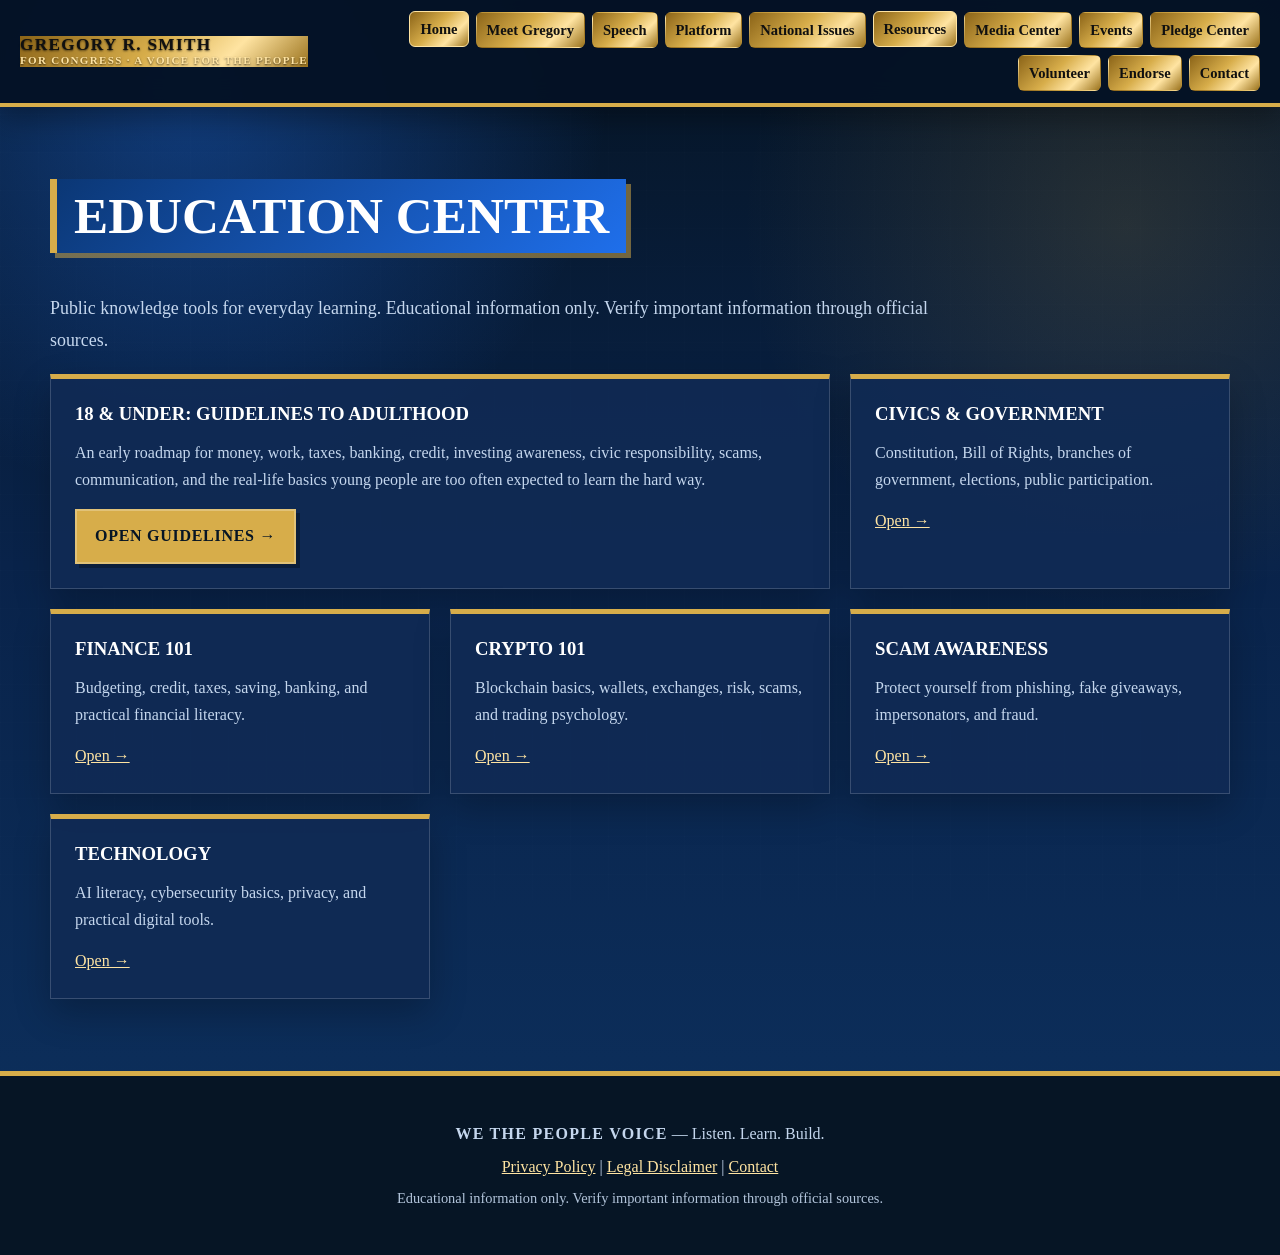
<file: education/index.html>
<!DOCTYPE html>
<html lang="en">
<head>
  <meta charset="UTF-8">
  <meta name="viewport" content="width=device-width, initial-scale=1.0">
  <meta name="description" content="We The People Voice Education Center with civics, guidelines to adulthood, money education, scams, technology, crypto basics, and public learning resources.">
  <title>Education Center | We The People Voice</title>
  <link rel="stylesheet" href="/css/style.css">
</head>
<body>
<header>
  <div class="nav">
    <div class="brand"><a href="/index.html"><span>Gregory R. Smith</span><small>For Congress · We The People Voice</small></a></div>
    <nav class="menu" aria-label="Primary navigation"><a href="/index.html">Home</a><a href="/about.html">Meet Gregory</a><a href="/priorities.html">Platform</a><a href="/resources.html">Resources</a><a href="/mental-health.html">Mental Health</a><a href="/support-team.html">Support Team</a><a href="/education/index.html" aria-current="page">Education</a><a href="/events.html">Events</a><a href="/tour/index.html">Tour</a><a href="/volunteer.html">Volunteer</a><a href="/echo-wall.html">Echo Wall</a><a href="/media.html">Newsroom</a><a href="/contact.html">Contact</a></nav>
  </div>
</header>
<main>
  <section class="section">
    <div class="wrap">
      <h1 class="section-title">Education Center</h1>
      <p class="lead">Public knowledge tools for everyday learning. Educational information only. Verify important information through official sources.</p>
      <div class="grid">
        <div class="card wide"><h3>18 & Under: Guidelines to Adulthood</h3><p>An early roadmap for money, work, taxes, banking, credit, investing awareness, civic responsibility, scams, communication, and the real-life basics young people are too often expected to learn the hard way.</p><a class="btn gold" href="/education/finance-101.html">Open Guidelines →</a></div>
        <div class="card"><h3>Civics & Government</h3><p>Constitution, Bill of Rights, branches of government, elections, public participation.</p><a href="/education/constitution.html">Open →</a></div>
        <div class="card"><h3>Finance 101</h3><p>Budgeting, credit, taxes, saving, banking, and practical financial literacy.</p><a href="/education/finance-101.html">Open →</a></div>
        <div class="card"><h3>Crypto 101</h3><p>Blockchain basics, wallets, exchanges, risk, scams, and trading psychology.</p><a href="/education/crypto-101.html">Open →</a></div>
        <div class="card"><h3>Scam Awareness</h3><p>Protect yourself from phishing, fake giveaways, impersonators, and fraud.</p><a href="/education/scam-awareness.html">Open →</a></div>
        <div class="card"><h3>Technology</h3><p>AI literacy, cybersecurity basics, privacy, and practical digital tools.</p><a href="/education/technology.html">Open →</a></div>
      </div>
    </div>
  </section>
</main>
<footer class="footer">
  <p><strong>We The People Voice</strong> — Listen. Learn. Build.</p>
  <p><a href="/legal/privacy.html">Privacy Policy</a> | <a href="/legal/disclaimer.html">Legal Disclaimer</a> | <a href="/contact.html">Contact</a></p>
  <p class="small">Educational information only. Verify important information through official sources.</p>
</footer>
<script src="/js/main.js"></script>
</body>
</html>
</file>
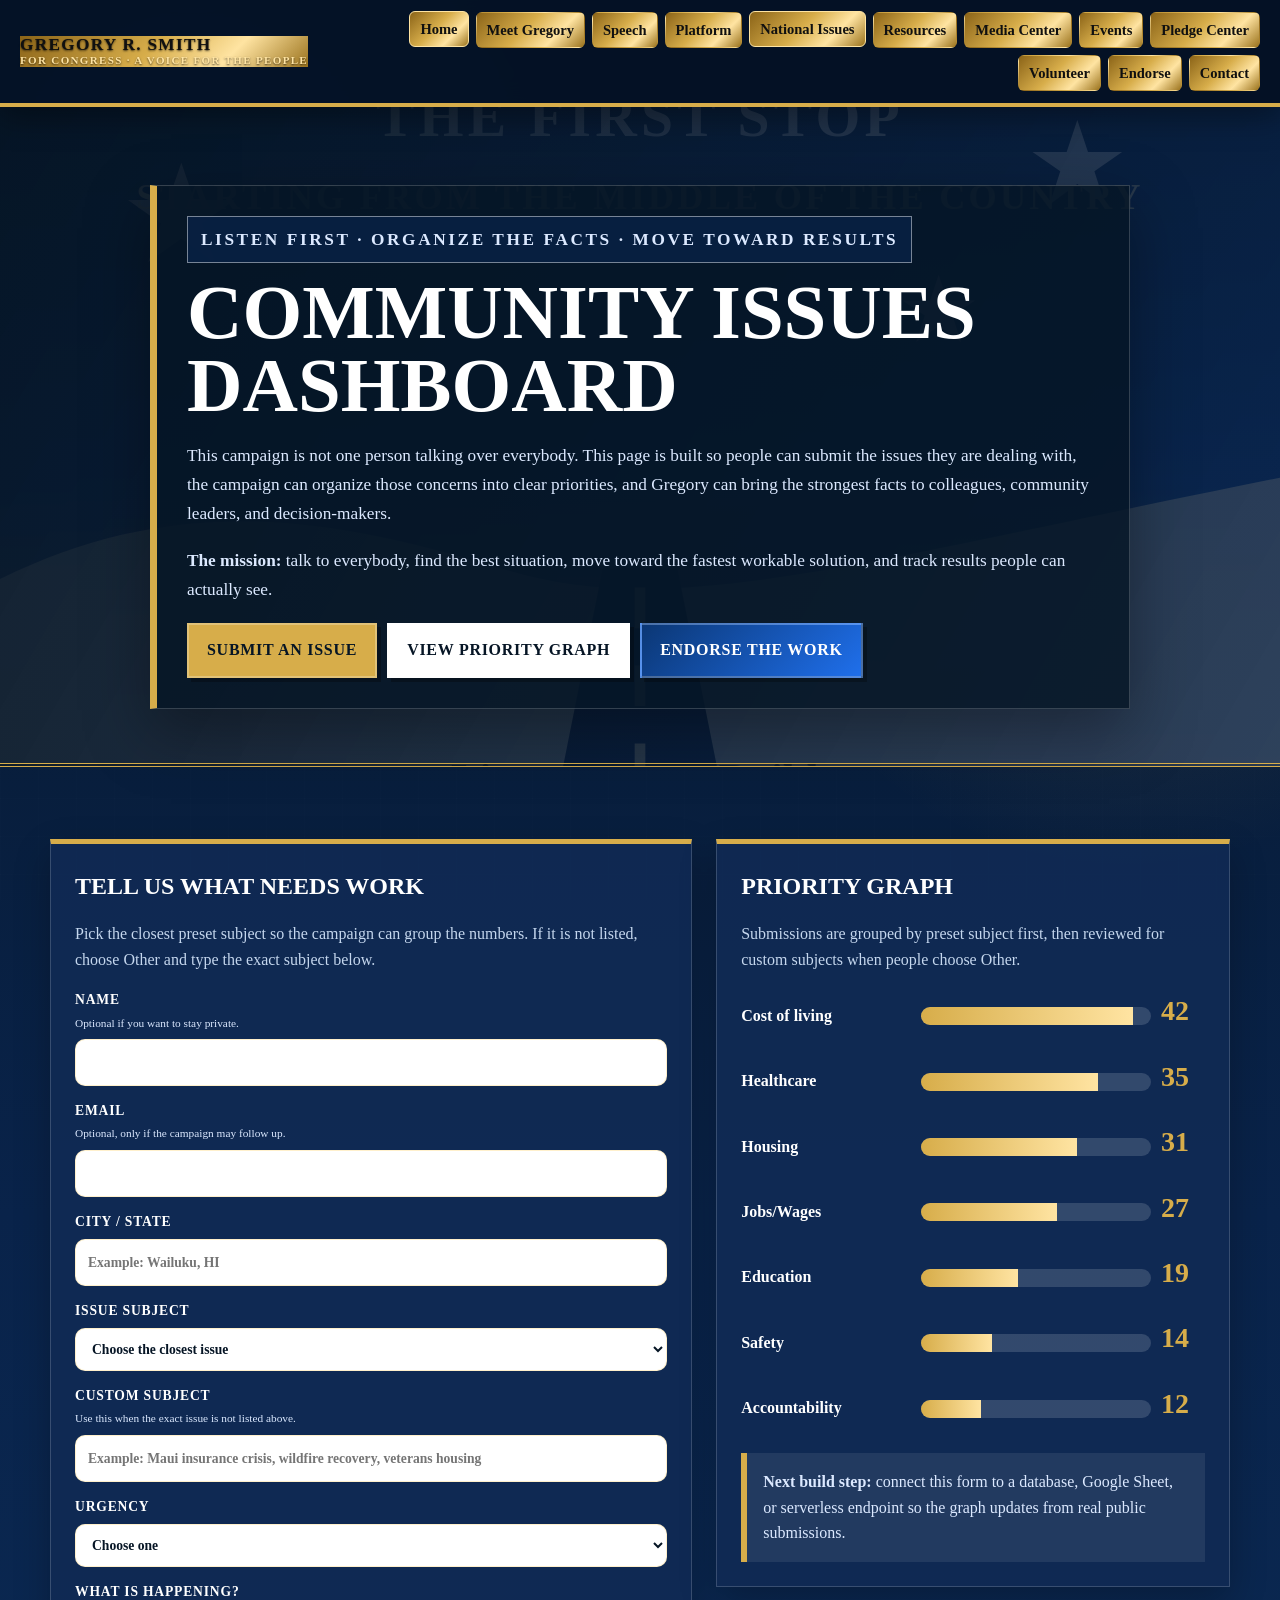
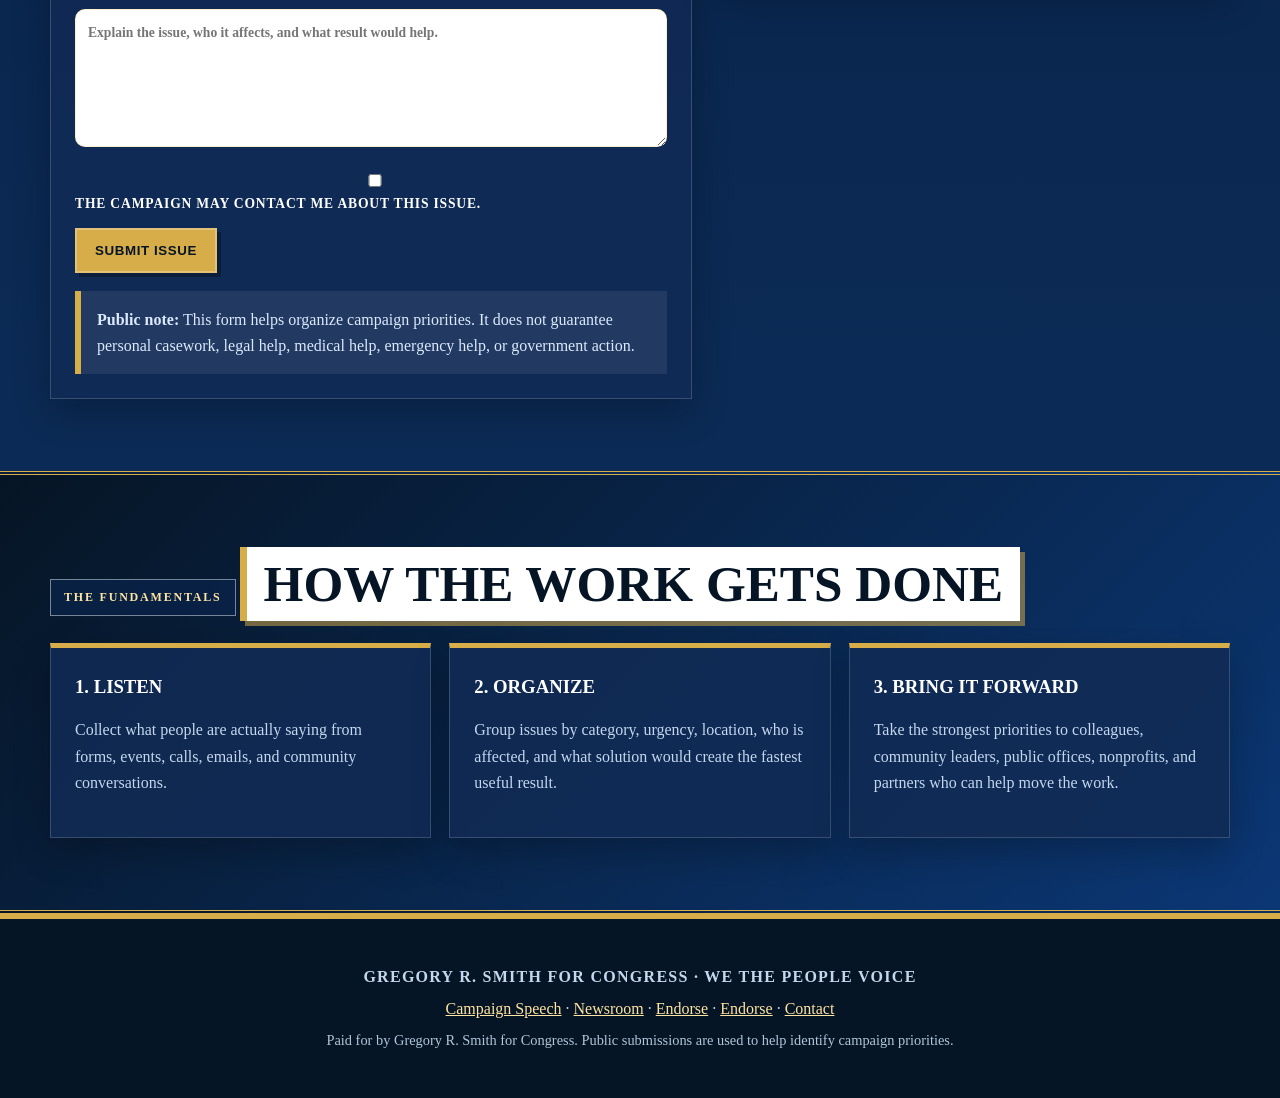
<file: community-issues.html>
<!DOCTYPE html>
<html lang="en">
<head>
  <meta charset="UTF-8">
  <meta name="viewport" content="width=device-width, initial-scale=1.0">
  <meta name="description" content="Community issues input dashboard for Gregory R. Smith for Congress and We The People Voice.">
  <title>Community Issues Dashboard | Gregory R. Smith for Congress</title>
  <link rel="stylesheet" href="/css/style.css">
  <style>
    .issues-hero{padding:78px 0 54px;background:linear-gradient(120deg,rgba(6,21,37,.96),rgba(9,35,74,.84)),url('/assets/images/campaign-road.svg') center/cover no-repeat;border-bottom:4px double var(--gold)}
    .issues-panel{max-width:980px;padding:30px;background:rgba(6,21,37,.82);border:1px solid rgba(255,255,255,.18);border-left:7px solid var(--gold);box-shadow:var(--shadow)}
    .issues-panel h1{margin:0 0 14px;color:#fff;text-transform:uppercase;font-size:clamp(2.45rem,6vw,5rem);line-height:.95}.issues-panel p{color:#dce9ff;line-height:1.7;font-size:1.08rem}
    .issues-grid{display:grid;grid-template-columns:minmax(0,1fr) minmax(320px,.8fr);gap:24px;align-items:start}.issue-form,.priority-card,.fundamental-card{padding:24px;background:rgba(16,43,85,.88);border:1px solid rgba(255,255,255,.17);border-top:5px solid var(--gold);box-shadow:0 14px 34px rgba(0,0,0,.24)}
    .issue-form label{display:block;margin:0 0 14px;color:#fff;font-weight:900;text-transform:uppercase;font-size:.85rem;letter-spacing:.06em}.issue-form input,.issue-form select,.issue-form textarea{width:100%;margin-top:7px;padding:12px;border:1px solid rgba(255,228,162,.55);border-radius:10px;background:#fff;color:#061525;font:inherit}.issue-form textarea{min-height:138px;resize:vertical}.issue-form small{display:block;margin-top:4px;color:#dce9ff;text-transform:none;font-weight:500;letter-spacing:0}.chart-list{display:grid;gap:12px;margin-top:14px}.chart-row{display:grid;grid-template-columns:170px 1fr 44px;gap:10px;align-items:center;color:#fff}.bar{height:18px;border-radius:999px;background:rgba(255,255,255,.15);overflow:hidden}.bar span{display:block;height:100%;background:linear-gradient(90deg,#d7ad4a,#ffe4a2)}.fundamentals{display:grid;grid-template-columns:repeat(3,1fr);gap:18px}.fundamental-card h3,.priority-card h2,.issue-form h2{margin:0 0 10px;color:#fff;text-transform:uppercase}.fundamental-card p,.priority-card p,.issue-form p{color:var(--muted);line-height:1.65}.notice-box{margin-top:18px;padding:16px;border-left:6px solid var(--gold);background:rgba(255,255,255,.08);color:#dce9ff;line-height:1.6}.btn-row{display:flex;flex-wrap:wrap;gap:10px;margin-top:18px}@media(max-width:900px){.issues-grid,.fundamentals{grid-template-columns:1fr}.chart-row{grid-template-columns:130px 1fr 38px}}
  </style>
</head>
<body>
<header>
  <div class="nav">
    <div class="brand"><a href="/index.html"><span>Gregory R. Smith</span><small>For Congress · We The People Voice</small></a></div>
    <nav class="menu" aria-label="Primary navigation"><a href="/index.html">Home</a><a href="/about.html">Meet Gregory</a><a href="/priorities.html">Platform</a><a href="/community-issues.html" aria-current="page">Community Issues</a><a href="/resources.html">Resources</a><a href="/mental-health.html">Mental Health</a><a href="/speech.html">Speech</a><a href="/media.html">Newsroom</a><a href="/volunteer.html">Volunteer</a><a href="/endorsement.html">Endorse</a><a href="/contribution.html">Contribute</a><a href="/contact.html">Contact</a></nav>
  </div>
</header>
<main>
  <section class="issues-hero">
    <div class="wrap issues-panel">
      <p class="eyebrow">Listen First · Organize The Facts · Move Toward Results</p>
      <h1>Community Issues Dashboard</h1>
      <p>This campaign is not one person talking over everybody. This page is built so people can submit the issues they are dealing with, the campaign can organize those concerns into clear priorities, and Gregory can bring the strongest facts to colleagues, community leaders, and decision-makers.</p>
      <p><strong>The mission:</strong> talk to everybody, find the best situation, move toward the fastest workable solution, and track results people can actually see.</p>
      <div class="btn-row"><a class="btn gold" href="#submit-issue">Submit An Issue</a><a class="btn light" href="#priority-graph">View Priority Graph</a><a class="btn" href="/endorsement.html">Endorse The Work</a></div>
    </div>
  </section>

  <section class="section" id="submit-issue">
    <div class="wrap issues-grid">
      <form class="issue-form" name="community-issues" method="post" data-netlify="true">
        <input type="hidden" name="form-name" value="community-issues">
        <h2>Tell Us What Needs Work</h2>
        <p>Pick the closest preset subject so the campaign can group the numbers. If it is not listed, choose Other and type the exact subject below.</p>
        <label>Name <small>Optional if you want to stay private.</small><input type="text" name="name" autocomplete="name"></label>
        <label>Email <small>Optional, only if the campaign may follow up.</small><input type="email" name="email" autocomplete="email"></label>
        <label>City / State <input type="text" name="location" placeholder="Example: Wailuku, HI"></label>
        <label>Issue Subject
          <select name="category" required>
            <option value="">Choose the closest issue</option>
            <optgroup label="Cost of Living & Economy">
              <option>Cost of living</option><option>Groceries and food prices</option><option>Gas and transportation costs</option><option>Utilities and electric bills</option><option>Taxes and fees</option><option>Inflation</option><option>Retirement and Social Security</option>
            </optgroup>
            <optgroup label="Housing">
              <option>Housing affordability</option><option>Rent increases</option><option>Homelessness</option><option>First-time home buying</option><option>Property taxes</option><option>Local development and zoning</option>
            </optgroup>
            <optgroup label="Work, Wages & Business">
              <option>Jobs and wages</option><option>Trade jobs and apprenticeships</option><option>Small business support</option><option>Worker safety</option><option>Union and labor issues</option><option>Childcare affecting work</option>
            </optgroup>
            <optgroup label="Healthcare & Recovery">
              <option>Healthcare access</option><option>Insurance costs</option><option>Prescription costs</option><option>Mental health resources</option><option>Addiction and recovery</option><option>Disability services</option><option>Senior care</option>
            </optgroup>
            <optgroup label="Families, Schools & Youth">
              <option>Education</option><option>School safety</option><option>Youth opportunity</option><option>College and trade school costs</option><option>Financial literacy</option><option>Family court and parental rights</option>
            </optgroup>
            <optgroup label="Public Safety & Government">
              <option>Public safety</option><option>Veterans and first responders</option><option>Government accountability</option><option>Corruption or waste</option><option>Immigration and border issues</option><option>Voting access and election trust</option><option>Infrastructure and roads</option><option>Environment and clean water</option>
            </optgroup>
            <option>Other — type subject below</option>
          </select>
        </label>
        <label>Custom Subject <small>Use this when the exact issue is not listed above.</small><input type="text" name="custom_subject" placeholder="Example: Maui insurance crisis, wildfire recovery, veterans housing"></label>
        <label>Urgency
          <select name="urgency" required><option value="">Choose one</option><option>Immediate</option><option>High</option><option>Medium</option><option>Long-term</option></select>
        </label>
        <label>What is happening? <textarea name="message" required placeholder="Explain the issue, who it affects, and what result would help."></textarea></label>
        <label><input type="checkbox" name="permission_to_contact" value="yes"> The campaign may contact me about this issue.</label>
        <button class="btn gold" type="submit">Submit Issue</button>
        <div class="notice-box"><strong>Public note:</strong> This form helps organize campaign priorities. It does not guarantee personal casework, legal help, medical help, emergency help, or government action.</div>
      </form>

      <aside class="priority-card" id="priority-graph">
        <h2>Priority Graph</h2>
        <p>Submissions are grouped by preset subject first, then reviewed for custom subjects when people choose Other.</p>
        <div class="chart-list" aria-label="Example community priority graph">
          <div class="chart-row"><strong>Cost of living</strong><div class="bar"><span style="width:92%"></span></div><span>42</span></div>
          <div class="chart-row"><strong>Healthcare</strong><div class="bar"><span style="width:77%"></span></div><span>35</span></div>
          <div class="chart-row"><strong>Housing</strong><div class="bar"><span style="width:68%"></span></div><span>31</span></div>
          <div class="chart-row"><strong>Jobs/Wages</strong><div class="bar"><span style="width:59%"></span></div><span>27</span></div>
          <div class="chart-row"><strong>Education</strong><div class="bar"><span style="width:42%"></span></div><span>19</span></div>
          <div class="chart-row"><strong>Safety</strong><div class="bar"><span style="width:31%"></span></div><span>14</span></div>
          <div class="chart-row"><strong>Accountability</strong><div class="bar"><span style="width:26%"></span></div><span>12</span></div>
        </div>
        <div class="notice-box"><strong>Next build step:</strong> connect this form to a database, Google Sheet, or serverless endpoint so the graph updates from real public submissions.</div>
      </aside>
    </div>
  </section>

  <section class="section section-dark">
    <div class="wrap">
      <p class="eyebrow">The Fundamentals</p>
      <h2 class="section-title">How The Work Gets Done</h2>
      <div class="fundamentals">
        <article class="fundamental-card"><h3>1. Listen</h3><p>Collect what people are actually saying from forms, events, calls, emails, and community conversations.</p></article>
        <article class="fundamental-card"><h3>2. Organize</h3><p>Group issues by category, urgency, location, who is affected, and what solution would create the fastest useful result.</p></article>
        <article class="fundamental-card"><h3>3. Bring It Forward</h3><p>Take the strongest priorities to colleagues, community leaders, public offices, nonprofits, and partners who can help move the work.</p></article>
      </div>
    </div>
  </section>
</main>
<footer class="footer">
  <p><strong>Gregory R. Smith for Congress · We The People Voice</strong></p>
  <p><a href="/speech.html">Campaign Speech</a> · <a href="/media.html">Newsroom</a> · <a href="/endorsement.html">Endorse</a> · <a href="/contribution.html">Contribute</a> · <a href="/contact.html">Contact</a></p>
  <p class="small">Paid for by Gregory R. Smith for Congress. Public submissions are used to help identify campaign priorities.</p>
</footer>
<script src="/js/main.js"></script>
</body>
</html>
</file>
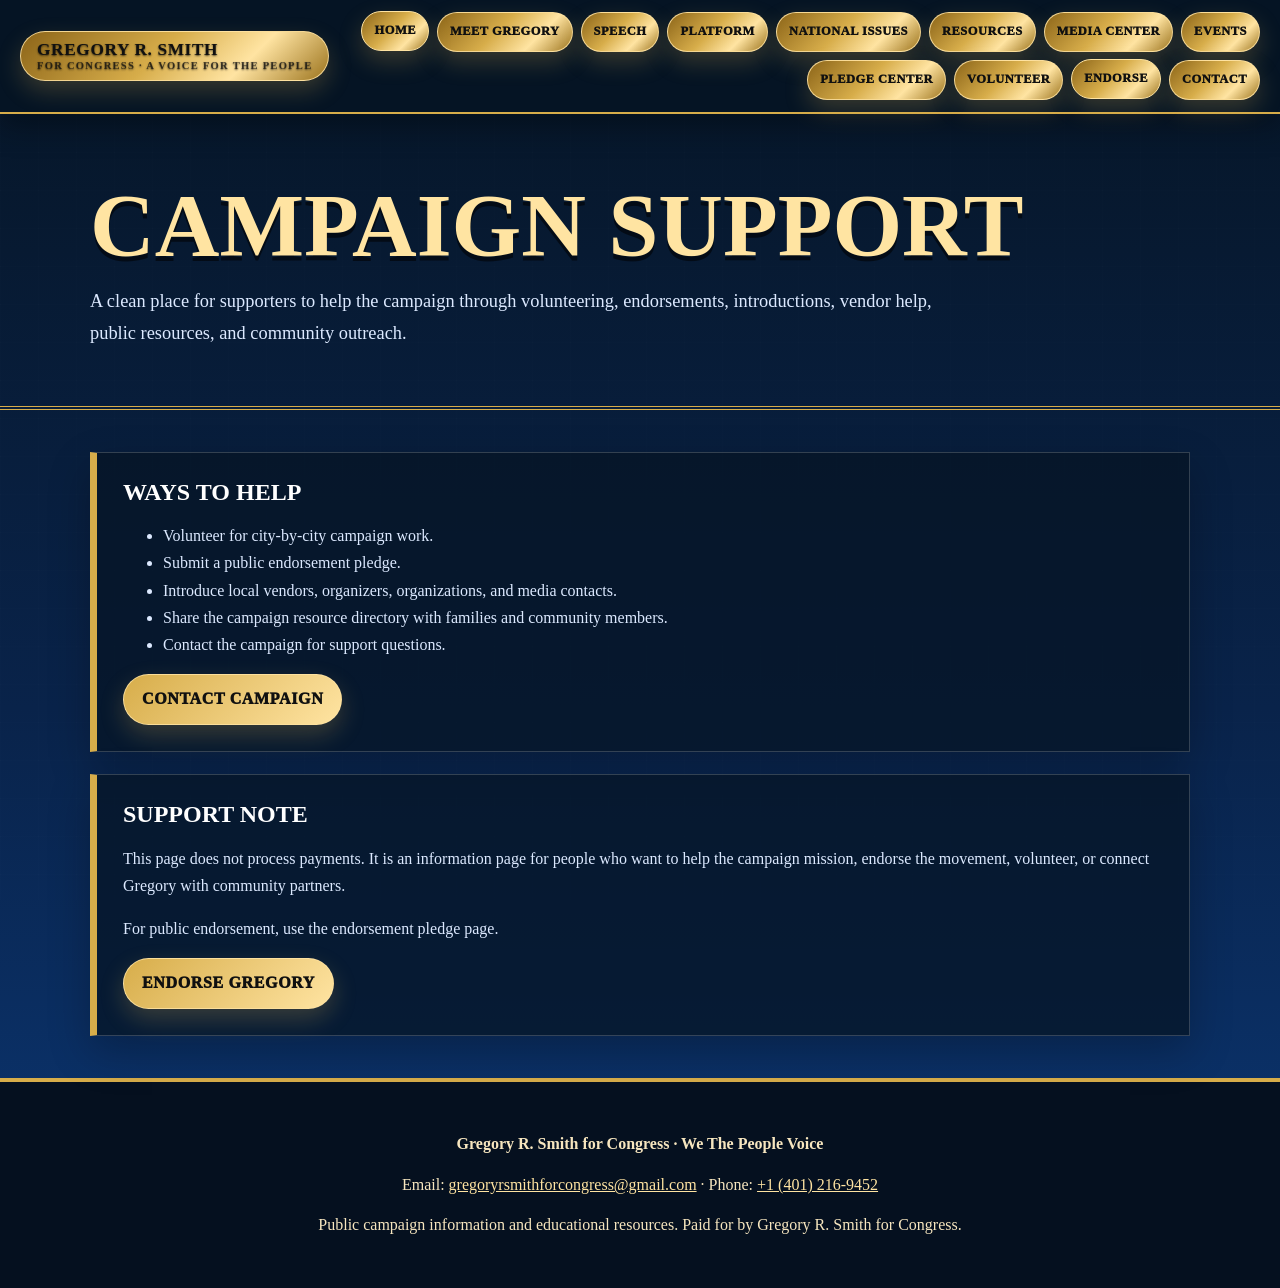
<file: contribution.html>
<!DOCTYPE html>
<html lang="en">
<head>
  <meta charset="UTF-8" />
  <meta name="viewport" content="width=device-width, initial-scale=1.0" />
  <meta name="description" content="Support information for Gregory R. Smith for Congress and the We The People movement." />
  <title>Support Information | Gregory R. Smith for Congress</title>
  <link rel="stylesheet" href="/css/style.css" />
  <style>
    :root{--navy:#061525;--gold:#d7ad4a;--gold2:#ffe4a2;--cream:#fff8e7;--soft:#dce9ff}*{box-sizing:border-box}body{margin:0;background:linear-gradient(180deg,#061525,#09234a 55%,#0b3775);color:var(--cream)}.wrap{width:min(1100px,calc(100% - 32px));margin:0 auto}header{position:sticky;top:0;z-index:50;background:rgba(6,21,37,.94);border-bottom:2px solid var(--gold)}.nav{display:flex;align-items:center;justify-content:space-between;gap:14px;width:min(1240px,calc(100% - 24px));margin:0 auto;padding:12px 0}.brand a,.menu a,.gold-btn{display:inline-flex;align-items:center;justify-content:center;border:1px solid rgba(255,228,162,.86);border-radius:999px;background:linear-gradient(135deg,var(--gold),var(--gold2));color:#101010;text-decoration:none;font-weight:950;letter-spacing:.04em;box-shadow:0 10px 24px rgba(215,173,74,.24)}.brand a{min-height:50px;padding:8px 16px;flex-direction:column;align-items:flex-start;white-space:nowrap}.brand small{font-size:.66rem;text-transform:uppercase;color:rgba(16,16,16,.75)}.menu{display:flex;flex-wrap:wrap;justify-content:flex-end;gap:8px}.menu a{min-height:40px;padding:9px 12px;font-size:.78rem;text-transform:uppercase}.hero{padding:70px 0 38px;border-bottom:4px double var(--gold)}.hero h1{margin:0;text-transform:uppercase;font-size:clamp(2.7rem,7vw,6rem);line-height:.92;color:var(--gold2);text-shadow:0 5px 0 rgba(0,0,0,.55)}.hero p{max-width:860px;color:var(--soft);font-size:1.15rem;line-height:1.75}.grid{display:grid;grid-template-columns:1fr 1fr;gap:22px;padding:42px 0}.card{padding:26px;border:1px solid rgba(255,255,255,.18);border-left:7px solid var(--gold);background:rgba(6,21,37,.74);box-shadow:0 16px 40px rgba(0,0,0,.24)}.card h2{margin:0 0 10px;color:#fff;text-transform:uppercase}.card p,.card li{color:var(--soft);line-height:1.7}.gold-btn{min-height:46px;padding:12px 18px;text-transform:uppercase}.footer-contact{padding:34px 20px;text-align:center;border-top:4px solid var(--gold);background:#05101f;color:#f7e6bf}.footer-contact a{color:var(--gold2)}@media(max-width:900px){.nav{flex-direction:column}.menu{justify-content:center}.grid{grid-template-columns:1fr}.menu a{width:calc(50% - 6px)}}
  </style>
</head>
<body>
  <header><div class="nav"><div class="brand"><a href="/index.html"><span>Gregory R. Smith</span><small>For Congress · We The People Voice</small></a></div><nav class="menu" aria-label="Primary navigation"></nav></div></header>
  <main>
    <section class="hero"><div class="wrap"><h1>Campaign Support</h1><p>A clean place for supporters to help the campaign through volunteering, endorsements, introductions, vendor help, public resources, and community outreach.</p></div></section>
    <section class="wrap grid">
      <div class="card"><h2>Ways to Help</h2><ul><li>Volunteer for city-by-city campaign work.</li><li>Submit a public endorsement pledge.</li><li>Introduce local vendors, organizers, organizations, and media contacts.</li><li>Share the campaign resource directory with families and community members.</li><li>Contact the campaign for support questions.</li></ul><a class="gold-btn" href="mailto:gregoryrsmithforcongress@gmail.com?subject=Campaign%20Support">Contact Campaign</a></div>
      <div class="card"><h2>Support Note</h2><p>This page does not process payments. It is an information page for people who want to help the campaign mission, endorse the movement, volunteer, or connect Gregory with community partners.</p><p>For public endorsement, use the endorsement pledge page.</p><a class="gold-btn" href="/endorsement.html">Endorse Gregory</a></div>
    </section>
  </main>
  <footer class="footer-contact"><p><strong>Gregory R. Smith for Congress · We The People Voice</strong></p><p>Email: <a href="mailto:gregoryrsmithforcongress@gmail.com">gregoryrsmithforcongress@gmail.com</a> · Phone: <a href="tel:+14012169452">+1 (401) 216-9452</a></p><p>Public campaign information and educational resources. Paid for by Gregory R. Smith for Congress.</p></footer>
  <script src="/js/main.js"></script>
</body>
</html>
</file>
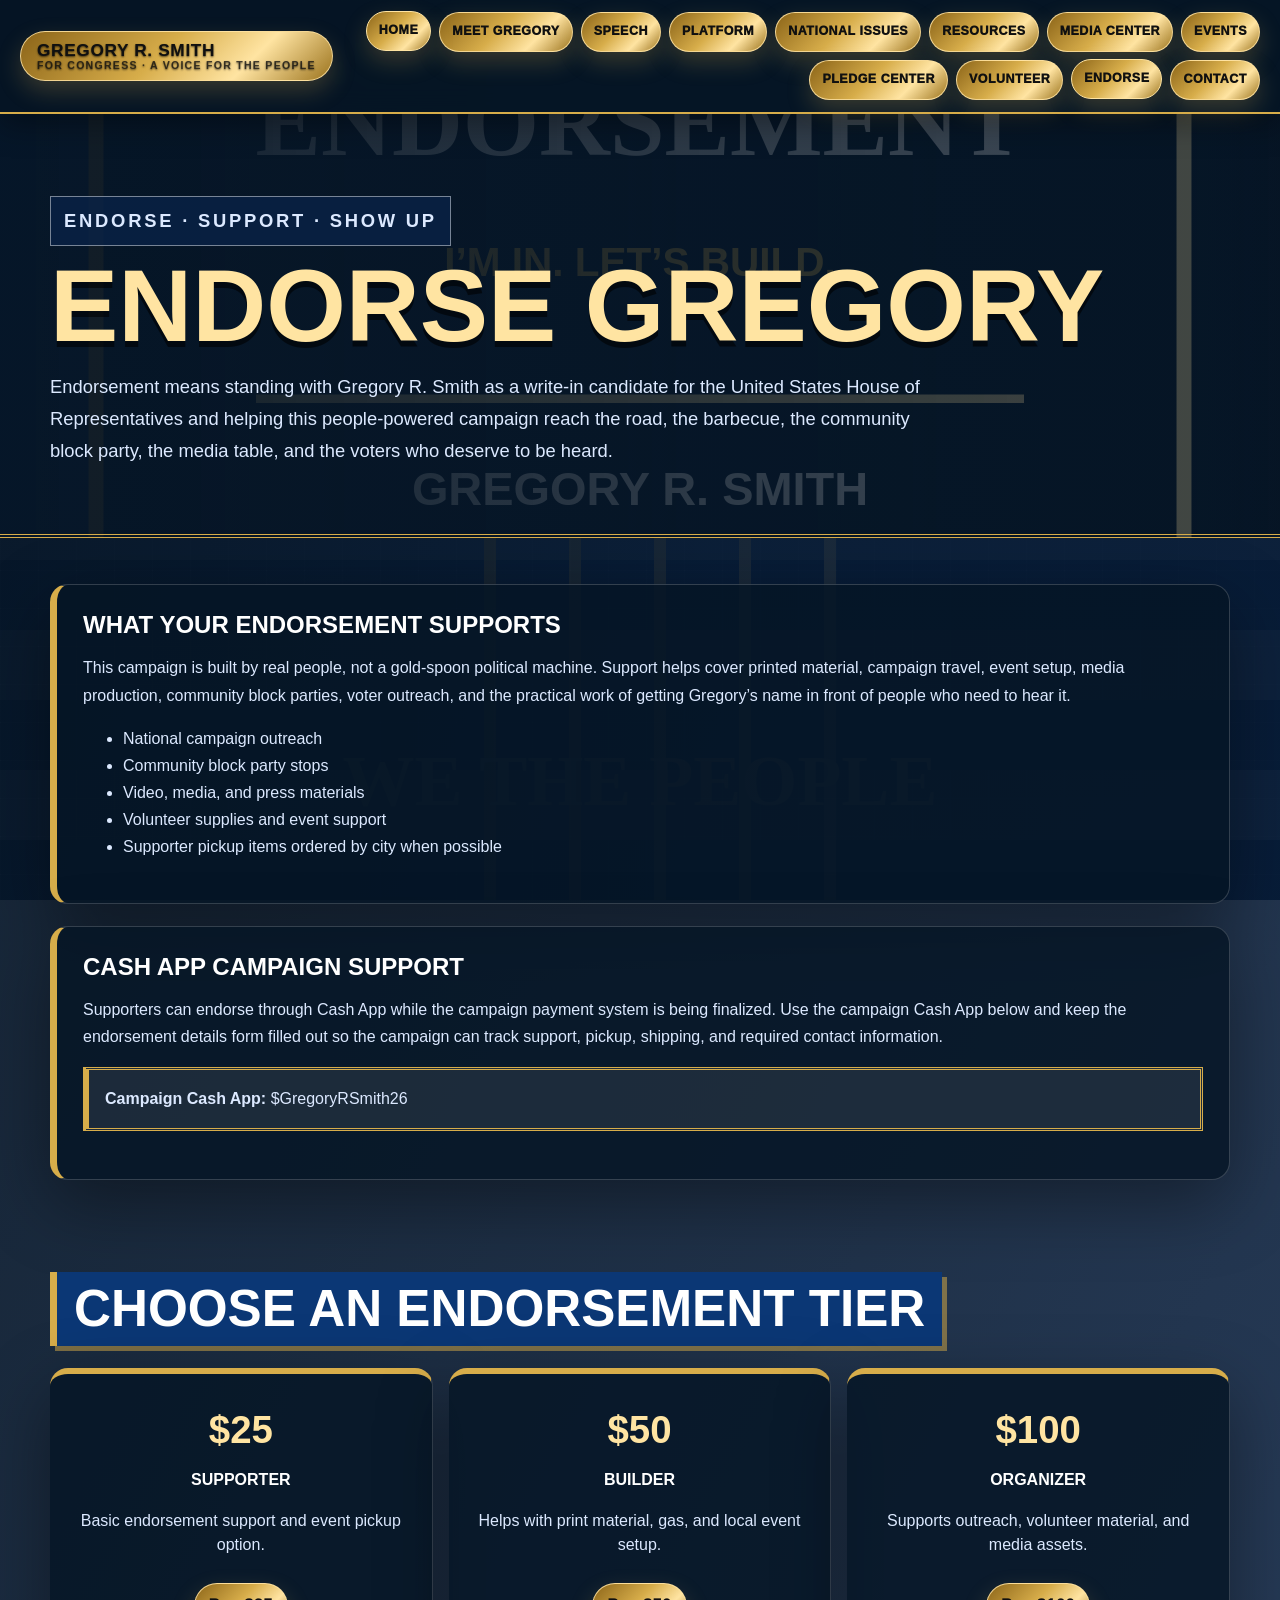
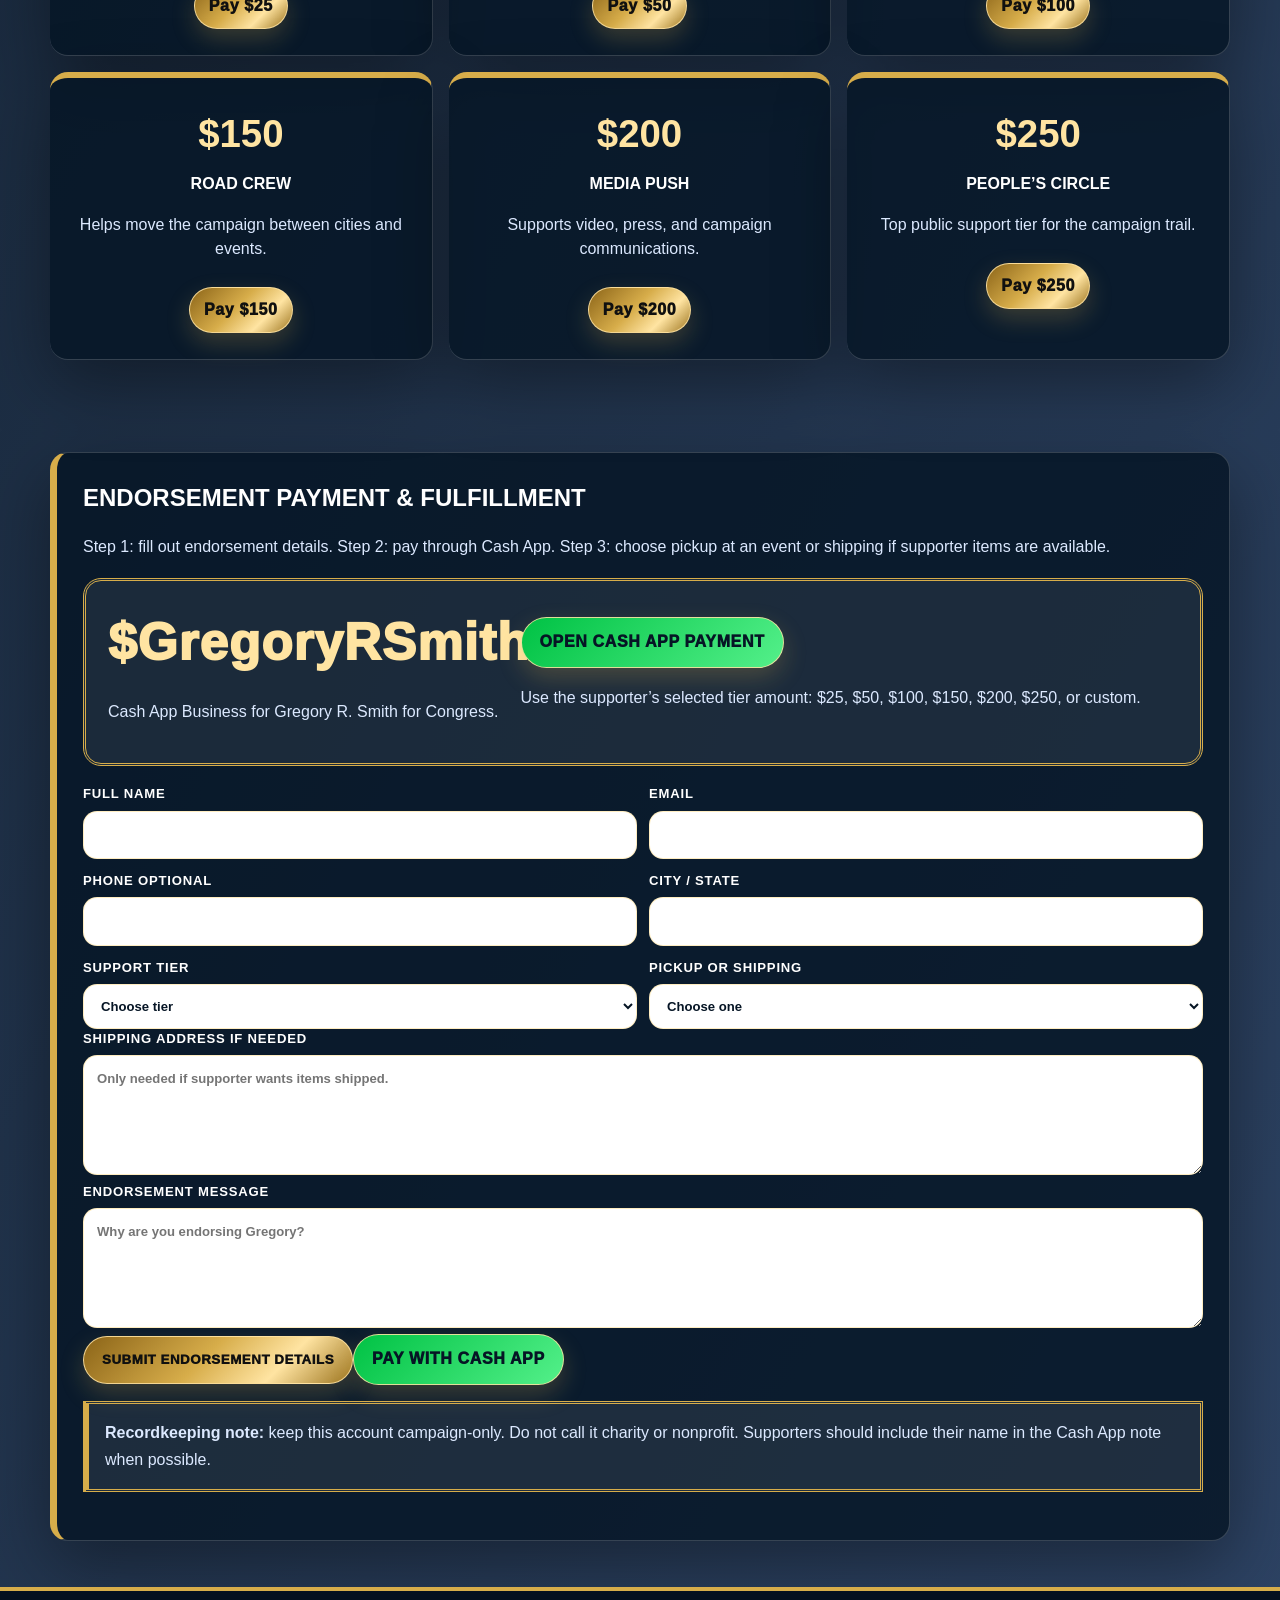
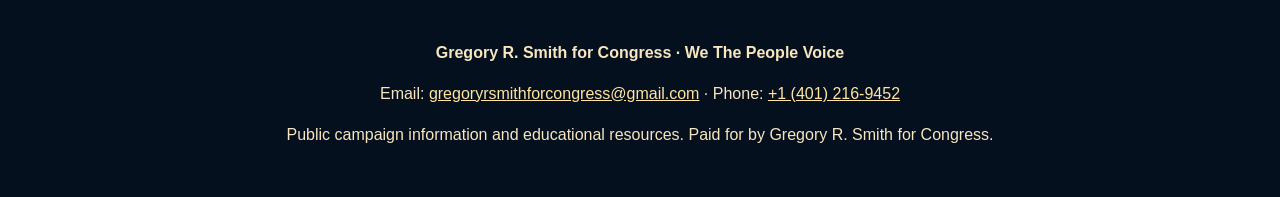
<file: endorsement.html>
<!DOCTYPE html>
<html lang="en">
<head>
  <meta charset="UTF-8" />
  <meta name="viewport" content="width=device-width, initial-scale=1.0" />
  <meta name="description" content="Endorse Gregory R. Smith for Congress with support tiers, Cash App payment, pledge information, pickup, shipping, and campaign contact details." />
  <title>Endorse Gregory R. Smith | We The People</title>
  <link rel="stylesheet" href="/css/style.css" />
  <style>
    :root{--navy:#061525;--blue:#0b3775;--gold:#d7ad4a;--gold2:#ffe4a2;--cream:#fff8e7;--soft:#dce9ff;--red:#b82226;--shadow:0 24px 70px rgba(0,0,0,.38)}*{box-sizing:border-box}body{margin:0;background:linear-gradient(120deg,rgba(6,21,37,.95),rgba(9,35,74,.85)),url('/assets/images/us-capitol-flag-bg.svg') center/cover fixed no-repeat;color:var(--cream);font-family:Arial,Helvetica,sans-serif}.wrap{width:min(1180px,calc(100% - 32px));margin:0 auto}header{position:sticky;top:0;z-index:50;background:rgba(6,21,37,.96);border-bottom:2px solid var(--gold)}.nav{display:flex;align-items:center;justify-content:space-between;gap:14px;width:min(1240px,calc(100% - 24px));margin:0 auto;padding:12px 0}.brand a,.menu a,.tier a,.pay-btn,.cashapp-link{display:inline-flex;align-items:center;justify-content:center;border:1px solid rgba(255,228,162,.86);border-radius:999px;background:linear-gradient(135deg,#8b6418,#d7ad4a 45%,#ffe4a2 72%,#9c741e);color:#101010;text-decoration:none;font-weight:950;letter-spacing:.04em;box-shadow:0 10px 24px rgba(215,173,74,.24)}.brand a{min-height:50px;padding:8px 16px;flex-direction:column;align-items:flex-start;white-space:nowrap}.brand small{font-size:.66rem;text-transform:uppercase;color:rgba(16,16,16,.75)}.menu{display:flex;flex-wrap:wrap;justify-content:flex-end;gap:8px}.menu a{min-height:40px;padding:9px 12px;font-size:.78rem;text-transform:uppercase}.hero{padding:82px 0 48px;border-bottom:4px double var(--gold);background:linear-gradient(90deg,rgba(6,21,37,.96),rgba(6,21,37,.75)),url('/assets/images/peoples-endorsement.svg') center/cover no-repeat}.hero h1{margin:0;text-transform:uppercase;font-size:clamp(3rem,8vw,7rem);line-height:.9;color:var(--gold2);text-shadow:0 6px 0 rgba(0,0,0,.58)}.hero p{max-width:900px;color:var(--soft);font-size:1.15rem;line-height:1.75}.section{padding:46px 0}.grid{display:grid;grid-template-columns:1fr 1fr;gap:22px}.card,.tier,.payment-box{padding:26px;border:1px solid rgba(255,255,255,.18);border-left:7px solid var(--gold);background:rgba(6,21,37,.82);box-shadow:var(--shadow);border-radius:18px}.card h2,.payment-box h2{margin:0 0 10px;color:#fff;text-transform:uppercase}.card p,.card li,.payment-box p{color:var(--soft);line-height:1.7}.tiers{display:grid;grid-template-columns:repeat(3,1fr);gap:16px}.tier{text-align:center;border-left:0;border-top:6px solid var(--gold)}.tier strong{display:block;color:var(--gold2);font-size:2.4rem}.tier span{display:block;color:#fff;font-weight:900;text-transform:uppercase;margin:8px 0}.tier p{color:var(--soft);line-height:1.5}.tier a{min-height:42px;padding:10px 14px;margin-top:10px}.form-grid{display:grid;grid-template-columns:1fr 1fr;gap:12px}label{display:block;color:#fff;font-weight:900;text-transform:uppercase;font-size:.82rem;letter-spacing:.06em}input,select,textarea{width:100%;margin-top:6px;padding:13px;border:1px solid rgba(255,228,162,.66);border-radius:14px;background:#fff;color:#061525;font:inherit}textarea{min-height:120px}.pay-btn,.cashapp-link{width:max-content;min-height:48px;padding:12px 18px;text-transform:uppercase;cursor:pointer}.cashapp-panel{display:grid;grid-template-columns:minmax(240px,.75fr) minmax(0,1.25fr);gap:18px;align-items:center;margin:18px 0;padding:22px;border:3px double var(--gold);border-radius:18px;background:rgba(255,255,255,.07)}.cashapp-tag{font-size:clamp(1.8rem,4vw,3.2rem);font-weight:1000;color:var(--gold2);letter-spacing:.02em}.cashapp-link{background:linear-gradient(135deg,#00c244,#54f08a)!important;color:#061525!important}.notice{margin-top:16px;padding:16px;border-left:6px solid var(--gold);background:rgba(255,255,255,.08);color:#dce9ff;line-height:1.65}.footer-contact{padding:34px 20px;text-align:center;border-top:4px solid var(--gold);background:#05101f;color:#f7e6bf}.footer-contact a{color:var(--gold2)}@media(max-width:900px){.nav{flex-direction:column}.menu{justify-content:center}.grid,.tiers,.form-grid,.cashapp-panel{grid-template-columns:1fr}.menu a{width:calc(50% - 6px)}}
  </style>
</head>
<body>
  <header><div class="nav"><div class="brand"><a href="/index.html"><span>Gregory R. Smith</span><small>For Congress · A Voice For The People</small></a></div><nav class="menu" aria-label="Primary navigation"></nav></div></header>
  <main>
    <section class="hero"><div class="wrap"><p class="eyebrow">Endorse · Support · Show Up</p><h1>Endorse Gregory</h1><p>Endorsement means standing with Gregory R. Smith as a write-in candidate for the United States House of Representatives and helping this people-powered campaign reach the road, the barbecue, the community block party, the media table, and the voters who deserve to be heard.</p></div></section>

    <section class="section"><div class="wrap grid"><div class="card"><h2>What Your Endorsement Supports</h2><p>This campaign is built by real people, not a gold-spoon political machine. Support helps cover printed material, campaign travel, event setup, media production, community block parties, voter outreach, and the practical work of getting Gregory’s name in front of people who need to hear it.</p><ul><li>National campaign outreach</li><li>Community block party stops</li><li>Video, media, and press materials</li><li>Volunteer supplies and event support</li><li>Supporter pickup items ordered by city when possible</li></ul></div><div class="card"><h2>Cash App Campaign Support</h2><p>Supporters can endorse through Cash App while the campaign payment system is being finalized. Use the campaign Cash App below and keep the endorsement details form filled out so the campaign can track support, pickup, shipping, and required contact information.</p><div class="notice"><strong>Campaign Cash App:</strong> $GregoryRSmith26</div></div></div></section>

    <section class="section"><div class="wrap"><h2 class="section-title">Choose An Endorsement Tier</h2><div class="tiers"><article class="tier"><strong>$25</strong><span>Supporter</span><p>Basic endorsement support and event pickup option.</p><a href="https://cash.app/$GregoryRSmith26">Pay $25</a></article><article class="tier"><strong>$50</strong><span>Builder</span><p>Helps with print material, gas, and local event setup.</p><a href="https://cash.app/$GregoryRSmith26">Pay $50</a></article><article class="tier"><strong>$100</strong><span>Organizer</span><p>Supports outreach, volunteer material, and media assets.</p><a href="https://cash.app/$GregoryRSmith26">Pay $100</a></article><article class="tier"><strong>$150</strong><span>Road Crew</span><p>Helps move the campaign between cities and events.</p><a href="https://cash.app/$GregoryRSmith26">Pay $150</a></article><article class="tier"><strong>$200</strong><span>Media Push</span><p>Supports video, press, and campaign communications.</p><a href="https://cash.app/$GregoryRSmith26">Pay $200</a></article><article class="tier"><strong>$250</strong><span>People’s Circle</span><p>Top public support tier for the campaign trail.</p><a href="https://cash.app/$GregoryRSmith26">Pay $250</a></article></div></div></section>

    <section class="section" id="payment"><div class="wrap payment-box"><h2>Endorsement Payment & Fulfillment</h2><p>Step 1: fill out endorsement details. Step 2: pay through Cash App. Step 3: choose pickup at an event or shipping if supporter items are available.</p><div class="cashapp-panel"><div><div class="cashapp-tag">$GregoryRSmith26</div><p>Cash App Business for Gregory R. Smith for Congress.</p></div><div><a class="cashapp-link" href="https://cash.app/$GregoryRSmith26">Open Cash App Payment</a><p>Use the supporter’s selected tier amount: $25, $50, $100, $150, $200, $250, or custom.</p></div></div><form name="endorsement-support" method="post" data-netlify="true"><input type="hidden" name="form-name" value="endorsement-support"><div class="form-grid"><label>Full Name<input name="name" required autocomplete="name"></label><label>Email<input name="email" type="email" required autocomplete="email"></label><label>Phone Optional<input name="phone" type="tel" autocomplete="tel"></label><label>City / State<input name="location" required></label><label>Support Tier<select name="tier" required><option value="">Choose tier</option><option>$25 Supporter</option><option>$50 Builder</option><option>$100 Organizer</option><option>$150 Road Crew</option><option>$200 Media Push</option><option>$250 People’s Circle</option><option>Custom Amount</option></select></label><label>Pickup Or Shipping<select name="fulfillment" required><option value="">Choose one</option><option>Pickup at event</option><option>Ship to me</option><option>No item needed</option></select></label></div><label>Shipping Address If Needed<textarea name="shipping_address" placeholder="Only needed if supporter wants items shipped."></textarea></label><label>Endorsement Message<textarea name="message" placeholder="Why are you endorsing Gregory?"></textarea></label><button class="pay-btn" type="submit">Submit Endorsement Details</button><a class="cashapp-link" href="https://cash.app/$GregoryRSmith26">Pay With Cash App</a></form><div class="notice"><strong>Recordkeeping note:</strong> keep this account campaign-only. Do not call it charity or nonprofit. Supporters should include their name in the Cash App note when possible.</div></div></section>
  </main>
  <footer class="footer-contact"><p><strong>Gregory R. Smith for Congress · We The People Voice</strong></p><p>Email: <a href="mailto:gregoryrsmithforcongress@gmail.com">gregoryrsmithforcongress@gmail.com</a> · Phone: <a href="tel:+14012169452">+1 (401) 216-9452</a></p><p>Public campaign information and educational resources. Paid for by Gregory R. Smith for Congress.</p></footer>
  <script src="/js/main.js"></script>
</body>
</html>
</file>
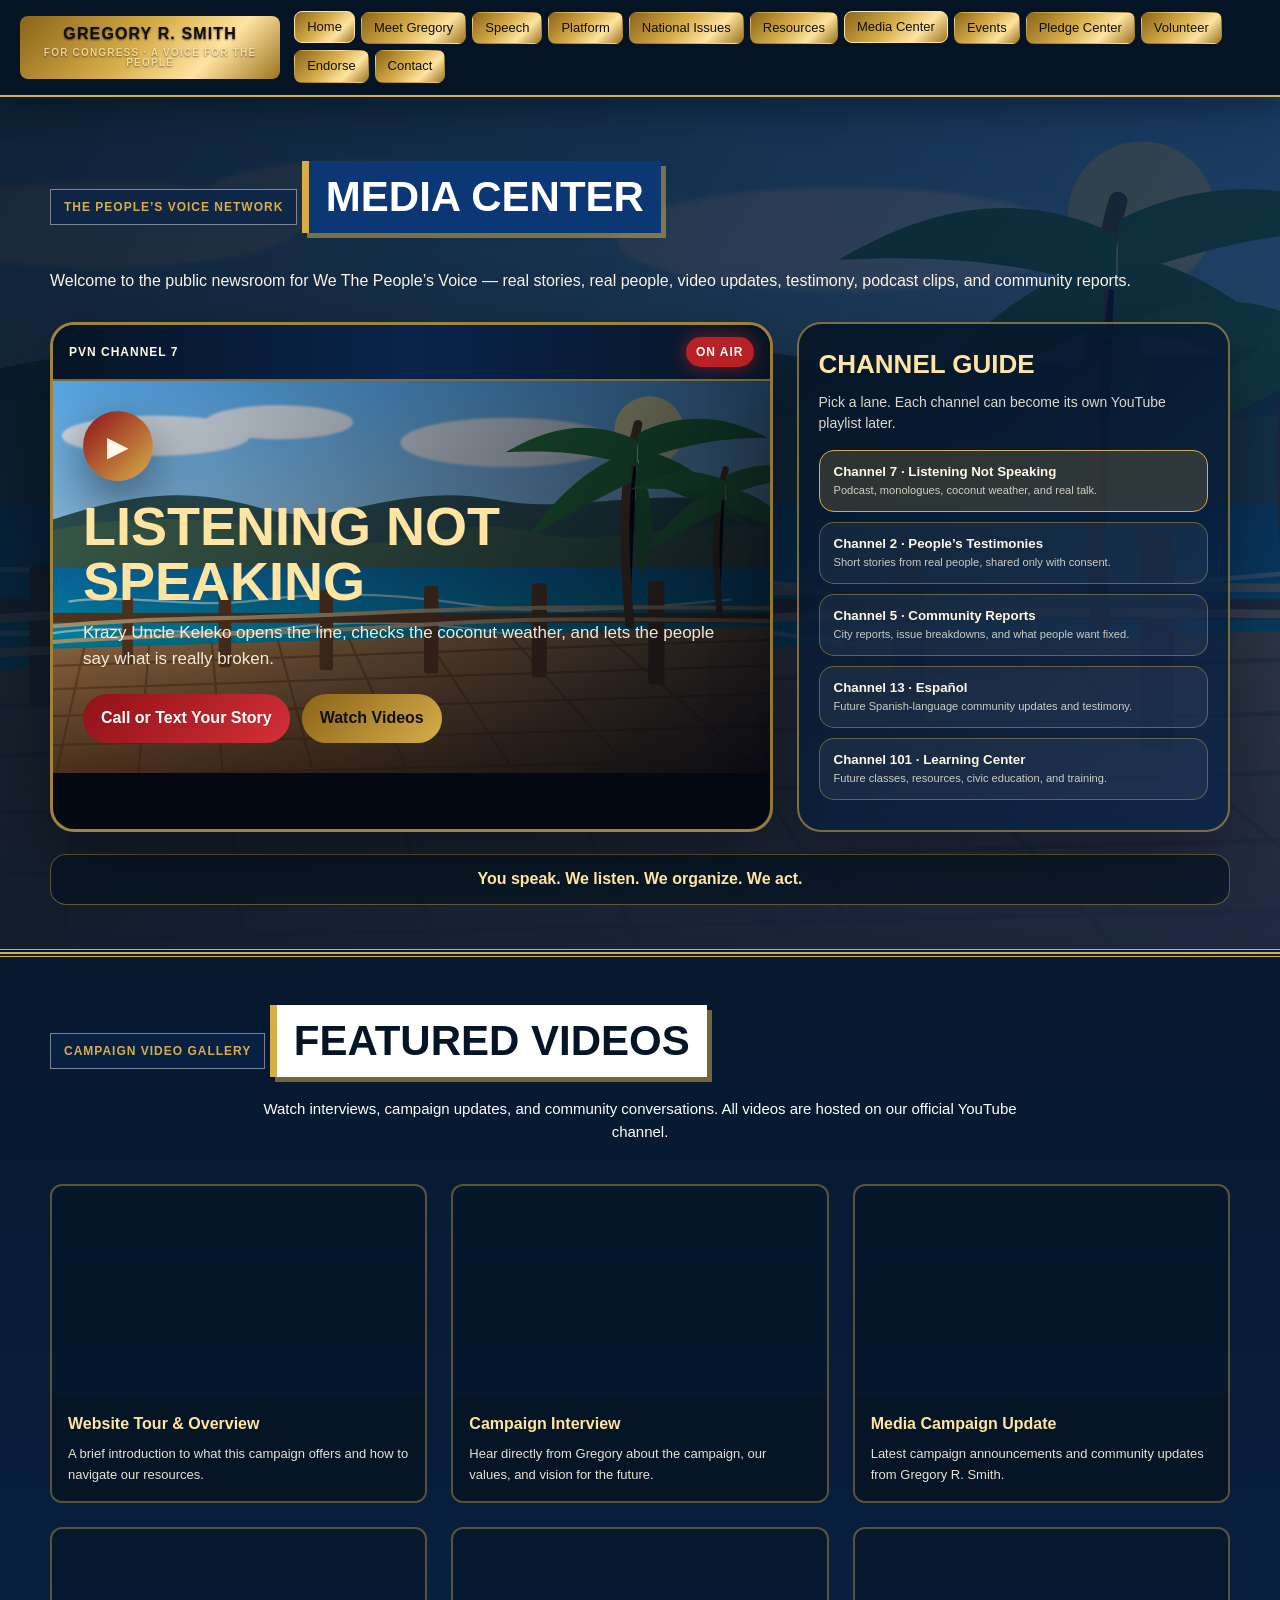
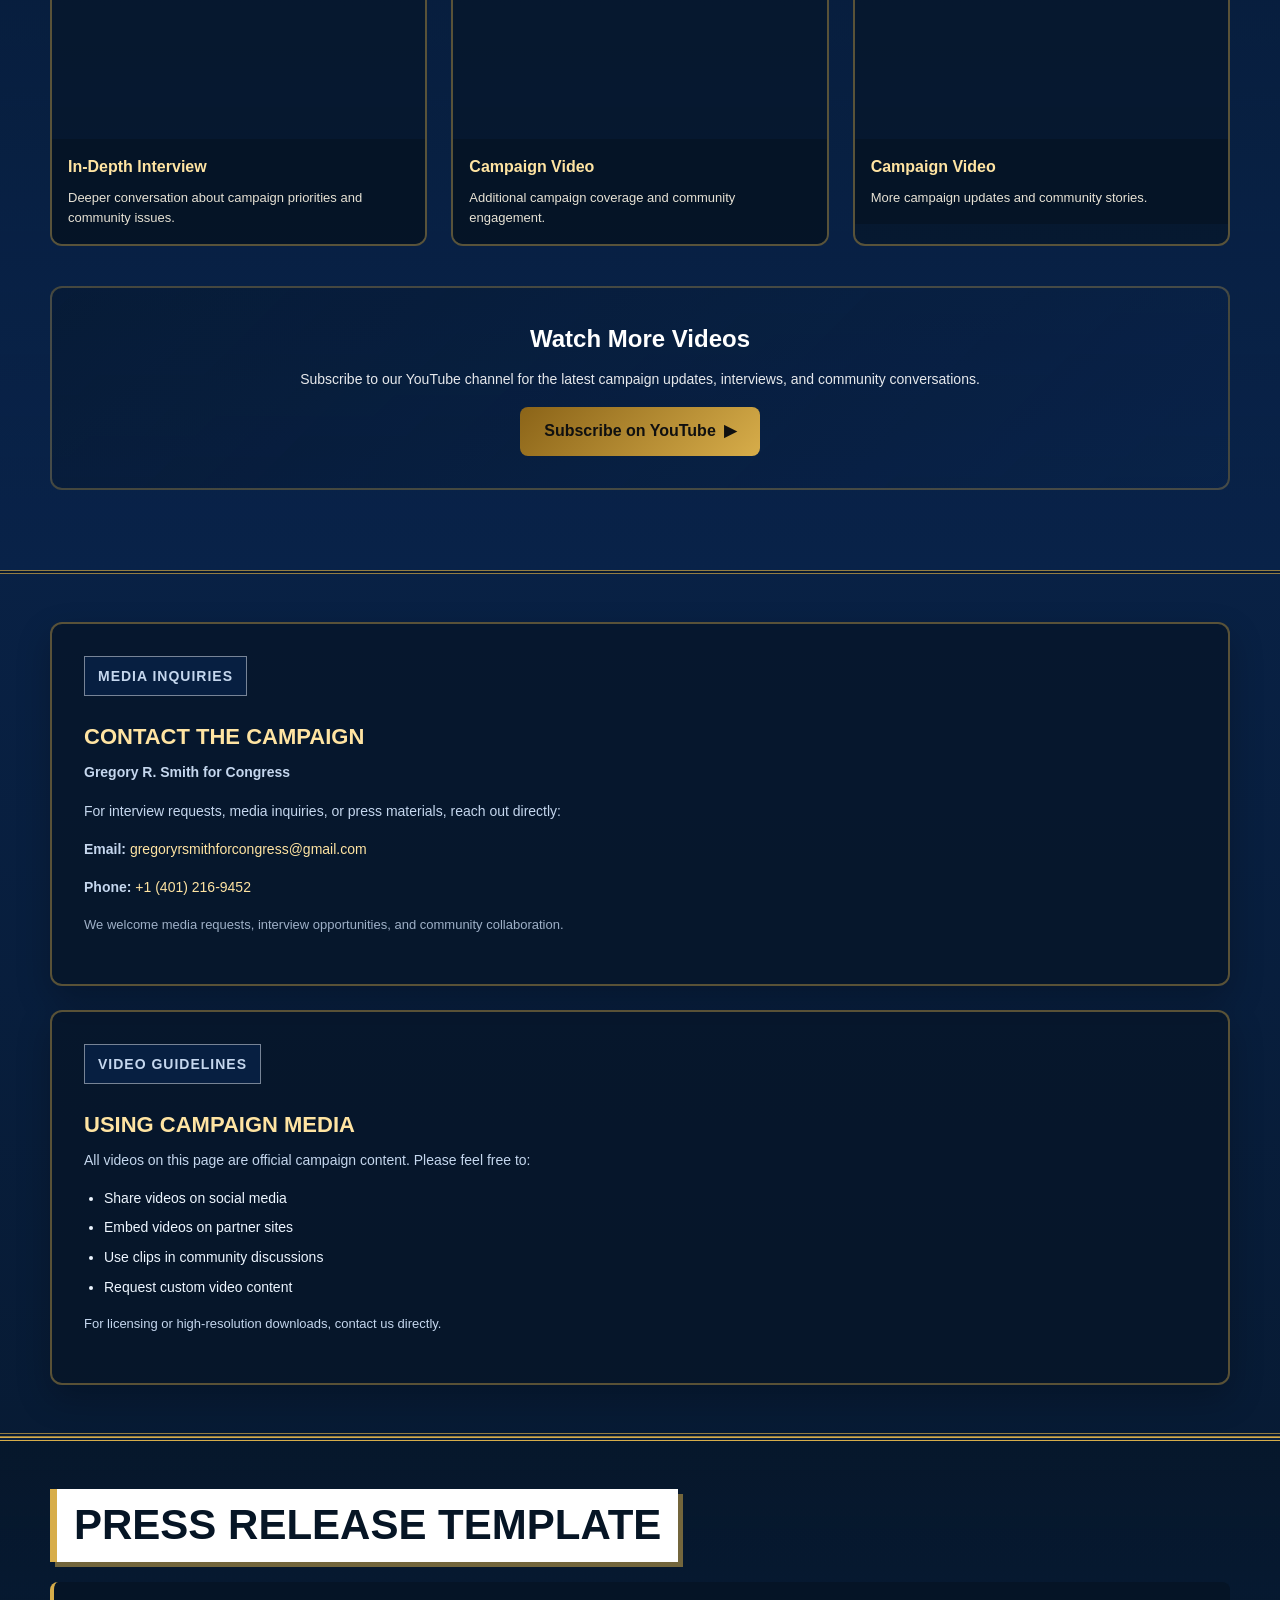
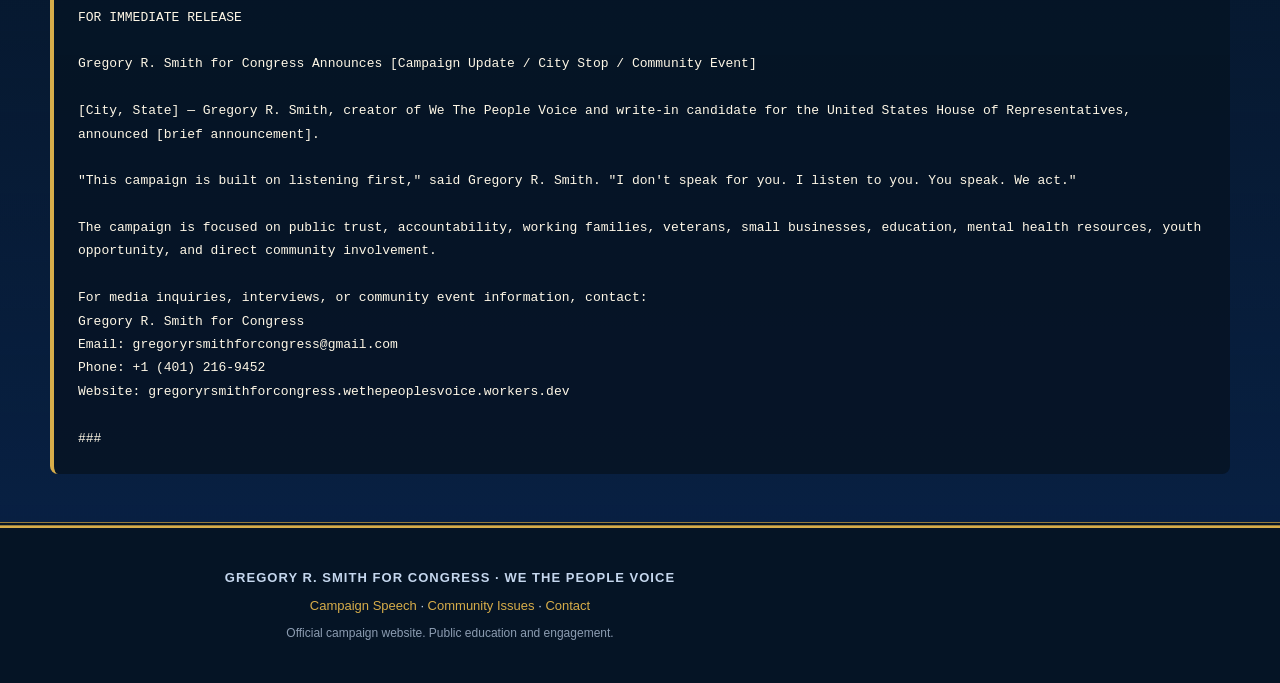
<file: media.html>
<!DOCTYPE html>
<html lang="en">
<head>
  <meta charset="UTF-8" />
  <meta name="viewport" content="width=device-width, initial-scale=1.0" />
  <meta name="description" content="Gregory R. Smith campaign media center with interview videos, campaign footage, and press materials from YouTube.">
  <title>Media Center | Gregory R. Smith for Congress</title>
  <link rel="stylesheet" href="/css/style.css" />
  <style>
    :root{--navy:#061525;--navy2:#09234a;--blue:#0b3775;--gold:#d7ad4a;--gold2:#ffe4a2;--cream:#fff8e7;--soft:#dce9ff;--red:#b82226;--shadow:0 24px 70px rgba(0,0,0,.38)}
    *{box-sizing:border-box}
    body{margin:0;background:linear-gradient(180deg,#061525,#09234a 48%,#061525);color:var(--cream);font-family:Arial,Helvetica,sans-serif}
    .wrap{width:min(1180px,calc(100% - 32px));margin:0 auto}
    header{position:sticky;top:0;z-index:50;background:rgba(6,21,37,.96);border-bottom:2px solid var(--gold);box-shadow:0 12px 32px rgba(0,0,0,.32)}
    .nav{display:flex;align-items:center;justify-content:space-between;gap:14px;width:min(1240px,calc(100% - 24px));margin:0 auto;padding:12px 0}.brand a,.menu a,.btn{display:inline-flex;align-items:center;justify-content:center;gap:6px;padding:10px 14px;border-radius:8px;text-decoration:none;font-weight:500;font-size:14px;transition:all .2s}.brand a{flex-direction:column;text-align:center}.brand span{display:block;font-size:16px;font-weight:700;line-height:1}.brand small{display:block;font-size:10px;opacity:.8}.menu{display:flex;gap:6px;flex-wrap:wrap;justify-content:flex-start;align-items:center}.menu a{padding:8px 12px;font-size:13px}.btn{padding:10px 18px;font-size:14px;border:none;cursor:pointer;background:linear-gradient(135deg,#8b6418,#d7ad4a);color:#101010;font-weight:600}.btn:hover{transform:translateY(-2px);box-shadow:0 8px 20px rgba(215,173,74,.4)}.btn.red{background:linear-gradient(135deg,#8f1117,#b82226)}.news-hero{padding:64px 0 44px;background:linear-gradient(120deg,rgba(6,21,37,.92),rgba(9,35,74,.78)),url('/assets/images/maui-boardwalk-video-bg.svg') center/cover no-repeat;border-bottom:4px double var(--gold)}.news-hero-panel{text-align:center}.eyebrow{font-size:12px;text-transform:uppercase;letter-spacing:1px;color:var(--gold);font-weight:700;margin:0 0 12px}.section-title{font-size:42px;font-weight:700;margin:0 0 20px;line-height:1.2}.hero-actions{display:flex;gap:12px;flex-wrap:wrap;justify-content:center;margin-top:24px}.section{padding:48px 0;border-bottom:4px double rgba(215,173,74,.68)}.section-dark{background:linear-gradient(180deg,rgba(6,21,37,.55),rgba(9,35,74,.78))}.video-grid{display:grid;grid-template-columns:repeat(auto-fit,minmax(320px,1fr));gap:24px;margin:40px 0}.video-card{background:rgba(6,21,37,.6);border:2px solid rgba(215,173,74,.4);border-radius:12px;overflow:hidden;transition:all .3s}.video-card:hover{border-color:var(--gold);box-shadow:0 12px 40px rgba(215,173,74,.25);transform:translateY(-4px)}.video-wrapper{position:relative;width:100%;padding-bottom:56.25%}.video-wrapper iframe{position:absolute;top:0;left:0;width:100%;height:100%;border:none}.video-meta{padding:16px;background:rgba(6,21,37,.8)}.video-meta h3{margin:0 0 8px;font-size:16px;font-weight:600;color:var(--gold2)}.video-meta p{margin:0;font-size:13px;color:var(--cream);opacity:.9}.tube-section{background:linear-gradient(135deg,rgba(6,21,37,.4),rgba(9,35,74,.5));padding:32px;border-radius:12px;border:2px solid rgba(215,173,74,.3);text-align:center;margin:32px 0}.tube-section h3{margin:0 0 12px;font-size:24px;font-weight:700}.tube-section p{margin:0 0 16px;font-size:14px;opacity:.9}.tube-link{display:inline-flex;align-items:center;gap:8px;padding:12px 24px;background:linear-gradient(135deg,#8b6418,#d7ad4a);color:#101010;text-decoration:none;border-radius:8px;font-weight:600;transition:all .3s}.tube-link:hover{transform:translateY(-2px);box-shadow:0 8px 24px rgba(215,173,74,.4)}.release-grid{display:grid;grid-template-columns:1fr 1fr;gap:24px}.card{background:rgba(6,21,37,.7);padding:32px;border:2px solid rgba(215,173,74,.4);border-radius:12px}.card h2{font-size:22px;font-weight:700;margin:12px 0;color:var(--gold2)}.card p{margin:0 0 16px;font-size:14px;line-height:1.6}.card ul{margin:16px 0;padding-left:20px}.card li{margin:8px 0;font-size:14px}.press-template{background:rgba(6,21,37,.9);padding:24px;border-radius:8px;border-left:4px solid var(--gold);font-family:'Courier New',monospace;font-size:13px;line-height:1.8;color:var(--cream);overflow-x:auto;white-space:pre-wrap;word-break:break-word}.footer{background:rgba(6,21,37,.95);border-top:2px solid var(--gold);padding:32px 0;text-align:center;font-size:13px}.footer p{margin:8px 0}.footer a{color:var(--gold);text-decoration:none}.footer a:hover{text-decoration:underline}
    @media(max-width:900px){.nav{flex-direction:column}.menu{justify-content:center}.menu a{width:calc(50% - 6px)}.video-grid{grid-template-columns:1fr}.release-grid{grid-template-columns:1fr}.section-title{font-size:32px}}
    @media(max-width:640px){.wrap{width:calc(100% - 16px)}.nav{flex-direction:column;gap:8px}.brand a{font-size:14px}.menu{gap:4px}.menu a{width:calc(50% - 2px);font-size:12px;padding:8px}.btn{width:100%;font-size:13px}.hero-actions{flex-direction:column;gap:8px}.hero-actions .btn{width:100%}.news-hero{padding:32px 0 24px}.section-title{font-size:24px}.card{padding:16px}.tube-section{padding:16px}.video-grid{gap:16px}}
  </style>
</head>
<body>
<header>
  <div class="nav">
    <div class="brand"><a href="/index.html"><span>Gregory R. Smith</span><small>For Congress · We The People Voice</small></a></div>
    <nav class="menu" aria-label="Primary navigation"><a href="/index.html">Home</a><a href="/about.html">Meet Gregory</a><a href="/priorities.html">Platform</a><a href="/community-issues.html">Community Issues</a><a href="/resources.html">Resources</a><a href="/contact.html">Contact</a></nav>
  </div>
</header>
<main>  
  <section class="news-hero" id="pvn-network">
  <style>
    .pvn-wrap {
      width: min(1180px, calc(100% - 32px));
      margin: 0 auto;
    }

    .pvn-stage {
      display: grid;
      grid-template-columns: 1.25fr 0.75fr;
      gap: 24px;
      align-items: stretch;
      margin-top: 28px;
    }

    .pvn-tv {
      border: 3px solid rgba(215,173,74,.75);
      border-radius: 24px;
      background: #030812;
      box-shadow: 0 28px 80px rgba(0,0,0,.48);
      overflow: hidden;
    }

    .pvn-tv-top {
      display: flex;
      justify-content: space-between;
      align-items: center;
      padding: 12px 16px;
      background: linear-gradient(90deg,#061525,#09234a,#061525);
      border-bottom: 2px solid rgba(215,173,74,.55);
      font-size: 12px;
      letter-spacing: 1px;
      text-transform: uppercase;
      font-weight: 800;
    }

    .pvn-live {
      color: #fff;
      background: #b82226;
      border-radius: 999px;
      padding: 6px 10px;
      box-shadow: 0 0 18px rgba(184,34,38,.65);
    }

    .pvn-screen {
      min-height: 390px;
      display: grid;
      place-items: end start;
      padding: 30px;
      background:
        linear-gradient(120deg,rgba(3,8,18,.12),rgba(3,8,18,.92)),
        url('/assets/images/maui-boardwalk-video-bg.svg') center/cover no-repeat;
    }

    .pvn-play {
      width: 70px;
      height: 70px;
      border-radius: 999px;
      display: grid;
      place-items: center;
      background: linear-gradient(135deg,#8f1117,#d7ad4a);
      color: #fff8e7;
      font-size: 28px;
      box-shadow: 0 18px 48px rgba(0,0,0,.45);
      margin-bottom: 18px;
    }

    .pvn-screen h1 {
      margin: 0 0 10px;
      color: #ffe4a2;
      font-size: clamp(30px,4.5vw,54px);
      line-height: 1.02;
      text-transform: uppercase;
    }

    .pvn-screen p {
      max-width: 760px;
      margin: 0;
      color: rgba(255,248,231,.92);
      font-size: 17px;
      line-height: 1.55;
    }

    .pvn-panel {
      border: 2px solid rgba(215,173,74,.55);
      border-radius: 24px;
      background: linear-gradient(145deg,rgba(6,21,37,.92),rgba(9,35,74,.72));
      box-shadow: 0 28px 80px rgba(0,0,0,.38);
      padding: 20px;
    }

    .pvn-panel h2 {
      margin: 0 0 8px;
      color: #ffe4a2;
      font-size: 26px;
      text-transform: uppercase;
    }

    .pvn-panel p {
      margin: 0 0 16px;
      color: rgba(255,248,231,.86);
      line-height: 1.5;
      font-size: 14px;
    }

    .pvn-channel {
      display: block;
      width: 100%;
      margin: 10px 0;
      padding: 13px 14px;
      border-radius: 15px;
      border: 1px solid rgba(215,173,74,.42);
      background: rgba(255,255,255,.055);
      color: #fff8e7;
      text-align: left;
      font-weight: 800;
    }

    .pvn-channel small {
      display: block;
      margin-top: 4px;
      opacity: .78;
      font-weight: 500;
      line-height: 1.35;
    }

    .pvn-channel.active {
      background: rgba(215,173,74,.18);
      border-color: #d7ad4a;
    }

    .pvn-actions {
      display: flex;
      flex-wrap: wrap;
      gap: 12px;
      margin-top: 22px;
    }

    .pvn-btn {
      display: inline-flex;
      align-items: center;
      justify-content: center;
      padding: 12px 18px;
      border-radius: 999px;
      text-decoration: none;
      font-weight: 900;
      background: linear-gradient(135deg,#8b6418,#d7ad4a);
      color: #101010;
    }

    .pvn-btn.red {
      color: #fff;
      background: linear-gradient(135deg,#8f1117,#d33037);
    }

    .pvn-marquee {
      margin-top: 22px;
      padding: 12px 16px;
      border: 1px solid rgba(215,173,74,.45);
      border-radius: 16px;
      background: rgba(6,21,37,.72);
      color: #ffe4a2;
      font-weight: 900;
      text-align: center;
    }

    @media(max-width:900px) {
      .pvn-stage {
        grid-template-columns: 1fr;
      }

      .pvn-screen {
        min-height: 340px;
      }
    }

    @media(max-width:640px) {
      .pvn-wrap {
        width: calc(100% - 16px);
      }

      .pvn-screen {
        padding: 22px;
      }

      .pvn-actions a {
        width: 100%;
      }
    }
  </style>

  <div class="pvn-wrap">
    <p class="eyebrow">The People’s Voice Network</p>
    <h1 class="section-title">Media Center</h1>
    <p>
      Welcome to the public newsroom for We The People’s Voice — real stories,
      real people, video updates, testimony, podcast clips, and community reports.
    </p>

    <div class="pvn-stage">
      <div class="pvn-tv">
        <div class="pvn-tv-top">
          <span>PVN Channel 7</span>
          <span class="pvn-live">On Air</span>
        </div>

        <div class="pvn-screen">
          <div>
            <div class="pvn-play">▶</div>
            <h1>Listening Not Speaking</h1>
            <p>
              Krazy Uncle Keleko opens the line, checks the coconut weather,
              and lets the people say what is really broken.
            </p>

            <div class="pvn-actions">
              <a class="pvn-btn red" href="tel:+14012169452">Call or Text Your Story</a>
              <a class="pvn-btn" href="#featured-videos">Watch Videos</a>
            </div>
          </div>
        </div>
      </div>

      <aside class="pvn-panel">
        <h2>Channel Guide</h2>
        <p>Pick a lane. Each channel can become its own YouTube playlist later.</p>

        <button class="pvn-channel active">
          Channel 7 · Listening Not Speaking
          <small>Podcast, monologues, coconut weather, and real talk.</small>
        </button>

        <button class="pvn-channel">
          Channel 2 · People’s Testimonies
          <small>Short stories from real people, shared only with consent.</small>
        </button>

        <button class="pvn-channel">
          Channel 5 · Community Reports
          <small>City reports, issue breakdowns, and what people want fixed.</small>
        </button>

        <button class="pvn-channel">
          Channel 13 · Español
          <small>Future Spanish-language community updates and testimony.</small>
        </button>

        <button class="pvn-channel">
          Channel 101 · Learning Center
          <small>Future classes, resources, civic education, and training.</small>
        </button>
      </aside>
    </div>

    <div class="pvn-marquee">
      You speak. We listen. We organize. We act.
    </div>
  </div>
</section>
 <!-- Featured Videos Section -->
  <section class="section section-dark" id="featured-videos">
    <div class="wrap">
      <p class="eyebrow">Campaign Video Gallery</p>
      <h2 class="section-title">Featured Videos</h2>
      <p style="text-align:center;font-size:15px;margin:0 0 32px;max-width:800px;margin-left:auto;margin-right:auto;">Watch interviews, campaign updates, and community conversations. All videos are hosted on our official YouTube channel.</p>
      
      <div class="video-grid">
        <!-- Video Card 1: Tutorial/Website Overview -->
        <div class="video-card">
          <div class="video-wrapper">
            <iframe width="560" height="315" src="https://www.youtube.com/embed/PLACEHOLDER_1?controls=1" title="Website Tour and Campaign Overview" allow="accelerometer; autoplay; clipboard-write; encrypted-media; gyroscope; picture-in-picture" allowfullscreen></iframe>
          </div>
          <div class="video-meta">
            <h3>Website Tour & Overview</h3>
            <p>A brief introduction to what this campaign offers and how to navigate our resources.</p>
          </div>
        </div>

        <!-- Video Card 2: Interview Video -->
        <div class="video-card">
          <div class="video-wrapper">
            <iframe width="560" height="315" src="https://www.youtube.com/embed/PLACEHOLDER_2?controls=1" title="Campaign Interview" allow="accelerometer; autoplay; clipboard-write; encrypted-media; gyroscope; picture-in-picture" allowfullscreen></iframe>
          </div>
          <div class="video-meta">
            <h3>Campaign Interview</h3>
            <p>Hear directly from Gregory about the campaign, our values, and vision for the future.</p>
          </div>
        </div>

        <!-- Video Card 3: Media Video -->
        <div class="video-card">
          <div class="video-wrapper">
            <iframe width="560" height="315" src="https://www.youtube.com/embed/PLACEHOLDER_3?controls=1" title="Media Campaign Update" allow="accelerometer; autoplay; clipboard-write; encrypted-media; gyroscope; picture-in-picture" allowfullscreen></iframe>
          </div>
          <div class="video-meta">
            <h3>Media Campaign Update</h3>
            <p>Latest campaign announcements and community updates from Gregory R. Smith.</p>
          </div>
        </div>

        <!-- Video Card 4: Additional Interview -->
        <div class="video-card">
          <div class="video-wrapper">
            <iframe width="560" height="315" src="https://www.youtube.com/embed/PLACEHOLDER_4?controls=1" title="In-Depth Interview" allow="accelerometer; autoplay; clipboard-write; encrypted-media; gyroscope; picture-in-picture" allowfullscreen></iframe>
          </div>
          <div class="video-meta">
            <h3>In-Depth Interview</h3>
            <p>Deeper conversation about campaign priorities and community issues.</p>
          </div>
        </div>

        <!-- Video Card 5: Additional Video Slot -->
        <div class="video-card">
          <div class="video-wrapper">
            <iframe width="560" height="315" src="https://www.youtube.com/embed/PLACEHOLDER_5?controls=1" title="Campaign Video" allow="accelerometer; autoplay; clipboard-write; encrypted-media; gyroscope; picture-in-picture" allowfullscreen></iframe>
          </div>
          <div class="video-meta">
            <h3>Campaign Video</h3>
            <p>Additional campaign coverage and community engagement.</p>
          </div>
        </div>

        <!-- Video Card 6: Additional Video Slot -->
        <div class="video-card">
          <div class="video-wrapper">
            <iframe width="560" height="315" src="https://www.youtube.com/embed/PLACEHOLDER_6?controls=1" title="Campaign Video" allow="accelerometer; autoplay; clipboard-write; encrypted-media; gyroscope; picture-in-picture" allowfullscreen></iframe>
          </div>
          <div class="video-meta">
            <h3>Campaign Video</h3>
            <p>More campaign updates and community stories.</p>
          </div>
        </div>
      </div>

      <!-- YouTube Channel Link Section -->
      <div class="tube-section">
        <h3>Watch More Videos</h3>
        <p>Subscribe to our YouTube channel for the latest campaign updates, interviews, and community conversations.</p>
        <a href="https://www.youtube.com/@gregoryrsmithforcongress" target="_blank" rel="noopener" class="tube-link">
          <span>Subscribe on YouTube</span>
          <span aria-hidden="true">▶</span>
        </a>
      </div>
    </div>
  </section>

  <!-- Press & Media Info Section -->
  <section class="section">
    <div class="wrap release-grid">
      <article class="card">
        <p class="eyebrow">Media Inquiries</p>
        <h2>Contact the Campaign</h2>
        <p><strong>Gregory R. Smith for Congress</strong></p>
        <p>For interview requests, media inquiries, or press materials, reach out directly:</p>
        <p><strong>Email:</strong> <a href="mailto:gregoryrsmithforcongress@gmail.com" style="color:var(--gold2);text-decoration:none">gregoryrsmithforcongress@gmail.com</a></p>
        <p><strong>Phone:</strong> <a href="tel:+14012169452" style="color:var(--gold2);text-decoration:none">+1 (401) 216-9452</a></p>
        <p style="font-size:13px;opacity:.8">We welcome media requests, interview opportunities, and community collaboration.</p>
      </article>
      <article class="card">
        <p class="eyebrow">Video Guidelines</p>
        <h2>Using Campaign Media</h2>
        <p>All videos on this page are official campaign content. Please feel free to:</p>
        <ul style="text-align:left">
          <li>Share videos on social media</li>
          <li>Embed videos on partner sites</li>
          <li>Use clips in community discussions</li>
          <li>Request custom video content</li>
        </ul>
        <p style="font-size:13px;margin-top:16px">For licensing or high-resolution downloads, contact us directly.</p>
      </article>
    </div>
  </section>

  <!-- Press Release Template Section -->
  <section class="section section-dark">
    <div class="wrap">
      <h2 class="section-title">Press Release Template</h2>
      <div class="press-template">FOR IMMEDIATE RELEASE

Gregory R. Smith for Congress Announces [Campaign Update / City Stop / Community Event]

[City, State] — Gregory R. Smith, creator of We The People Voice and write-in candidate for the United States House of Representatives, announced [brief announcement].

"This campaign is built on listening first," said Gregory R. Smith. "I don't speak for you. I listen to you. You speak. We act."

The campaign is focused on public trust, accountability, working families, veterans, small businesses, education, mental health resources, youth opportunity, and direct community involvement.

For media inquiries, interviews, or community event information, contact:
Gregory R. Smith for Congress
Email: gregoryrsmithforcongress@gmail.com
Phone: +1 (401) 216-9452
Website: gregoryrsmithforcongress.wethepeoplesvoice.workers.dev

###</div>
    </div>
  </section>
</main>
<footer class="footer"><p><strong>Gregory R. Smith for Congress · We The People Voice</strong></p><p><a href="/speech.html">Campaign Speech</a> · <a href="/community-issues.html">Community Issues</a> · <a href="/contact.html">Contact</a></p><p style="font-size:12px;opacity:.7">Official campaign website. Public education and engagement.</p></footer>
<script src="/js/main.js"></script>
</body>
</html>
</file>
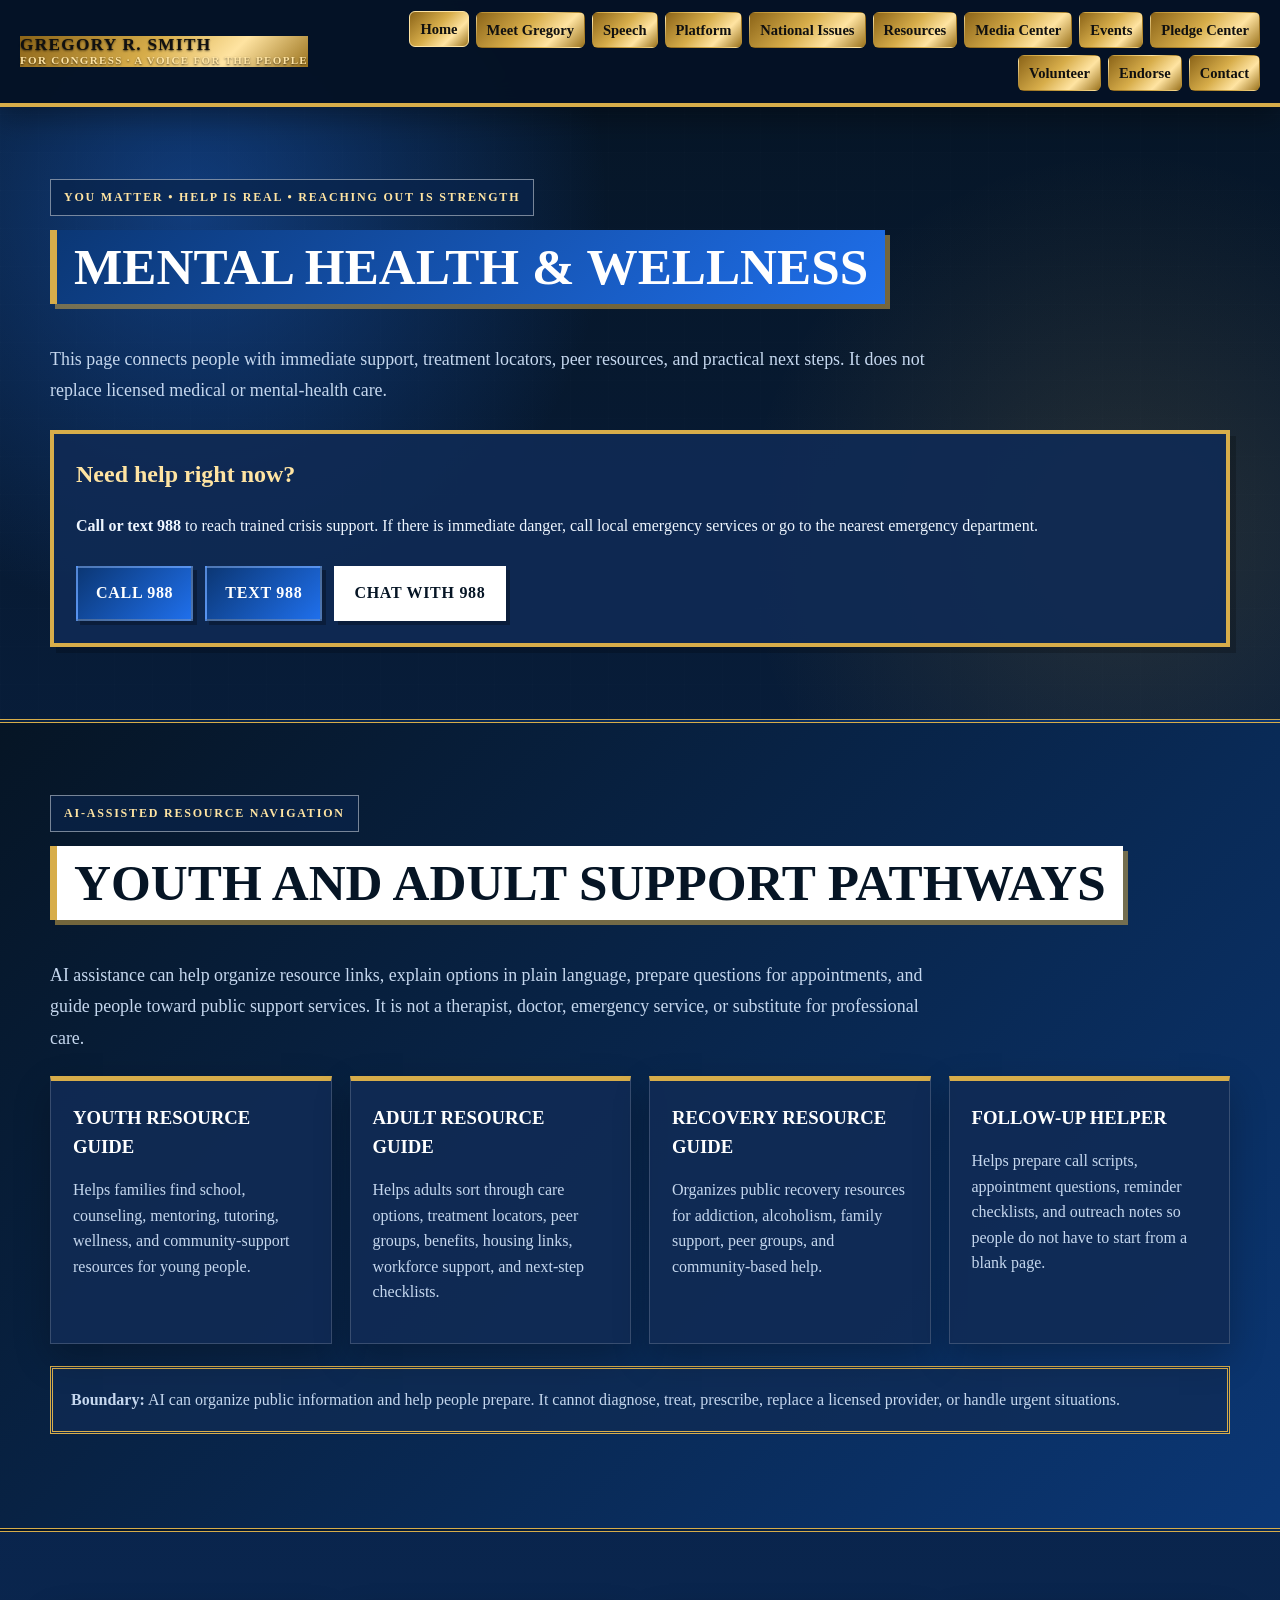
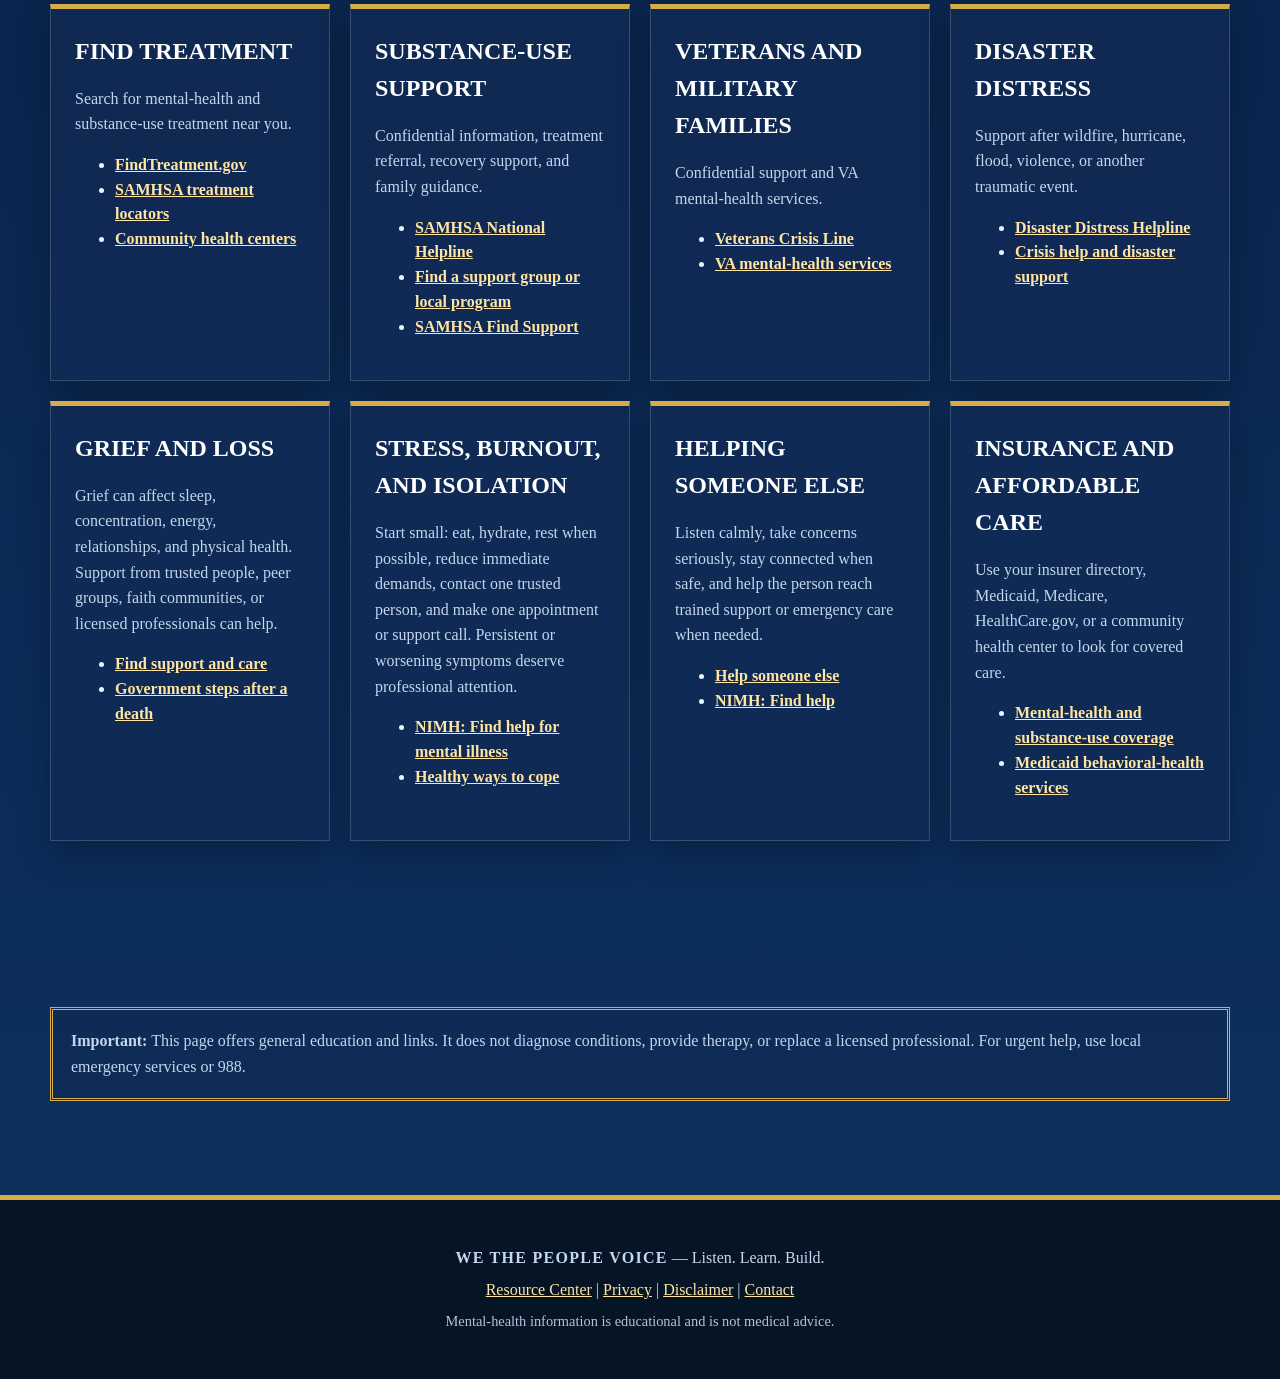
<file: mental-health.html>
<!DOCTYPE html>
<html lang="en">
<head>
  <meta charset="UTF-8">
  <meta name="viewport" content="width=device-width, initial-scale=1.0">
  <meta name="description" content="Mental health, wellness, treatment, stress, substance-use, family support resources, and AI-assisted resource navigation.">
  <title>Mental Health & Wellness | We The People Voice</title>
  <link rel="stylesheet" href="/css/style.css">
  <style>
    .ai-wellness-grid{display:grid;grid-template-columns:repeat(4,1fr);gap:18px;margin-top:22px}.ai-wellness-card{padding:22px;background:rgba(16,43,85,.88);border:1px solid rgba(255,255,255,.17);border-top:5px solid var(--gold);box-shadow:0 14px 34px rgba(0,0,0,.24)}.ai-wellness-card h3{margin:0 0 8px;color:#fff;text-transform:uppercase}.ai-wellness-card p{color:var(--muted);line-height:1.6}@media(max-width:1000px){.ai-wellness-grid{grid-template-columns:1fr 1fr}}@media(max-width:650px){.ai-wellness-grid{grid-template-columns:1fr}}
  </style>
</head>
<body>
<header>
  <div class="nav">
    <div class="brand"><a href="/index.html"><span>Gregory R. Smith</span><small>For Congress · We The People Voice</small></a></div>
    <nav class="menu" aria-label="Primary navigation"><a href="/index.html">Home</a><a href="/about.html">About</a><a href="/priorities.html">Platform</a><a href="/resources.html">Resources</a><a href="/mental-health.html" aria-current="page">Mental Health</a><a href="/support-team.html">Support Team</a><a href="/education/index.html">Education</a><a href="/events.html">Events</a><a href="/tour/index.html">Tour</a><a href="/volunteer.html">Volunteer</a><a href="/echo-wall.html">Echo Wall</a><a href="/media.html">Newsroom</a><a href="/contact.html">Contact</a></nav>
  </div>
</header>
<main>
  <section class="section hero-compact">
    <div class="wrap">
      <div class="kicker">You Matter • Help Is Real • Reaching Out Is Strength</div>
      <h1 class="section-title">Mental Health & Wellness</h1>
      <p class="lead">This page connects people with immediate support, treatment locators, peer resources, and practical next steps. It does not replace licensed medical or mental-health care.</p>
      <div class="crisis-box" role="region" aria-label="Immediate help">
        <h2>Need help right now?</h2>
        <p><strong>Call or text 988</strong> to reach trained crisis support. If there is immediate danger, call local emergency services or go to the nearest emergency department.</p>
        <div class="btns left"><a class="btn red" href="tel:988">Call 988</a><a class="btn" href="sms:988">Text 988</a><a class="btn light" href="https://988lifeline.org/chat/" target="_blank" rel="noopener noreferrer">Chat with 988</a></div>
      </div>
    </div>
  </section>

  <section class="section section-dark">
    <div class="wrap">
      <p class="eyebrow">AI-Assisted Resource Navigation</p>
      <h2 class="section-title">Youth and Adult Support Pathways</h2>
      <p class="lead">AI assistance can help organize resource links, explain options in plain language, prepare questions for appointments, and guide people toward public support services. It is not a therapist, doctor, emergency service, or substitute for professional care.</p>
      <div class="ai-wellness-grid">
        <article class="ai-wellness-card"><h3>Youth Resource Guide</h3><p>Helps families find school, counseling, mentoring, tutoring, wellness, and community-support resources for young people.</p></article>
        <article class="ai-wellness-card"><h3>Adult Resource Guide</h3><p>Helps adults sort through care options, treatment locators, peer groups, benefits, housing links, workforce support, and next-step checklists.</p></article>
        <article class="ai-wellness-card"><h3>Recovery Resource Guide</h3><p>Organizes public recovery resources for addiction, alcoholism, family support, peer groups, and community-based help.</p></article>
        <article class="ai-wellness-card"><h3>Follow-Up Helper</h3><p>Helps prepare call scripts, appointment questions, reminder checklists, and outreach notes so people do not have to start from a blank page.</p></article>
      </div>
      <div class="notice"><strong>Boundary:</strong> AI can organize public information and help people prepare. It cannot diagnose, treat, prescribe, replace a licensed provider, or handle urgent situations.</div>
    </div>
  </section>

  <section class="section">
    <div class="wrap resource-grid">
      <article class="resource-card"><h2>Find Treatment</h2><p>Search for mental-health and substance-use treatment near you.</p><ul><li><a href="https://findtreatment.gov/" target="_blank" rel="noopener noreferrer">FindTreatment.gov</a></li><li><a href="https://www.samhsa.gov/find-help/locators" target="_blank" rel="noopener noreferrer">SAMHSA treatment locators</a></li><li><a href="https://findahealthcenter.hrsa.gov/" target="_blank" rel="noopener noreferrer">Community health centers</a></li></ul></article>
      <article class="resource-card"><h2>Substance-Use Support</h2><p>Confidential information, treatment referral, recovery support, and family guidance.</p><ul><li><a href="https://www.samhsa.gov/find-help/national-helpline" target="_blank" rel="noopener noreferrer">SAMHSA National Helpline</a></li><li><a href="https://www.samhsa.gov/find-support/health-care-or-support/support-group-or-local-program" target="_blank" rel="noopener noreferrer">Find a support group or local program</a></li><li><a href="https://www.samhsa.gov/find-support" target="_blank" rel="noopener noreferrer">SAMHSA Find Support</a></li></ul></article>
      <article class="resource-card"><h2>Veterans and Military Families</h2><p>Confidential support and VA mental-health services.</p><ul><li><a href="https://www.veteranscrisisline.net/" target="_blank" rel="noopener noreferrer">Veterans Crisis Line</a></li><li><a href="https://www.mentalhealth.va.gov/" target="_blank" rel="noopener noreferrer">VA mental-health services</a></li></ul></article>
      <article class="resource-card"><h2>Disaster Distress</h2><p>Support after wildfire, hurricane, flood, violence, or another traumatic event.</p><ul><li><a href="https://www.samhsa.gov/find-help/helplines/disaster-distress-helpline" target="_blank" rel="noopener noreferrer">Disaster Distress Helpline</a></li><li><a href="https://www.samhsa.gov/find-support/in-crisis" target="_blank" rel="noopener noreferrer">Crisis help and disaster support</a></li></ul></article>
      <article class="resource-card"><h2>Grief and Loss</h2><p>Grief can affect sleep, concentration, energy, relationships, and physical health. Support from trusted people, peer groups, faith communities, or licensed professionals can help.</p><ul><li><a href="https://www.samhsa.gov/find-support" target="_blank" rel="noopener noreferrer">Find support and care</a></li><li><a href="https://www.usa.gov/death-loved-one" target="_blank" rel="noopener noreferrer">Government steps after a death</a></li></ul></article>
      <article class="resource-card"><h2>Stress, Burnout, and Isolation</h2><p>Start small: eat, hydrate, rest when possible, reduce immediate demands, contact one trusted person, and make one appointment or support call. Persistent or worsening symptoms deserve professional attention.</p><ul><li><a href="https://www.nimh.nih.gov/health/find-help" target="_blank" rel="noopener noreferrer">NIMH: Find help for mental illness</a></li><li><a href="https://www.samhsa.gov/find-support/how-to-cope" target="_blank" rel="noopener noreferrer">Healthy ways to cope</a></li></ul></article>
      <article class="resource-card"><h2>Helping Someone Else</h2><p>Listen calmly, take concerns seriously, stay connected when safe, and help the person reach trained support or emergency care when needed.</p><ul><li><a href="https://988lifeline.org/help-someone-else/" target="_blank" rel="noopener noreferrer">Help someone else</a></li><li><a href="https://www.nimh.nih.gov/health/find-help" target="_blank" rel="noopener noreferrer">NIMH: Find help</a></li></ul></article>
      <article class="resource-card"><h2>Insurance and Affordable Care</h2><p>Use your insurer directory, Medicaid, Medicare, HealthCare.gov, or a community health center to look for covered care.</p><ul><li><a href="https://www.healthcare.gov/coverage/mental-health-substance-abuse-coverage/" target="_blank" rel="noopener noreferrer">Mental-health and substance-use coverage</a></li><li><a href="https://www.medicaid.gov/medicaid/benefits/behavioral-health-services/index.html" target="_blank" rel="noopener noreferrer">Medicaid behavioral-health services</a></li></ul></article>
    </div>
  </section>

  <section class="section">
    <div class="wrap">
      <div class="notice"><strong>Important:</strong> This page offers general education and links. It does not diagnose conditions, provide therapy, or replace a licensed professional. For urgent help, use local emergency services or 988.</div>
    </div>
  </section>
</main>
<footer class="footer">
  <p><strong>We The People Voice</strong> — Listen. Learn. Build.</p>
  <p><a href="/resources.html">Resource Center</a> | <a href="/legal/privacy.html">Privacy</a> | <a href="/legal/disclaimer.html">Disclaimer</a> | <a href="/contact.html">Contact</a></p>
  <p class="small">Mental-health information is educational and is not medical advice.</p>
</footer>
<script src="/js/main.js"></script>
</body>
</html>
</file>
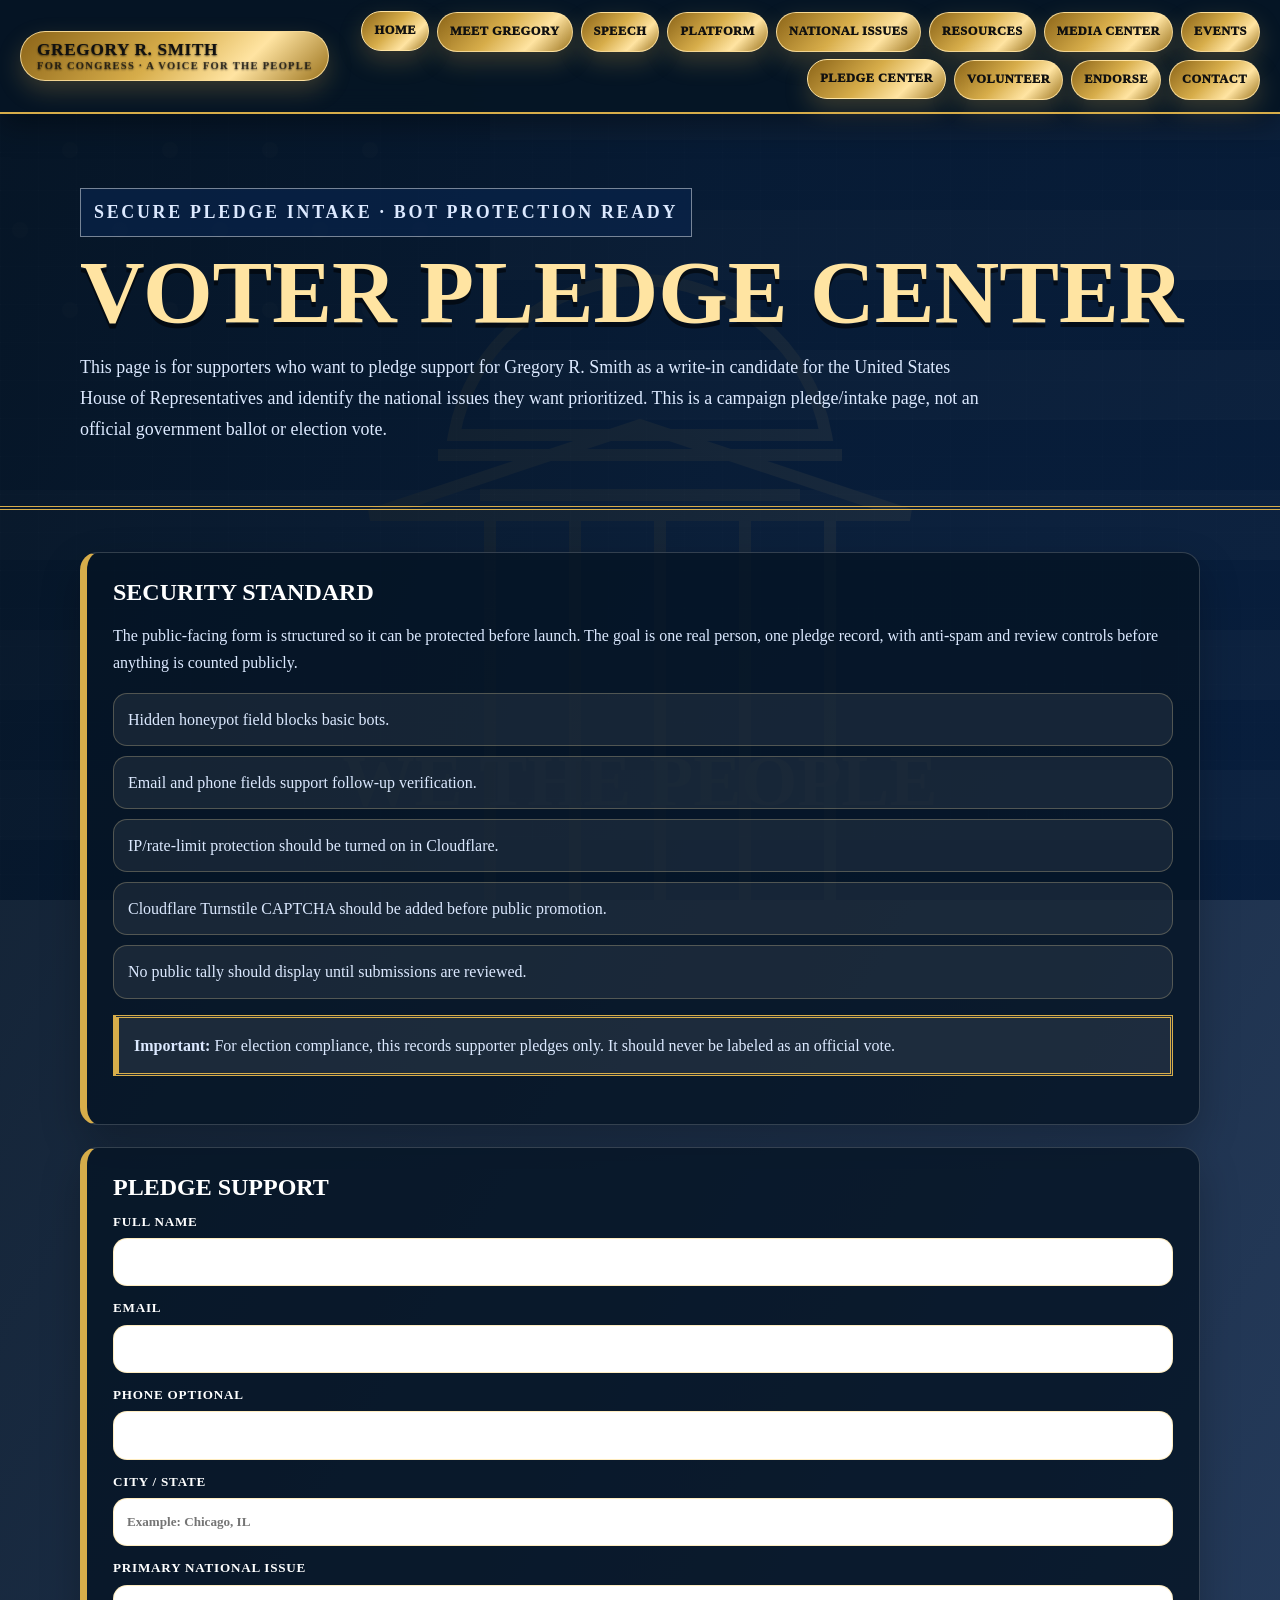
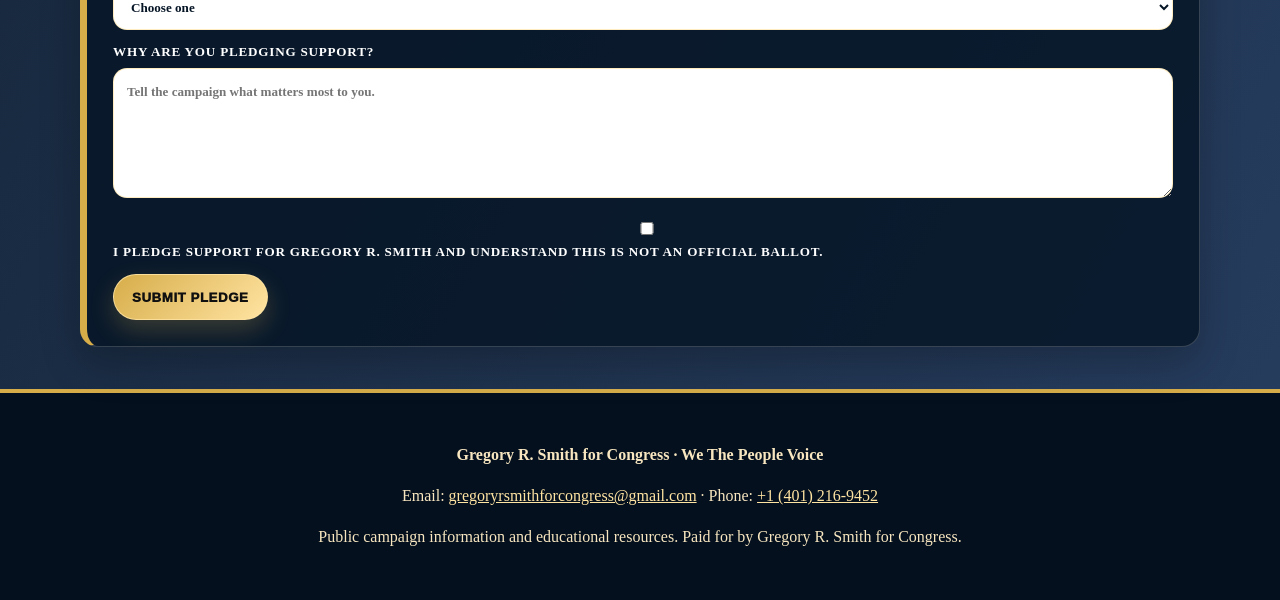
<file: people-vote.html>
<!DOCTYPE html>
<html lang="en">
<head>
  <meta charset="UTF-8" />
  <meta name="viewport" content="width=device-width, initial-scale=1.0" />
  <meta name="description" content="Secure voter pledge and priority intake page for Gregory R. Smith for Congress and the We The People movement." />
  <title>Voter Pledge Center | Gregory R. Smith</title>
  <link rel="stylesheet" href="/css/style.css" />
  <style>
    :root{--navy:#061525;--gold:#d7ad4a;--gold2:#ffe4a2;--cream:#fff8e7;--soft:#dce9ff;--red:#b82226}*{box-sizing:border-box}body{margin:0;background:linear-gradient(120deg,rgba(6,21,37,.96),rgba(9,35,74,.88)),url('/assets/images/us-capitol-flag-bg.svg') center/cover fixed no-repeat;color:var(--cream)}.wrap{width:min(1120px,calc(100% - 32px));margin:0 auto}header{position:sticky;top:0;z-index:50;background:rgba(6,21,37,.96);border-bottom:2px solid var(--gold)}.nav{display:flex;align-items:center;justify-content:space-between;gap:14px;width:min(1240px,calc(100% - 24px));margin:0 auto;padding:12px 0}.brand a,.menu a,.gold-btn{display:inline-flex;align-items:center;justify-content:center;border:1px solid rgba(255,228,162,.86);border-radius:999px;background:linear-gradient(135deg,var(--gold),var(--gold2));color:#101010;text-decoration:none;font-weight:950;letter-spacing:.04em;box-shadow:0 10px 24px rgba(215,173,74,.24)}.brand a{min-height:50px;padding:8px 16px;flex-direction:column;align-items:flex-start;white-space:nowrap}.brand small{font-size:.66rem;text-transform:uppercase;color:rgba(16,16,16,.75)}.menu{display:flex;flex-wrap:wrap;justify-content:flex-end;gap:8px}.menu a{min-height:40px;padding:9px 12px;font-size:.78rem;text-transform:uppercase}.hero{padding:74px 0 42px;border-bottom:4px double var(--gold)}.hero h1{margin:0;text-transform:uppercase;font-size:clamp(2.6rem,7vw,5.8rem);line-height:.92;color:var(--gold2);text-shadow:0 5px 0 rgba(0,0,0,.55)}.hero p{max-width:900px;color:var(--soft);font-size:1.12rem;line-height:1.75}.grid{display:grid;grid-template-columns:1fr 1fr;gap:22px;padding:42px 0}.card{padding:26px;border:1px solid rgba(255,255,255,.18);border-left:7px solid var(--gold);background:rgba(6,21,37,.80);box-shadow:0 16px 40px rgba(0,0,0,.24);border-radius:18px}.card h2{margin:0 0 10px;color:#fff;text-transform:uppercase}.card p,.card li{color:var(--soft);line-height:1.7}.security-list{display:grid;gap:10px;margin:16px 0 0;padding:0;list-style:none}.security-list li{padding:12px 14px;border:1px solid rgba(255,228,162,.25);border-radius:14px;background:rgba(255,255,255,.07)}form{display:grid;gap:12px}label{color:#fff;font-weight:900;text-transform:uppercase;font-size:.82rem;letter-spacing:.06em}input,select,textarea{width:100%;margin-top:6px;padding:13px;border:1px solid rgba(255,228,162,.66);border-radius:14px;background:#fff;color:#061525;font:inherit}textarea{min-height:130px}.hidden-field{position:absolute;left:-9999px;height:1px;width:1px;overflow:hidden}.notice{margin-top:16px;padding:15px;border-left:6px solid var(--gold);background:rgba(255,255,255,.08);color:#dce9ff;line-height:1.6}.gold-btn{width:max-content;min-height:46px;padding:12px 18px;text-transform:uppercase;cursor:pointer}.footer-contact{padding:34px 20px;text-align:center;border-top:4px solid var(--gold);background:#05101f;color:#f7e6bf}.footer-contact a{color:var(--gold2)}@media(max-width:900px){.nav{flex-direction:column}.menu{justify-content:center}.grid{grid-template-columns:1fr}.menu a{width:calc(50% - 6px)}}
  </style>
</head>
<body>
  <header><div class="nav"><div class="brand"><a href="/index.html"><span>Gregory R. Smith</span><small>For Congress · We The People Voice</small></a></div><nav class="menu" aria-label="Primary navigation"><a href="/index.html">Home</a><a href="/about.html">Meet Gregory</a><a href="/priorities.html">Platform</a><a href="/community-issues.html">National Issues</a><a href="/media.html">Media Center</a><a href="/endorsement.html">Endorse</a><a href="/volunteer.html">Volunteer</a><a href="/contact.html">Contact</a></nav></div></header>
  <main>
    <section class="hero"><div class="wrap"><p class="eyebrow">Secure Pledge Intake · Bot Protection Ready</p><h1>Voter Pledge Center</h1><p>This page is for supporters who want to pledge support for Gregory R. Smith as a write-in candidate for the United States House of Representatives and identify the national issues they want prioritized. This is a campaign pledge/intake page, not an official government ballot or election vote.</p></div></section>
    <section class="wrap grid">
      <div class="card"><h2>Security Standard</h2><p>The public-facing form is structured so it can be protected before launch. The goal is one real person, one pledge record, with anti-spam and review controls before anything is counted publicly.</p><ul class="security-list"><li>Hidden honeypot field blocks basic bots.</li><li>Email and phone fields support follow-up verification.</li><li>IP/rate-limit protection should be turned on in Cloudflare.</li><li>Cloudflare Turnstile CAPTCHA should be added before public promotion.</li><li>No public tally should display until submissions are reviewed.</li></ul><div class="notice"><strong>Important:</strong> For election compliance, this records supporter pledges only. It should never be labeled as an official vote.</div></div>
      <div class="card"><h2>Pledge Support</h2><form name="voter-pledge" method="post" data-netlify="true" netlify-honeypot="bot-field"><input type="hidden" name="form-name" value="voter-pledge"><p class="hidden-field"><label>Do not fill this out<input name="bot-field"></label></p><label>Full Name<input name="name" autocomplete="name" required></label><label>Email<input name="email" type="email" autocomplete="email" required></label><label>Phone Optional<input name="phone" type="tel" autocomplete="tel"></label><label>City / State<input name="location" placeholder="Example: Chicago, IL" required></label><label>Primary National Issue<select name="priority" required><option value="">Choose one</option><option>Cost of living</option><option>Jobs and wages</option><option>Housing affordability</option><option>Healthcare access</option><option>Education and trade schools</option><option>Veterans and first responders</option><option>Small business support</option><option>Retirement and Social Security</option><option>Infrastructure</option><option>Government accountability</option><option>Other</option></select></label><label>Why are you pledging support?<textarea name="message" placeholder="Tell the campaign what matters most to you."></textarea></label><label><input type="checkbox" name="pledge_confirmation" value="yes" required> I pledge support for Gregory R. Smith and understand this is not an official ballot.</label><button class="gold-btn" type="submit">Submit Pledge</button></form></div>
    </section>
  </main>
  <footer class="footer-contact"><p><strong>Gregory R. Smith for Congress · We The People Voice</strong></p><p>Email: <a href="mailto:gregoryrsmithforcongress@gmail.com">gregoryrsmithforcongress@gmail.com</a> · Phone: <a href="tel:+14012169452">+1 (401) 216-9452</a></p><p>Public campaign information and educational resources. Paid for by Gregory R. Smith for Congress.</p></footer>
  <script src="/js/main.js"></script>
</body>
</html>
</file>
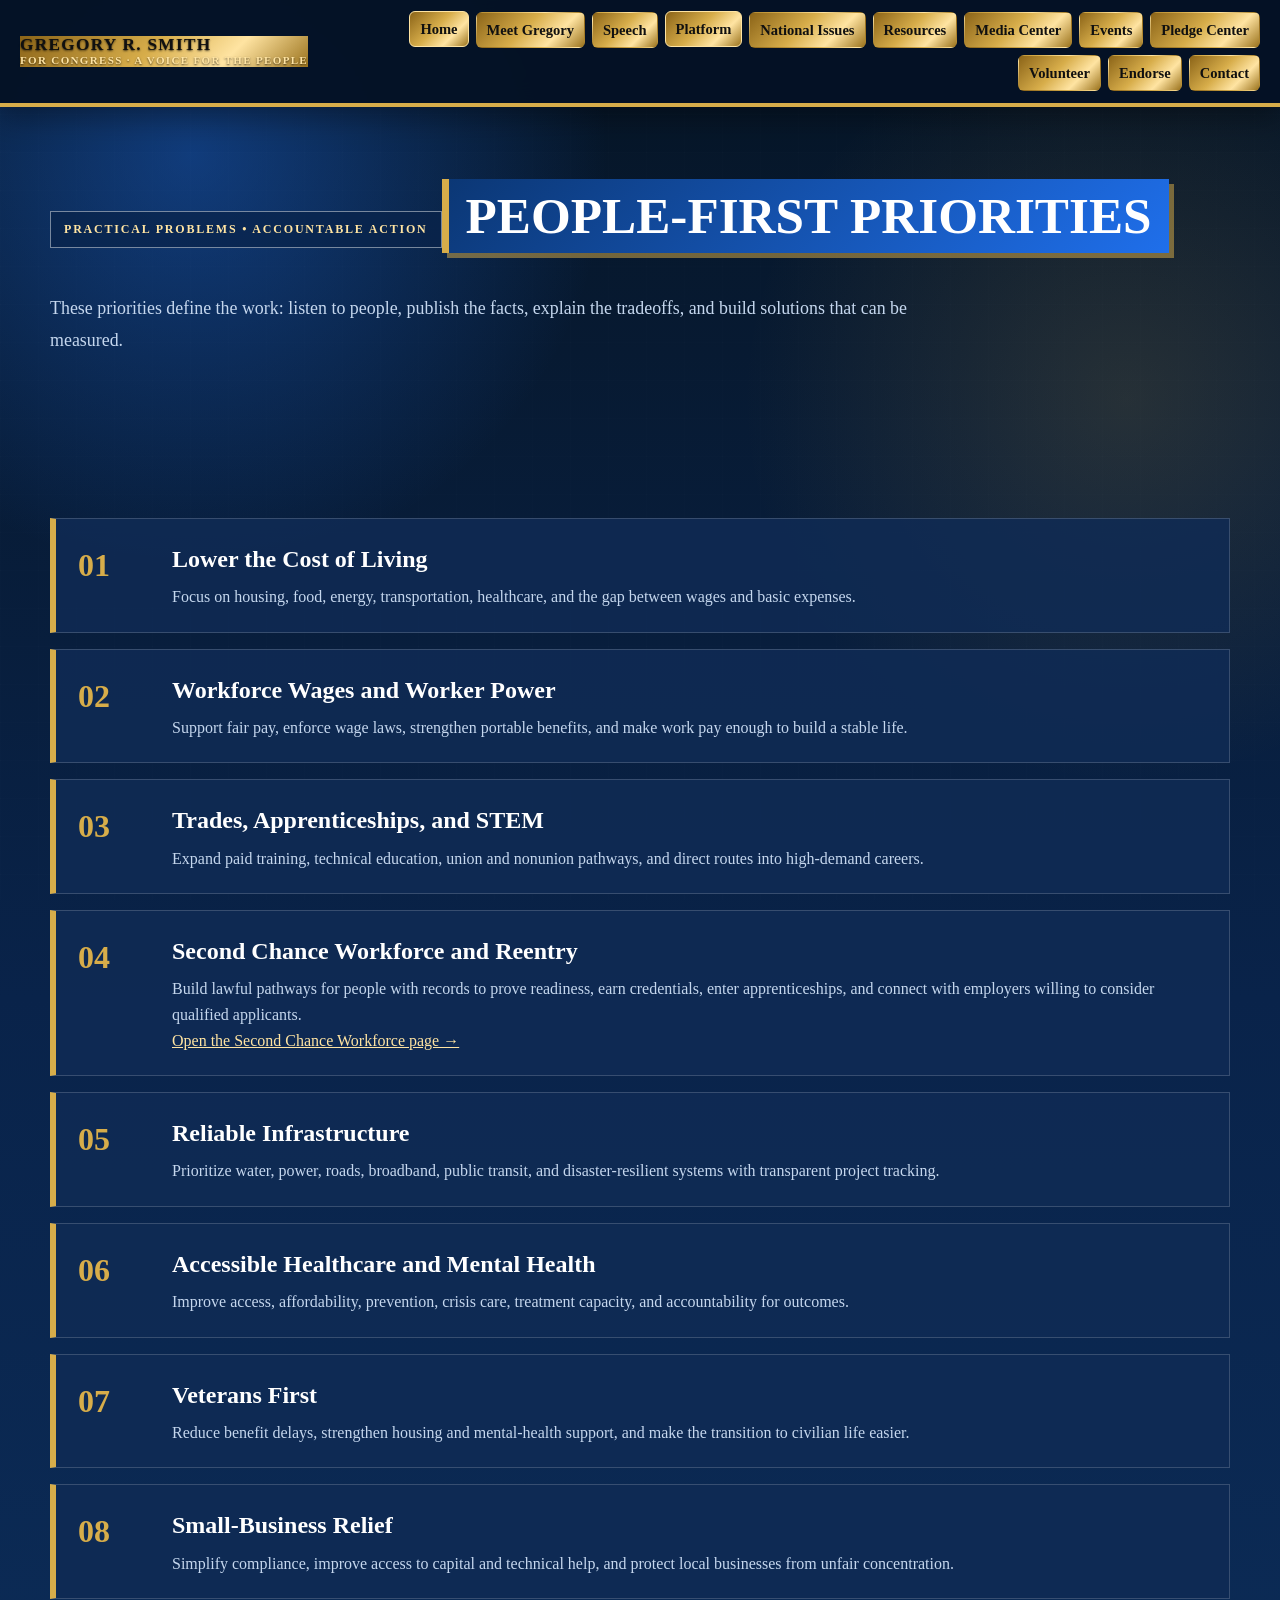
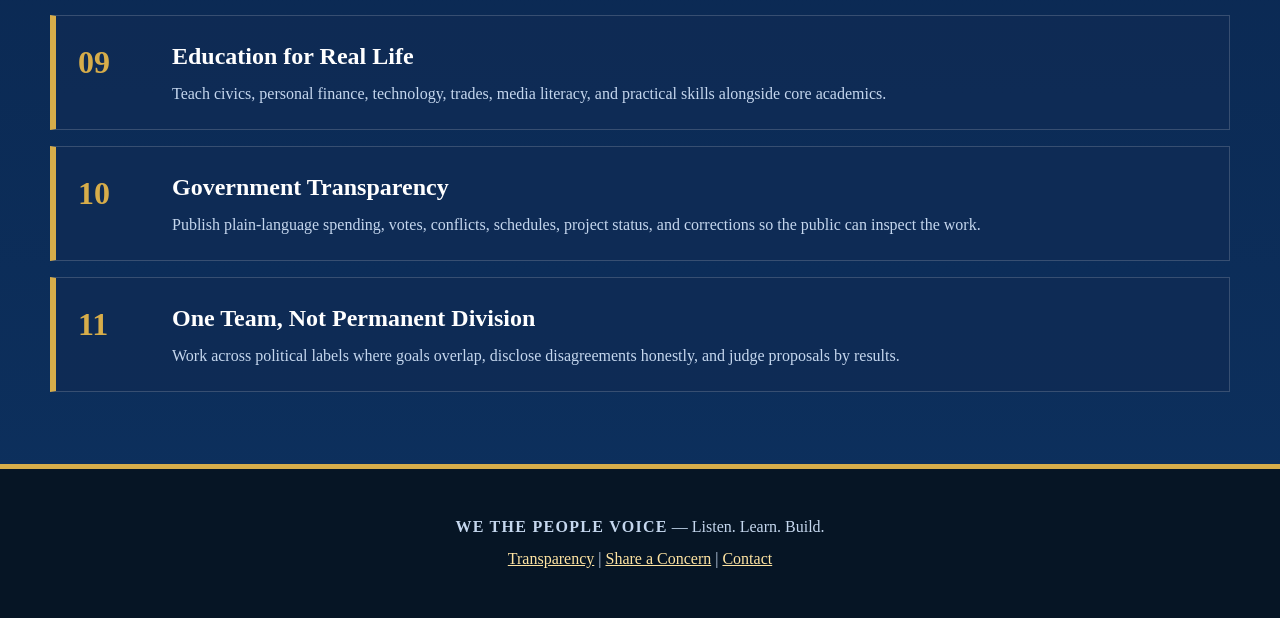
<file: priorities.html>
<!DOCTYPE html>
<html lang="en">
<head>
  <meta charset="UTF-8">
  <meta name="viewport" content="width=device-width, initial-scale=1.0">
  <meta name="description" content="People-first priorities for Gregory R. Smith and We The People Voice, including second-chance workforce and reentry.">
  <title>People-First Priorities | We The People Voice</title>
  <link rel="stylesheet" href="/css/style.css">
</head>
<body>
<header><div class="nav"><div class="brand">We The People Voice</div><nav class="menu" aria-label="Primary navigation"><a href="/index.html">Home</a><a href="/about.html">About</a><a href="/priorities.html">Priorities</a><a href="/resources.html">Resources</a><a href="/second-chance.html">Second Chance</a><a href="/mental-health.html">Mental Health</a><a href="/support-team.html">Support Team</a><a href="/education/index.html">Education</a><a href="/tour/index.html">Tour</a><a href="/volunteer.html">Volunteer</a><a href="/echo-wall.html">Echo Wall</a><a href="/media.html">Media</a><a href="/contact.html">Contact</a></nav></div></header>
<main>
<section class="section hero-compact"><div class="wrap"><div class="kicker">Practical Problems • Accountable Action</div><h1 class="section-title">People-First Priorities</h1><p class="lead">These priorities define the work: listen to people, publish the facts, explain the tradeoffs, and build solutions that can be measured.</p></div></section>
<section class="section"><div class="wrap priority-list">
<article><span>01</span><div><h2>Lower the Cost of Living</h2><p>Focus on housing, food, energy, transportation, healthcare, and the gap between wages and basic expenses.</p></div></article>
<article><span>02</span><div><h2>Workforce Wages and Worker Power</h2><p>Support fair pay, enforce wage laws, strengthen portable benefits, and make work pay enough to build a stable life.</p></div></article>
<article><span>03</span><div><h2>Trades, Apprenticeships, and STEM</h2><p>Expand paid training, technical education, union and nonunion pathways, and direct routes into high-demand careers.</p></div></article>
<article><span>04</span><div><h2>Second Chance Workforce and Reentry</h2><p>Build lawful pathways for people with records to prove readiness, earn credentials, enter apprenticeships, and connect with employers willing to consider qualified applicants.</p><p><a href="/second-chance.html">Open the Second Chance Workforce page →</a></p></div></article>
<article><span>05</span><div><h2>Reliable Infrastructure</h2><p>Prioritize water, power, roads, broadband, public transit, and disaster-resilient systems with transparent project tracking.</p></div></article>
<article><span>06</span><div><h2>Accessible Healthcare and Mental Health</h2><p>Improve access, affordability, prevention, crisis care, treatment capacity, and accountability for outcomes.</p></div></article>
<article><span>07</span><div><h2>Veterans First</h2><p>Reduce benefit delays, strengthen housing and mental-health support, and make the transition to civilian life easier.</p></div></article>
<article><span>08</span><div><h2>Small-Business Relief</h2><p>Simplify compliance, improve access to capital and technical help, and protect local businesses from unfair concentration.</p></div></article>
<article><span>09</span><div><h2>Education for Real Life</h2><p>Teach civics, personal finance, technology, trades, media literacy, and practical skills alongside core academics.</p></div></article>
<article><span>10</span><div><h2>Government Transparency</h2><p>Publish plain-language spending, votes, conflicts, schedules, project status, and corrections so the public can inspect the work.</p></div></article>
<article><span>11</span><div><h2>One Team, Not Permanent Division</h2><p>Work across political labels where goals overlap, disclose disagreements honestly, and judge proposals by results.</p></div></article>
</div></section>
</main>
<footer class="footer"><p><strong>We The People Voice</strong> — Listen. Learn. Build.</p><p><a href="/transparency.html">Transparency</a> | <a href="/echo-wall.html">Share a Concern</a> | <a href="/contact.html">Contact</a></p></footer>
<script src="/js/main.js"></script>
</body></html>
</file>
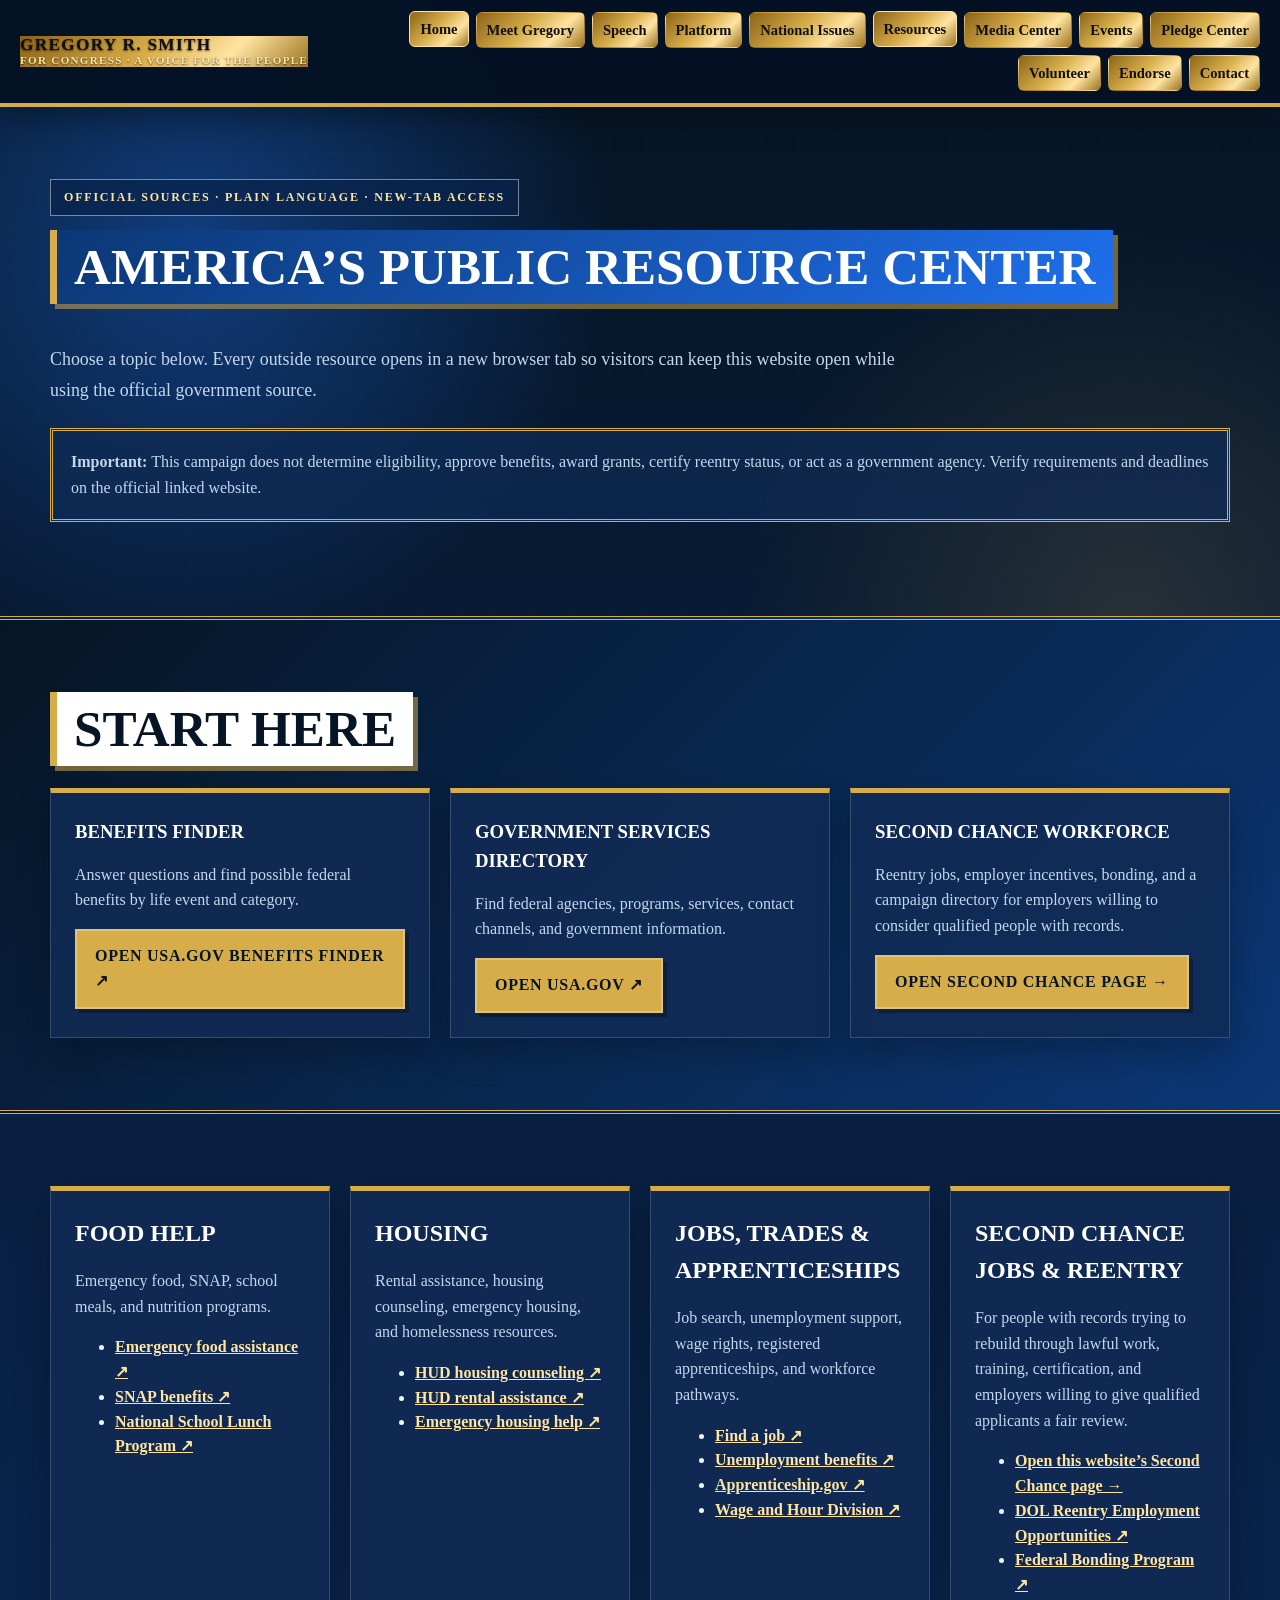
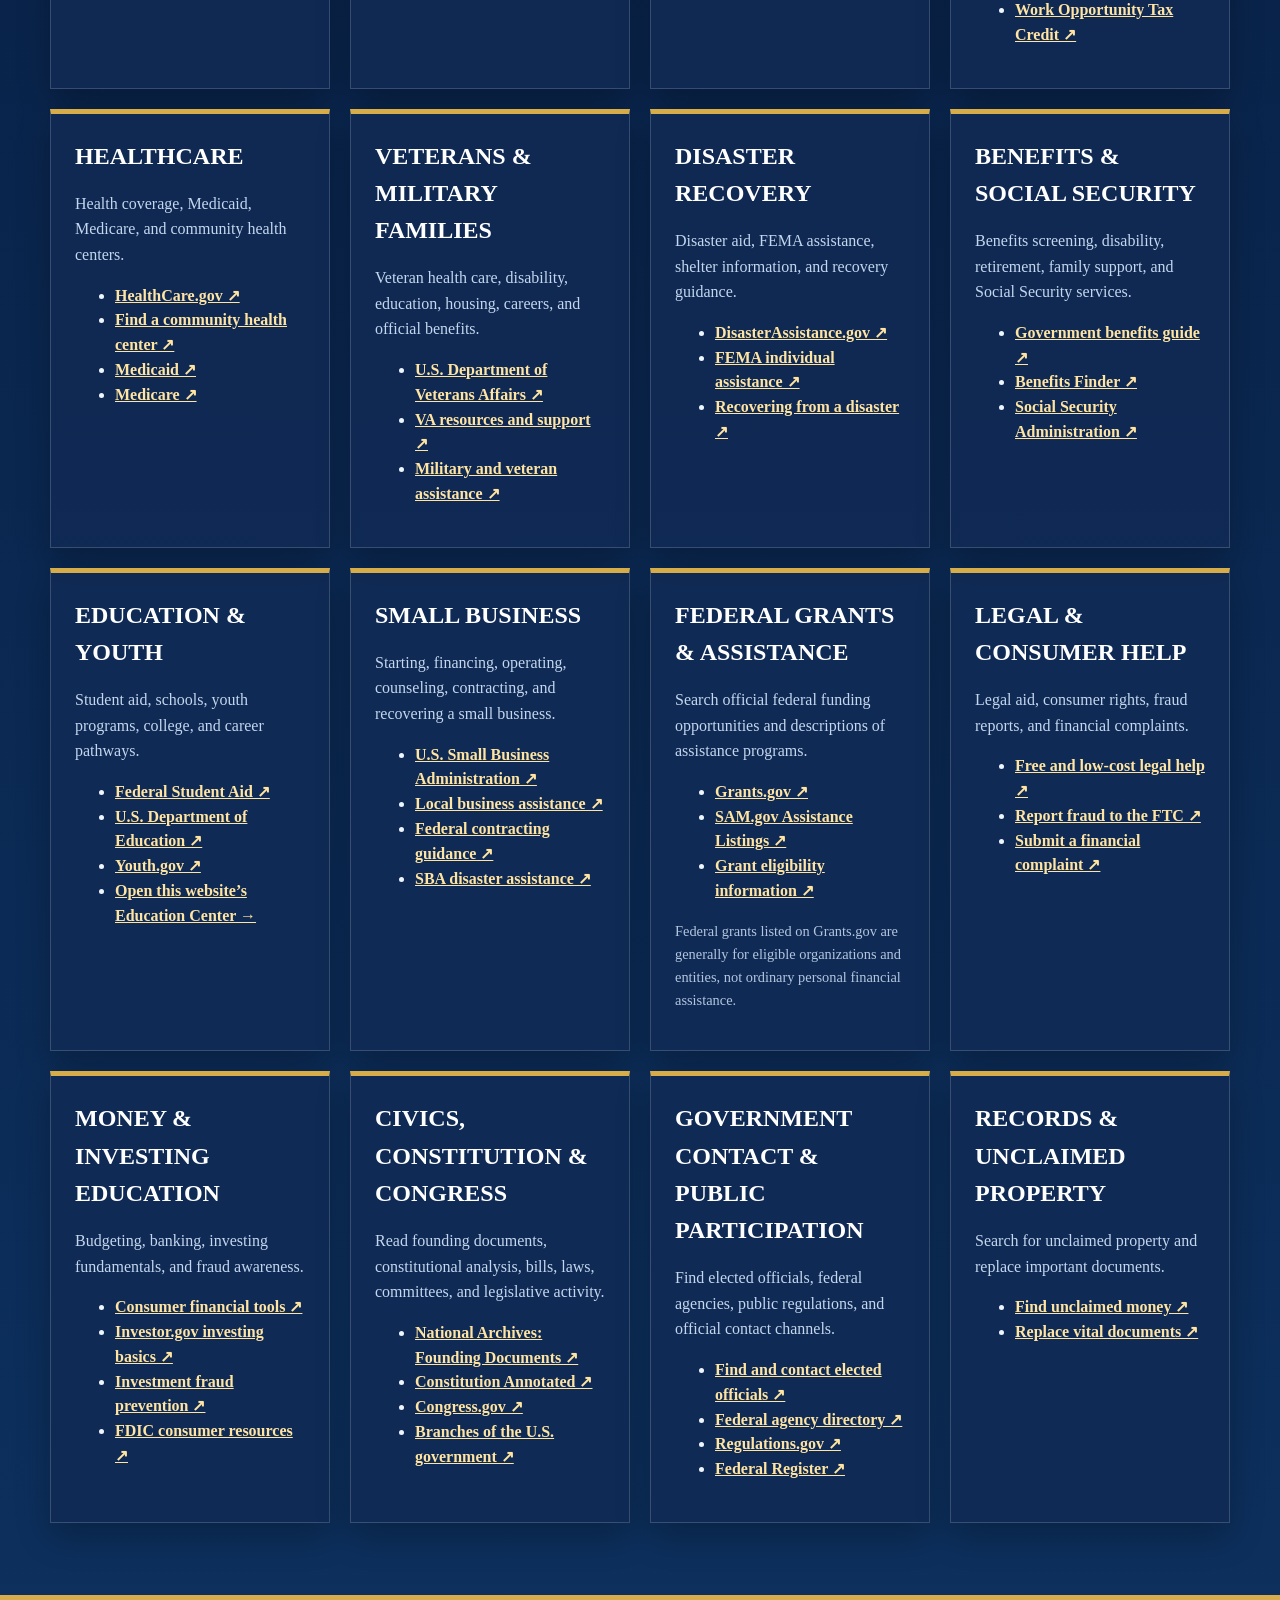
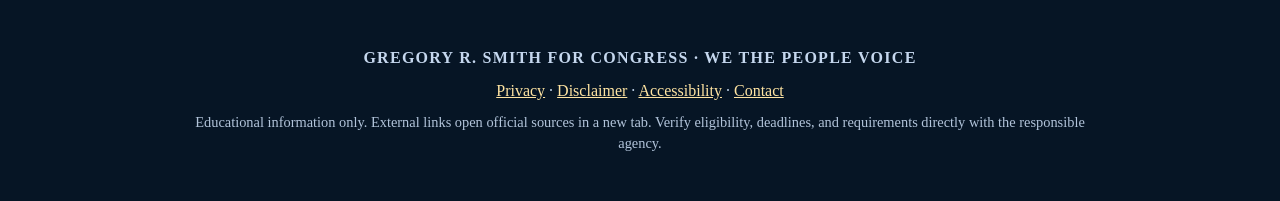
<file: resources.html>
<!DOCTYPE html>
<html lang="en">
<head>
  <meta charset="UTF-8">
  <meta name="viewport" content="width=device-width, initial-scale=1.0">
  <meta name="description" content="Official government and public-service links for benefits, grants, housing, food, jobs, second-chance reentry, veterans, small business, education, healthcare, civic learning, consumer protection, and disaster recovery.">
  <title>Official Resource Center | Gregory R. Smith for Congress</title>
  <link rel="stylesheet" href="/css/style.css">
</head>
<body>
<header>
  <div class="nav">
    <div class="brand">Gregory R. Smith</div>
    <nav class="menu" aria-label="Primary navigation">
      <a href="/index.html">Home</a>
      <a href="/priorities.html">Platform</a>
      <a href="/resources.html">Resources</a>
      <a href="/second-chance.html">Second Chance</a>
      <a href="/mental-health.html">Mental Health</a>
      <a href="/education/index.html">Education</a>
      <a href="/volunteer.html">Volunteer</a>
      <a href="/contact.html">Contact</a>
    </nav>
  </div>
</header>

<main>
  <section class="section hero-compact">
    <div class="wrap">
      <p class="eyebrow">Official Sources · Plain Language · New-Tab Access</p>
      <h1 class="section-title">America’s Public Resource Center</h1>
      <p class="lead">Choose a topic below. Every outside resource opens in a new browser tab so visitors can keep this website open while using the official government source.</p>
      <div class="notice"><strong>Important:</strong> This campaign does not determine eligibility, approve benefits, award grants, certify reentry status, or act as a government agency. Verify requirements and deadlines on the official linked website.</div>
    </div>
  </section>

  <section class="section section-dark">
    <div class="wrap">
      <h2 class="section-title">Start Here</h2>
      <div class="resource-grid">
        <article class="resource-card"><h3>Benefits Finder</h3><p>Answer questions and find possible federal benefits by life event and category.</p><a class="btn gold" href="https://www.usa.gov/benefit-finder" target="_blank" rel="noopener noreferrer">Open USA.gov Benefits Finder ↗</a></article>
        <article class="resource-card"><h3>Government Services Directory</h3><p>Find federal agencies, programs, services, contact channels, and government information.</p><a class="btn gold" href="https://www.usa.gov/" target="_blank" rel="noopener noreferrer">Open USA.gov ↗</a></article>
        <article class="resource-card"><h3>Second Chance Workforce</h3><p>Reentry jobs, employer incentives, bonding, and a campaign directory for employers willing to consider qualified people with records.</p><a class="btn gold" href="/second-chance.html">Open Second Chance Page →</a></article>
      </div>
    </div>
  </section>

  <section class="section">
    <div class="wrap resource-grid">
      <article id="food" class="resource-card">
        <h2>Food Help</h2>
        <p>Emergency food, SNAP, school meals, and nutrition programs.</p>
        <ul>
          <li><a href="https://www.usa.gov/emergency-food-assistance" target="_blank" rel="noopener noreferrer">Emergency food assistance ↗</a></li>
          <li><a href="https://www.usa.gov/food-stamps" target="_blank" rel="noopener noreferrer">SNAP benefits ↗</a></li>
          <li><a href="https://www.fns.usda.gov/nslp" target="_blank" rel="noopener noreferrer">National School Lunch Program ↗</a></li>
        </ul>
      </article>

      <article id="housing" class="resource-card">
        <h2>Housing</h2>
        <p>Rental assistance, housing counseling, emergency housing, and homelessness resources.</p>
        <ul>
          <li><a href="https://www.hud.gov/housing-counseling" target="_blank" rel="noopener noreferrer">HUD housing counseling ↗</a></li>
          <li><a href="https://www.hud.gov/rental-assistance" target="_blank" rel="noopener noreferrer">HUD rental assistance ↗</a></li>
          <li><a href="https://www.usa.gov/emergency-housing-assistance" target="_blank" rel="noopener noreferrer">Emergency housing help ↗</a></li>
        </ul>
      </article>

      <article id="jobs" class="resource-card">
        <h2>Jobs, Trades & Apprenticeships</h2>
        <p>Job search, unemployment support, wage rights, registered apprenticeships, and workforce pathways.</p>
        <ul>
          <li><a href="https://www.usa.gov/find-a-job" target="_blank" rel="noopener noreferrer">Find a job ↗</a></li>
          <li><a href="https://www.usa.gov/unemployment-benefits" target="_blank" rel="noopener noreferrer">Unemployment benefits ↗</a></li>
          <li><a href="https://www.apprenticeship.gov/" target="_blank" rel="noopener noreferrer">Apprenticeship.gov ↗</a></li>
          <li><a href="https://www.dol.gov/agencies/whd" target="_blank" rel="noopener noreferrer">Wage and Hour Division ↗</a></li>
        </ul>
      </article>

      <article id="second-chance" class="resource-card">
        <h2>Second Chance Jobs & Reentry</h2>
        <p>For people with records trying to rebuild through lawful work, training, certification, and employers willing to give qualified applicants a fair review.</p>
        <ul>
          <li><a href="/second-chance.html">Open this website’s Second Chance page →</a></li>
          <li><a href="https://www.dol.gov/agencies/eta/reentry" target="_blank" rel="noopener noreferrer">DOL Reentry Employment Opportunities ↗</a></li>
          <li><a href="https://bonds4jobs.com/" target="_blank" rel="noopener noreferrer">Federal Bonding Program ↗</a></li>
          <li><a href="https://www.irs.gov/businesses/small-businesses-self-employed/work-opportunity-tax-credit" target="_blank" rel="noopener noreferrer">Work Opportunity Tax Credit ↗</a></li>
        </ul>
      </article>

      <article id="healthcare" class="resource-card">
        <h2>Healthcare</h2>
        <p>Health coverage, Medicaid, Medicare, and community health centers.</p>
        <ul>
          <li><a href="https://www.healthcare.gov/" target="_blank" rel="noopener noreferrer">HealthCare.gov ↗</a></li>
          <li><a href="https://findahealthcenter.hrsa.gov/" target="_blank" rel="noopener noreferrer">Find a community health center ↗</a></li>
          <li><a href="https://www.medicaid.gov/" target="_blank" rel="noopener noreferrer">Medicaid ↗</a></li>
          <li><a href="https://www.medicare.gov/" target="_blank" rel="noopener noreferrer">Medicare ↗</a></li>
        </ul>
      </article>

      <article id="veterans" class="resource-card">
        <h2>Veterans & Military Families</h2>
        <p>Veteran health care, disability, education, housing, careers, and official benefits.</p>
        <ul>
          <li><a href="https://www.va.gov/" target="_blank" rel="noopener noreferrer">U.S. Department of Veterans Affairs ↗</a></li>
          <li><a href="https://www.va.gov/resources/" target="_blank" rel="noopener noreferrer">VA resources and support ↗</a></li>
          <li><a href="https://www.usa.gov/military-assistance" target="_blank" rel="noopener noreferrer">Military and veteran assistance ↗</a></li>
        </ul>
      </article>

      <article id="disaster" class="resource-card">
        <h2>Disaster Recovery</h2>
        <p>Disaster aid, FEMA assistance, shelter information, and recovery guidance.</p>
        <ul>
          <li><a href="https://www.disasterassistance.gov/" target="_blank" rel="noopener noreferrer">DisasterAssistance.gov ↗</a></li>
          <li><a href="https://www.fema.gov/assistance/individual" target="_blank" rel="noopener noreferrer">FEMA individual assistance ↗</a></li>
          <li><a href="https://www.usa.gov/disaster" target="_blank" rel="noopener noreferrer">Recovering from a disaster ↗</a></li>
        </ul>
      </article>

      <article id="benefits" class="resource-card">
        <h2>Benefits & Social Security</h2>
        <p>Benefits screening, disability, retirement, family support, and Social Security services.</p>
        <ul>
          <li><a href="https://www.usa.gov/benefits" target="_blank" rel="noopener noreferrer">Government benefits guide ↗</a></li>
          <li><a href="https://www.usa.gov/benefit-finder" target="_blank" rel="noopener noreferrer">Benefits Finder ↗</a></li>
          <li><a href="https://www.ssa.gov/" target="_blank" rel="noopener noreferrer">Social Security Administration ↗</a></li>
        </ul>
      </article>

      <article id="education" class="resource-card">
        <h2>Education & Youth</h2>
        <p>Student aid, schools, youth programs, college, and career pathways.</p>
        <ul>
          <li><a href="https://studentaid.gov/" target="_blank" rel="noopener noreferrer">Federal Student Aid ↗</a></li>
          <li><a href="https://www.ed.gov/" target="_blank" rel="noopener noreferrer">U.S. Department of Education ↗</a></li>
          <li><a href="https://www.youth.gov/" target="_blank" rel="noopener noreferrer">Youth.gov ↗</a></li>
          <li><a href="/education/index.html">Open this website’s Education Center →</a></li>
        </ul>
      </article>

      <article id="small-business" class="resource-card">
        <h2>Small Business</h2>
        <p>Starting, financing, operating, counseling, contracting, and recovering a small business.</p>
        <ul>
          <li><a href="https://www.sba.gov/" target="_blank" rel="noopener noreferrer">U.S. Small Business Administration ↗</a></li>
          <li><a href="https://www.sba.gov/local-assistance" target="_blank" rel="noopener noreferrer">Local business assistance ↗</a></li>
          <li><a href="https://www.sba.gov/federal-contracting" target="_blank" rel="noopener noreferrer">Federal contracting guidance ↗</a></li>
          <li><a href="https://www.sba.gov/funding-programs/disaster-assistance" target="_blank" rel="noopener noreferrer">SBA disaster assistance ↗</a></li>
        </ul>
      </article>

      <article id="grants" class="resource-card">
        <h2>Federal Grants & Assistance</h2>
        <p>Search official federal funding opportunities and descriptions of assistance programs.</p>
        <ul>
          <li><a href="https://www.grants.gov/" target="_blank" rel="noopener noreferrer">Grants.gov ↗</a></li>
          <li><a href="https://sam.gov/assistance-listings" target="_blank" rel="noopener noreferrer">SAM.gov Assistance Listings ↗</a></li>
          <li><a href="https://www.grants.gov/learn-grants/grant-eligibility" target="_blank" rel="noopener noreferrer">Grant eligibility information ↗</a></li>
        </ul>
        <p class="small">Federal grants listed on Grants.gov are generally for eligible organizations and entities, not ordinary personal financial assistance.</p>
      </article>

      <article id="legal" class="resource-card">
        <h2>Legal & Consumer Help</h2>
        <p>Legal aid, consumer rights, fraud reports, and financial complaints.</p>
        <ul>
          <li><a href="https://www.usa.gov/legal-aid" target="_blank" rel="noopener noreferrer">Free and low-cost legal help ↗</a></li>
          <li><a href="https://reportfraud.ftc.gov/" target="_blank" rel="noopener noreferrer">Report fraud to the FTC ↗</a></li>
          <li><a href="https://www.consumerfinance.gov/complaint/" target="_blank" rel="noopener noreferrer">Submit a financial complaint ↗</a></li>
        </ul>
      </article>

      <article id="money" class="resource-card">
        <h2>Money & Investing Education</h2>
        <p>Budgeting, banking, investing fundamentals, and fraud awareness.</p>
        <ul>
          <li><a href="https://www.consumerfinance.gov/consumer-tools/" target="_blank" rel="noopener noreferrer">Consumer financial tools ↗</a></li>
          <li><a href="https://www.investor.gov/introduction-investing" target="_blank" rel="noopener noreferrer">Investor.gov investing basics ↗</a></li>
          <li><a href="https://www.investor.gov/protect-your-investments/fraud" target="_blank" rel="noopener noreferrer">Investment fraud prevention ↗</a></li>
          <li><a href="https://www.fdic.gov/consumer-resource-center" target="_blank" rel="noopener noreferrer">FDIC consumer resources ↗</a></li>
        </ul>
      </article>

      <article id="civics" class="resource-card">
        <h2>Civics, Constitution & Congress</h2>
        <p>Read founding documents, constitutional analysis, bills, laws, committees, and legislative activity.</p>
        <ul>
          <li><a href="https://www.archives.gov/founding-docs" target="_blank" rel="noopener noreferrer">National Archives: Founding Documents ↗</a></li>
          <li><a href="https://constitution.congress.gov/" target="_blank" rel="noopener noreferrer">Constitution Annotated ↗</a></li>
          <li><a href="https://www.congress.gov/" target="_blank" rel="noopener noreferrer">Congress.gov ↗</a></li>
          <li><a href="https://www.usa.gov/branches-of-government" target="_blank" rel="noopener noreferrer">Branches of the U.S. government ↗</a></li>
        </ul>
      </article>

      <article id="government-contact" class="resource-card">
        <h2>Government Contact & Public Participation</h2>
        <p>Find elected officials, federal agencies, public regulations, and official contact channels.</p>
        <ul>
          <li><a href="https://www.usa.gov/elected-officials" target="_blank" rel="noopener noreferrer">Find and contact elected officials ↗</a></li>
          <li><a href="https://www.usa.gov/agency-index" target="_blank" rel="noopener noreferrer">Federal agency directory ↗</a></li>
          <li><a href="https://www.regulations.gov/" target="_blank" rel="noopener noreferrer">Regulations.gov ↗</a></li>
          <li><a href="https://www.federalregister.gov/" target="_blank" rel="noopener noreferrer">Federal Register ↗</a></li>
        </ul>
      </article>

      <article id="records" class="resource-card">
        <h2>Records & Unclaimed Property</h2>
        <p>Search for unclaimed property and replace important documents.</p>
        <ul>
          <li><a href="https://www.usa.gov/unclaimed-money" target="_blank" rel="noopener noreferrer">Find unclaimed money ↗</a></li>
          <li><a href="https://www.usa.gov/replace-vital-documents" target="_blank" rel="noopener noreferrer">Replace vital documents ↗</a></li>
        </ul>
      </article>
    </div>
  </section>
</main>

<footer class="footer">
  <p><strong>Gregory R. Smith for Congress · We The People Voice</strong></p>
  <p><a href="/legal/privacy.html">Privacy</a> · <a href="/legal/disclaimer.html">Disclaimer</a> · <a href="/legal/accessibility.html">Accessibility</a> · <a href="/contact.html">Contact</a></p>
  <p class="small">Educational information only. External links open official sources in a new tab. Verify eligibility, deadlines, and requirements directly with the responsible agency.</p>
</footer>
<script src="/js/main.js"></script>
</body>
</html>
</file>
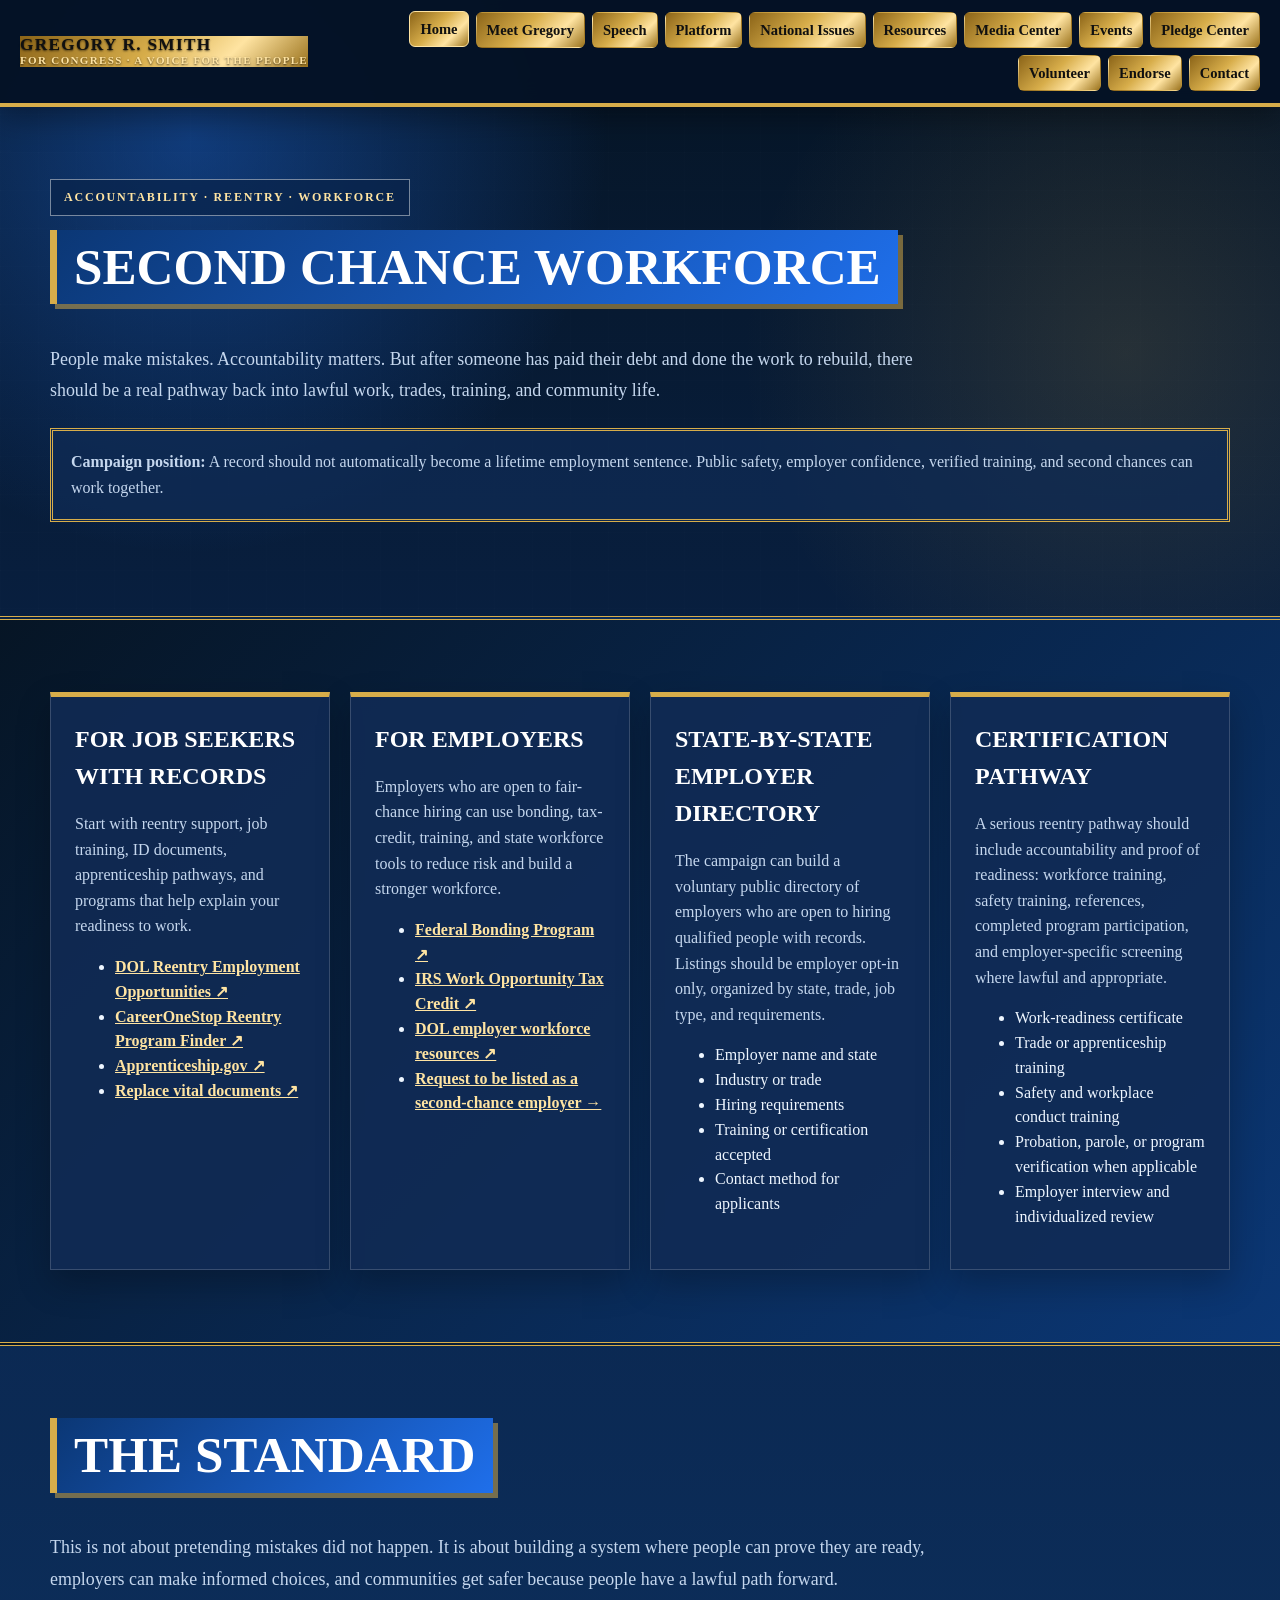
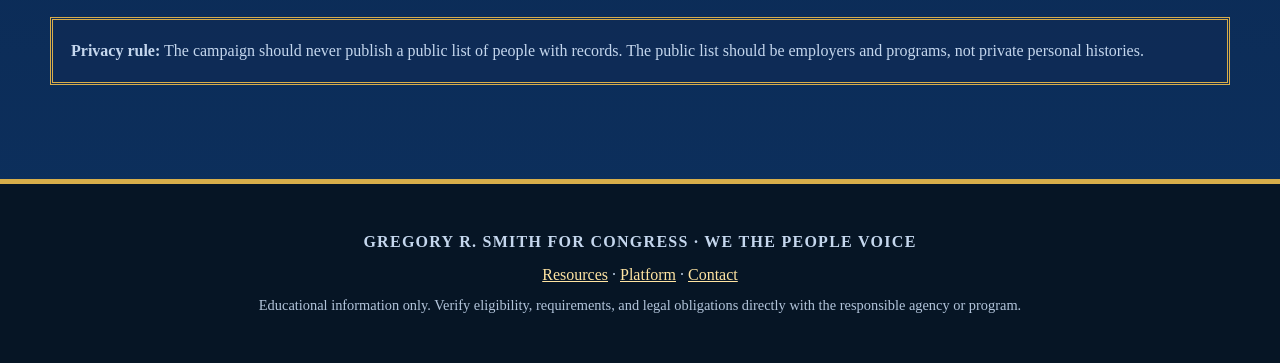
<file: second-chance.html>
<!DOCTYPE html>
<html lang="en">
<head>
  <meta charset="UTF-8">
  <meta name="viewport" content="width=device-width, initial-scale=1.0">
  <meta name="description" content="Second Chance Workforce and Reentry page for people with records, employers willing to hire, workforce certification, and official reentry resources.">
  <title>Second Chance Workforce | Gregory R. Smith for Congress</title>
  <link rel="stylesheet" href="/css/style.css">
</head>
<body>
<header>
  <div class="nav">
    <div class="brand">Gregory R. Smith</div>
    <nav class="menu" aria-label="Primary navigation">
      <a href="/index.html">Home</a>
      <a href="/priorities.html">Platform</a>
      <a href="/resources.html">Resources</a>
      <a href="/second-chance.html">Second Chance</a>
      <a href="/volunteer.html">Volunteer</a>
      <a href="/contact.html">Contact</a>
    </nav>
  </div>
</header>

<main>
  <section class="section hero-compact">
    <div class="wrap">
      <p class="eyebrow">Accountability · Reentry · Workforce</p>
      <h1 class="section-title">Second Chance Workforce</h1>
      <p class="lead">People make mistakes. Accountability matters. But after someone has paid their debt and done the work to rebuild, there should be a real pathway back into lawful work, trades, training, and community life.</p>
      <div class="notice"><strong>Campaign position:</strong> A record should not automatically become a lifetime employment sentence. Public safety, employer confidence, verified training, and second chances can work together.</div>
    </div>
  </section>

  <section class="section section-dark">
    <div class="wrap resource-grid">
      <article class="resource-card">
        <h2>For Job Seekers With Records</h2>
        <p>Start with reentry support, job training, ID documents, apprenticeship pathways, and programs that help explain your readiness to work.</p>
        <ul>
          <li><a href="https://www.dol.gov/agencies/eta/reentry" target="_blank" rel="noopener noreferrer">DOL Reentry Employment Opportunities ↗</a></li>
          <li><a href="https://www.careeronestop.org/LocalHelp/ReEmployment/find-reentry-programs.aspx" target="_blank" rel="noopener noreferrer">CareerOneStop Reentry Program Finder ↗</a></li>
          <li><a href="https://www.apprenticeship.gov/" target="_blank" rel="noopener noreferrer">Apprenticeship.gov ↗</a></li>
          <li><a href="https://www.usa.gov/replace-vital-documents" target="_blank" rel="noopener noreferrer">Replace vital documents ↗</a></li>
        </ul>
      </article>

      <article class="resource-card">
        <h2>For Employers</h2>
        <p>Employers who are open to fair-chance hiring can use bonding, tax-credit, training, and state workforce tools to reduce risk and build a stronger workforce.</p>
        <ul>
          <li><a href="https://bonds4jobs.com/" target="_blank" rel="noopener noreferrer">Federal Bonding Program ↗</a></li>
          <li><a href="https://www.irs.gov/businesses/small-businesses-self-employed/work-opportunity-tax-credit" target="_blank" rel="noopener noreferrer">IRS Work Opportunity Tax Credit ↗</a></li>
          <li><a href="https://www.dol.gov/agencies/eta/employers" target="_blank" rel="noopener noreferrer">DOL employer workforce resources ↗</a></li>
          <li><a href="mailto:gregoryrsmithforcongress@gmail.com?subject=Second%20Chance%20Employer%20Directory">Request to be listed as a second-chance employer →</a></li>
        </ul>
      </article>

      <article class="resource-card">
        <h2>State-by-State Employer Directory</h2>
        <p>The campaign can build a voluntary public directory of employers who are open to hiring qualified people with records. Listings should be employer opt-in only, organized by state, trade, job type, and requirements.</p>
        <ul>
          <li>Employer name and state</li>
          <li>Industry or trade</li>
          <li>Hiring requirements</li>
          <li>Training or certification accepted</li>
          <li>Contact method for applicants</li>
        </ul>
      </article>

      <article class="resource-card">
        <h2>Certification Pathway</h2>
        <p>A serious reentry pathway should include accountability and proof of readiness: workforce training, safety training, references, completed program participation, and employer-specific screening where lawful and appropriate.</p>
        <ul>
          <li>Work-readiness certificate</li>
          <li>Trade or apprenticeship training</li>
          <li>Safety and workplace conduct training</li>
          <li>Probation, parole, or program verification when applicable</li>
          <li>Employer interview and individualized review</li>
        </ul>
      </article>
    </div>
  </section>

  <section class="section">
    <div class="wrap">
      <h2 class="section-title">The Standard</h2>
      <p class="lead">This is not about pretending mistakes did not happen. It is about building a system where people can prove they are ready, employers can make informed choices, and communities get safer because people have a lawful path forward.</p>
      <div class="notice"><strong>Privacy rule:</strong> The campaign should never publish a public list of people with records. The public list should be employers and programs, not private personal histories.</div>
    </div>
  </section>
</main>

<footer class="footer">
  <p><strong>Gregory R. Smith for Congress · We The People Voice</strong></p>
  <p><a href="/resources.html">Resources</a> · <a href="/priorities.html">Platform</a> · <a href="/contact.html">Contact</a></p>
  <p class="small">Educational information only. Verify eligibility, requirements, and legal obligations directly with the responsible agency or program.</p>
</footer>
<script src="/js/main.js"></script>
</body>
</html>
</file>
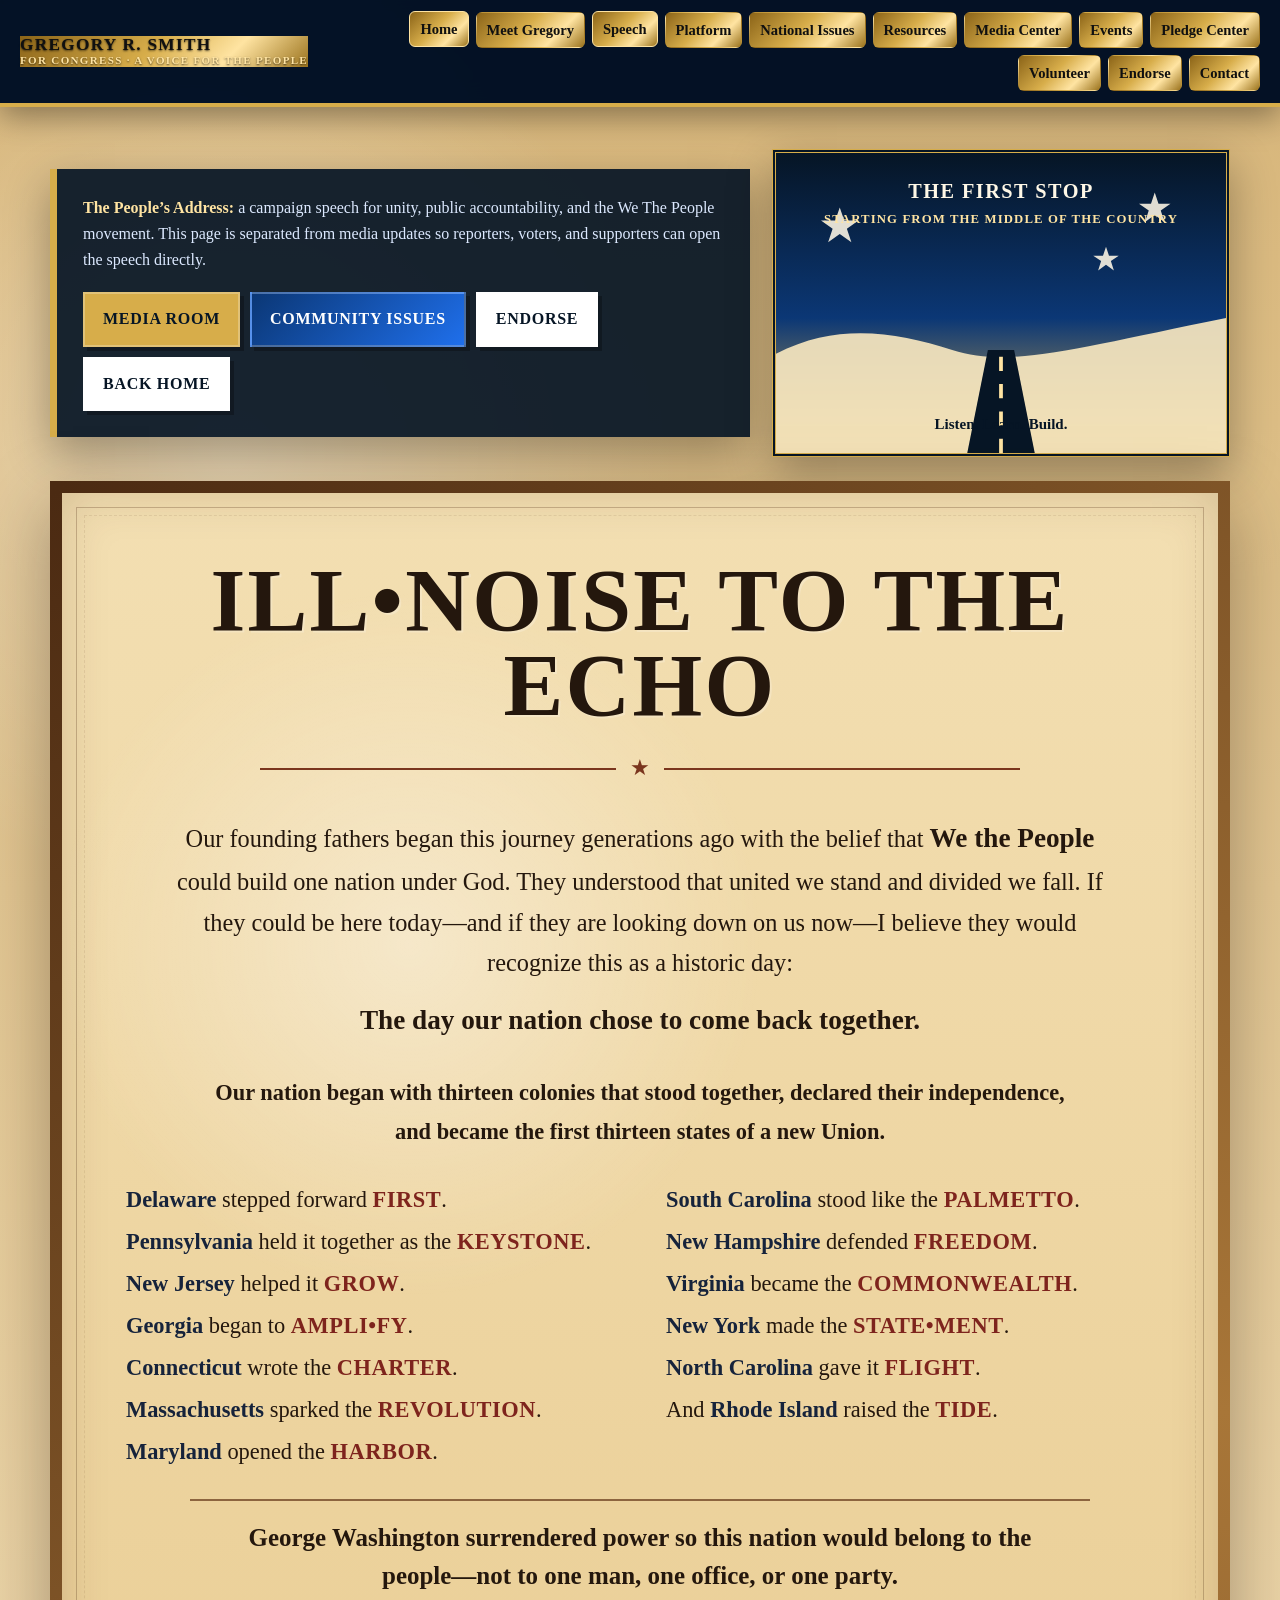
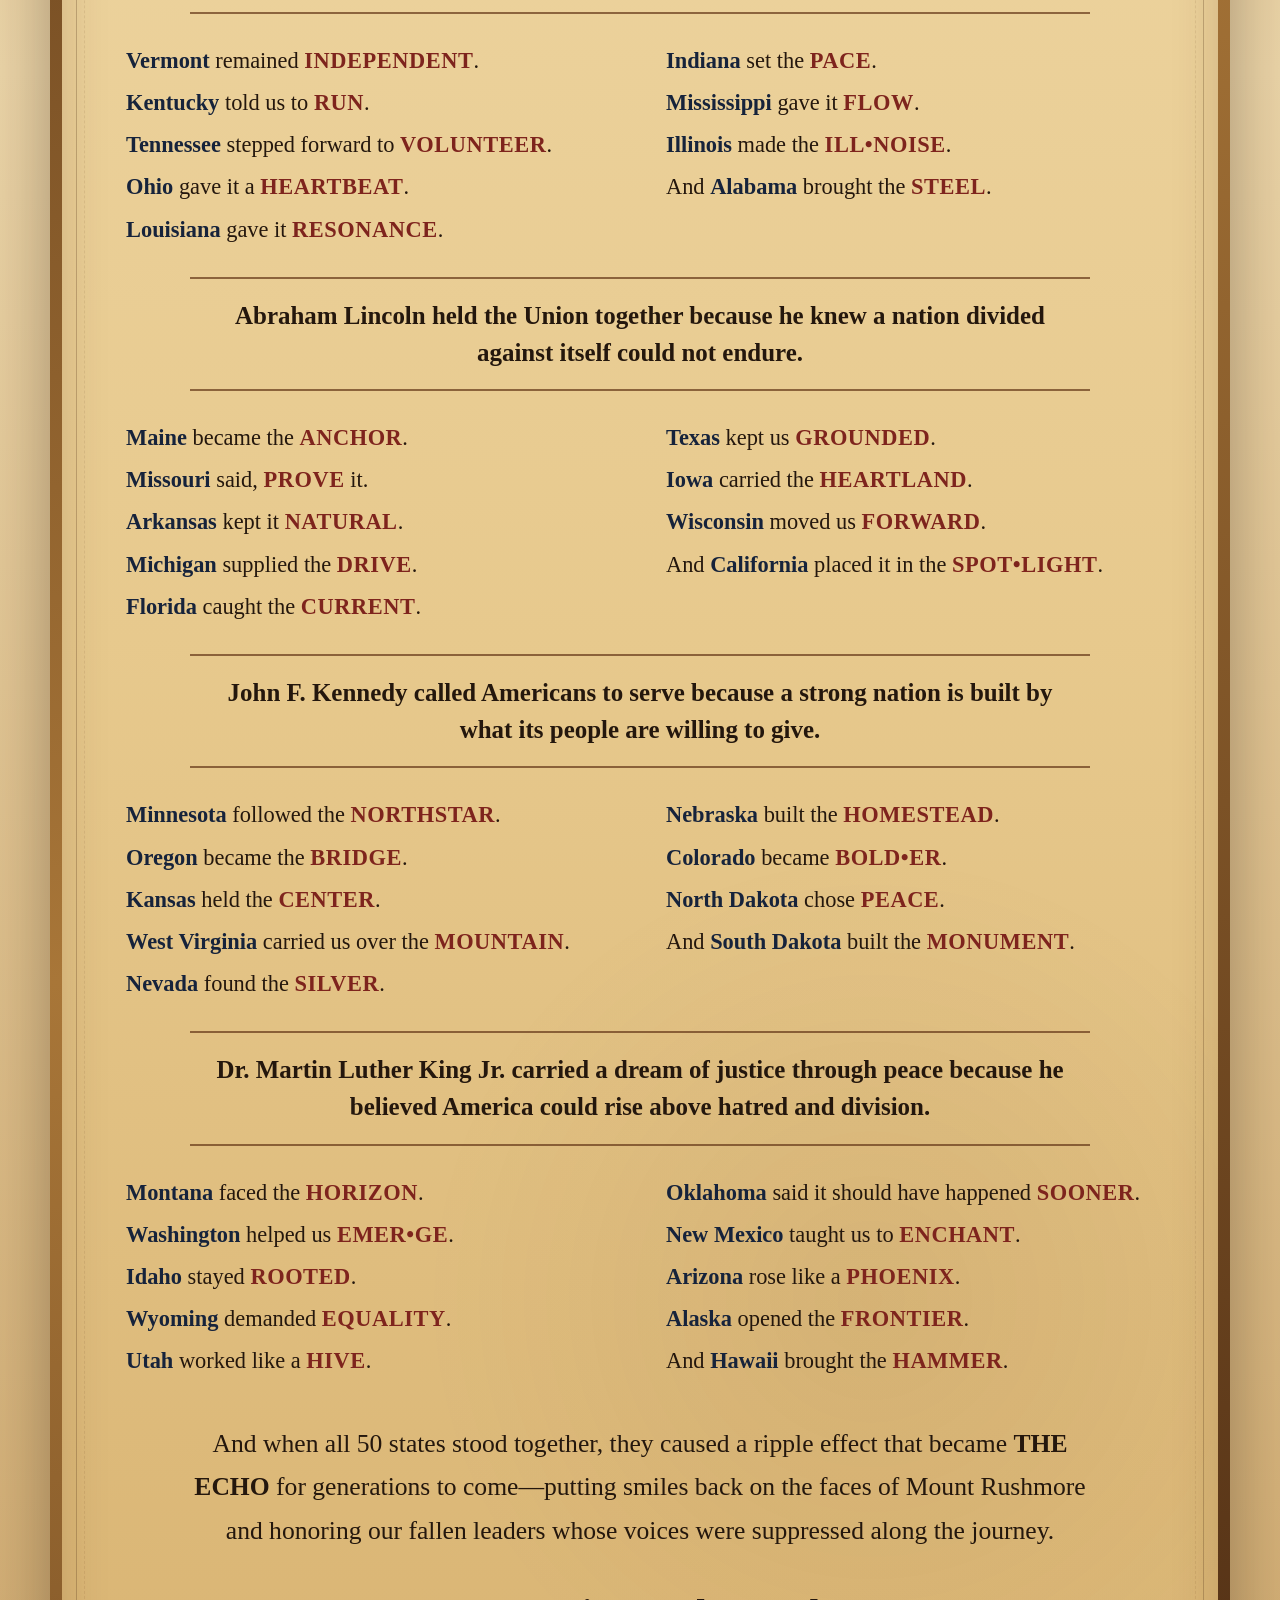
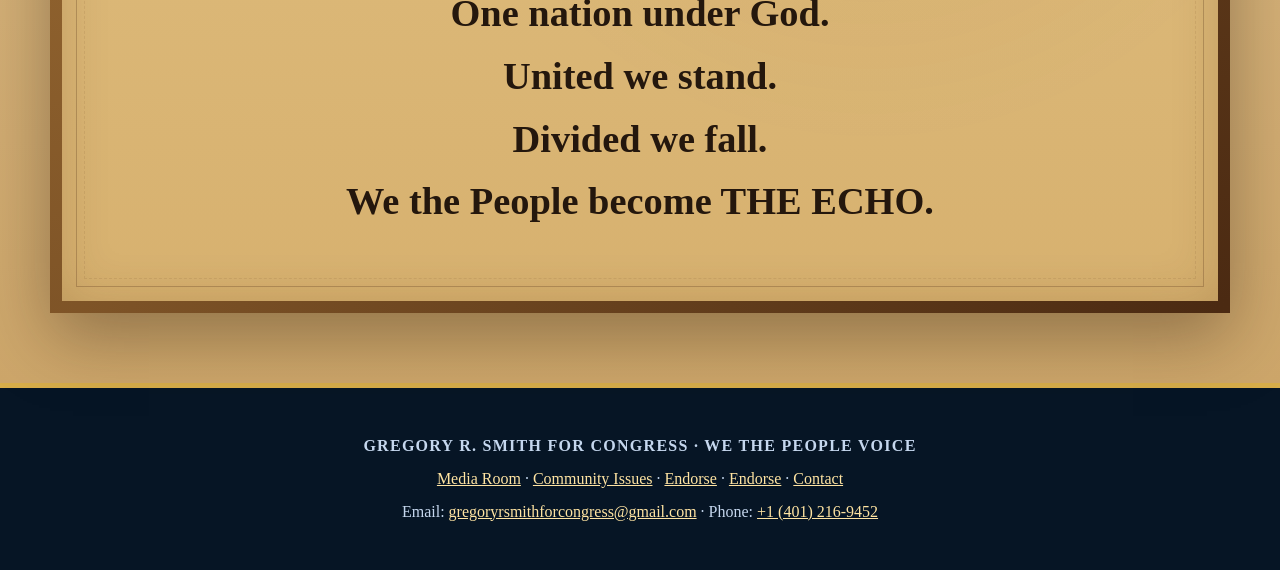
<file: speech.html>
<!DOCTYPE html>
<html lang="en">
<head>
  <meta charset="UTF-8">
  <meta name="viewport" content="width=device-width, initial-scale=1.0">
  <meta name="description" content="Ill•Noise to the Echo — Gregory R. Smith campaign speech and We The People address.">
  <title>Speech | ILL•NOISE TO THE ECHO | Gregory R. Smith</title>
  <link rel="stylesheet" href="/css/style.css">
  <style>
    .speech-page{padding:42px 0 70px;background:radial-gradient(circle at 18% 10%,rgba(255,255,255,.36),transparent 28rem),linear-gradient(180deg,#d8b77c 0%,#ecd5a8 45%,#cda66a 100%)}
    .speech-hero{width:min(1180px,calc(100% - 28px));margin:0 auto 24px;display:grid;grid-template-columns:minmax(0,1.1fr) minmax(280px,.72fr);gap:22px;align-items:center;color:#fff}.speech-hero-copy{padding:26px;background:rgba(6,21,37,.92);border-left:7px solid #d7ad4a;box-shadow:0 16px 42px rgba(0,0,0,.32)}.speech-hero-copy p{margin:0;color:#dce9ff;line-height:1.65}.speech-hero-copy strong{color:#ffe4a2}.speech-hero img{width:100%;border:4px double #d7ad4a;box-shadow:0 16px 42px rgba(0,0,0,.32);background:#061525}.speech-actions{display:flex;flex-wrap:wrap;gap:10px;margin-top:18px}.speech-sheet{width:min(1180px,calc(100% - 28px));margin:0 auto;padding:clamp(30px,5vw,72px);color:#24170d;background:radial-gradient(circle at 30% 15%,rgba(255,255,255,.38),transparent 22rem),radial-gradient(circle at 70% 80%,rgba(103,61,21,.08),transparent 28rem),linear-gradient(180deg,#f3dfb2,#e7c98d 58%,#d7b16f);border:12px solid #6f451f;border-image:linear-gradient(135deg,#4b2a12,#a87638,#4b2a12) 1;box-shadow:0 24px 65px rgba(31,18,8,.35),inset 0 0 48px rgba(77,43,16,.18);position:relative}.speech-sheet::before,.speech-sheet::after{content:"";position:absolute;inset:14px;border:1px solid rgba(82,49,22,.28);pointer-events:none}.speech-sheet::after{inset:22px;border-style:dashed;opacity:.35}.speech-title{margin:0;text-align:center;color:#24170d;font-size:clamp(2.7rem,7vw,6.3rem);line-height:.95;letter-spacing:.025em;text-transform:uppercase;text-shadow:2px 2px 0 rgba(255,255,255,.22)}.speech-divider{display:flex;align-items:center;gap:14px;margin:24px auto 30px;max-width:760px;color:#7a351d;font-size:1.4rem}.speech-divider::before,.speech-divider::after{content:"";height:2px;flex:1;background:#7a351d}.speech-copy{max-width:1030px;margin:0 auto;font-size:clamp(1.2rem,1.75vw,1.55rem);line-height:1.72}.speech-opening{max-width:940px;margin:0 auto 30px;text-align:center;font-size:clamp(1.25rem,1.9vw,1.65rem);line-height:1.68}.speech-opening strong{display:block;margin-top:14px;font-size:1.12em}.speech-intro{max-width:880px;margin:0 auto 32px;text-align:center;font-weight:700}.state-group{columns:2 390px;column-gap:52px;margin:0 0 30px}.state-line{break-inside:avoid;margin:0 0 8px;line-height:1.52}.state-line .state{font-weight:900;color:#16233b}.state-line .power{font-weight:900;color:#7e241d;letter-spacing:.025em}.transition{max-width:900px;margin:30px auto;padding:18px 22px;text-align:center;font-weight:900;font-size:clamp(1.28rem,1.95vw,1.68rem);line-height:1.5;border-block:2px solid rgba(100,55,23,.7)}.speech-closing{max-width:900px;margin:36px auto 0;text-align:center;font-size:clamp(1.3rem,2vw,1.75rem);line-height:1.7}.final-lines{margin-top:34px;font-size:clamp(1.65rem,3vw,2.5rem);line-height:1.45;font-weight:900}.final-lines p{margin:7px 0}
    @media(max-width:800px){.speech-hero{grid-template-columns:1fr}.speech-page{padding:18px 0 36px}.speech-sheet{width:min(100% - 12px,1180px);padding:34px 22px;border-width:7px}.speech-copy{font-size:1.22rem;line-height:1.66}.speech-opening,.speech-intro,.speech-closing{text-align:left}.state-group{columns:1;margin-bottom:24px}.state-line{margin-bottom:11px}.transition{font-size:1.25rem;padding:16px 10px}.final-lines{text-align:center;font-size:1.8rem}}
    @media print{header,.footer,.speech-hero{display:none!important}.speech-page{padding:0;background:#fff}.speech-sheet{width:100%;margin:0;padding:.55in;border:0;box-shadow:none;background:#fff}.speech-copy{font-size:14pt;line-height:1.45}.speech-title{font-size:35pt}.state-group{columns:2}}
  </style>
</head>
<body>
<header>
  <div class="nav">
    <div class="brand"><a href="/index.html"><span>Gregory R. Smith</span><small>For Congress · We The People Voice</small></a></div>
    <nav class="menu" aria-label="Primary navigation"><a href="/index.html">Home</a><a href="/about.html">Meet Gregory</a><a href="/priorities.html">Platform</a><a href="/community-issues.html">Community Issues</a><a href="/media.html">Newsroom</a><a href="/volunteer.html">Volunteer</a><a href="/endorsement.html">Endorse</a><a href="/contribution.html">Contribute</a><a href="/contact.html">Contact</a></nav>
  </div>
</header>

<main class="speech-page">
  <section class="speech-hero" aria-label="Speech introduction">
    <div class="speech-hero-copy">
      <p><strong>The People’s Address:</strong> a campaign speech for unity, public accountability, and the We The People movement. This page is separated from media updates so reporters, voters, and supporters can open the speech directly.</p>
      <div class="speech-actions"><a class="btn gold" href="/media.html">Media Room</a><a class="btn" href="/community-issues.html">Community Issues</a><a class="btn light" href="/endorsement.html">Endorse</a><a class="btn light" href="/index.html">Back Home</a></div>
    </div>
    <img src="/assets/images/campaign-road.svg" alt="Campaign road artwork for The People’s Address">
  </section>

  <article class="speech-sheet" aria-labelledby="speech-title">
    <h1 class="speech-title" id="speech-title">ILL•NOISE TO THE ECHO</h1>
    <div class="speech-divider" aria-hidden="true">★</div>
    <div class="speech-copy">
      <p class="speech-opening">Our founding fathers began this journey generations ago with the belief that <strong style="display:inline">We the People</strong> could build one nation under God. They understood that united we stand and divided we fall. If they could be here today—and if they are looking down on us now—I believe they would recognize this as a historic day:<strong>The day our nation chose to come back together.</strong></p>
      <p class="speech-intro">Our nation began with thirteen colonies that stood together, declared their independence, and became the first thirteen states of a new Union.</p>
      <section class="state-group" aria-label="The original thirteen states"><p class="state-line"><span class="state">Delaware</span> stepped forward <span class="power">FIRST</span>.</p><p class="state-line"><span class="state">Pennsylvania</span> held it together as the <span class="power">KEYSTONE</span>.</p><p class="state-line"><span class="state">New Jersey</span> helped it <span class="power">GROW</span>.</p><p class="state-line"><span class="state">Georgia</span> began to <span class="power">AMPLI•FY</span>.</p><p class="state-line"><span class="state">Connecticut</span> wrote the <span class="power">CHARTER</span>.</p><p class="state-line"><span class="state">Massachusetts</span> sparked the <span class="power">REVOLUTION</span>.</p><p class="state-line"><span class="state">Maryland</span> opened the <span class="power">HARBOR</span>.</p><p class="state-line"><span class="state">South Carolina</span> stood like the <span class="power">PALMETTO</span>.</p><p class="state-line"><span class="state">New Hampshire</span> defended <span class="power">FREEDOM</span>.</p><p class="state-line"><span class="state">Virginia</span> became the <span class="power">COMMONWEALTH</span>.</p><p class="state-line"><span class="state">New York</span> made the <span class="power">STATE•MENT</span>.</p><p class="state-line"><span class="state">North Carolina</span> gave it <span class="power">FLIGHT</span>.</p><p class="state-line">And <span class="state">Rhode Island</span> raised the <span class="power">TIDE</span>.</p></section>
      <p class="transition">George Washington surrendered power so this nation would belong to the people—not to one man, one office, or one party.</p>
      <section class="state-group" aria-label="States fourteen through twenty-two"><p class="state-line"><span class="state">Vermont</span> remained <span class="power">INDEPENDENT</span>.</p><p class="state-line"><span class="state">Kentucky</span> told us to <span class="power">RUN</span>.</p><p class="state-line"><span class="state">Tennessee</span> stepped forward to <span class="power">VOLUNTEER</span>.</p><p class="state-line"><span class="state">Ohio</span> gave it a <span class="power">HEARTBEAT</span>.</p><p class="state-line"><span class="state">Louisiana</span> gave it <span class="power">RESONANCE</span>.</p><p class="state-line"><span class="state">Indiana</span> set the <span class="power">PACE</span>.</p><p class="state-line"><span class="state">Mississippi</span> gave it <span class="power">FLOW</span>.</p><p class="state-line"><span class="state">Illinois</span> made the <span class="power">ILL•NOISE</span>.</p><p class="state-line">And <span class="state">Alabama</span> brought the <span class="power">STEEL</span>.</p></section>
      <p class="transition">Abraham Lincoln held the Union together because he knew a nation divided against itself could not endure.</p>
      <section class="state-group" aria-label="States twenty-three through thirty-one"><p class="state-line"><span class="state">Maine</span> became the <span class="power">ANCHOR</span>.</p><p class="state-line"><span class="state">Missouri</span> said, <span class="power">PROVE</span> it.</p><p class="state-line"><span class="state">Arkansas</span> kept it <span class="power">NATURAL</span>.</p><p class="state-line"><span class="state">Michigan</span> supplied the <span class="power">DRIVE</span>.</p><p class="state-line"><span class="state">Florida</span> caught the <span class="power">CURRENT</span>.</p><p class="state-line"><span class="state">Texas</span> kept us <span class="power">GROUNDED</span>.</p><p class="state-line"><span class="state">Iowa</span> carried the <span class="power">HEARTLAND</span>.</p><p class="state-line"><span class="state">Wisconsin</span> moved us <span class="power">FORWARD</span>.</p><p class="state-line">And <span class="state">California</span> placed it in the <span class="power">SPOT•LIGHT</span>.</p></section>
      <p class="transition">John F. Kennedy called Americans to serve because a strong nation is built by what its people are willing to give.</p>
      <section class="state-group" aria-label="States thirty-two through forty"><p class="state-line"><span class="state">Minnesota</span> followed the <span class="power">NORTHSTAR</span>.</p><p class="state-line"><span class="state">Oregon</span> became the <span class="power">BRIDGE</span>.</p><p class="state-line"><span class="state">Kansas</span> held the <span class="power">CENTER</span>.</p><p class="state-line"><span class="state">West Virginia</span> carried us over the <span class="power">MOUNTAIN</span>.</p><p class="state-line"><span class="state">Nevada</span> found the <span class="power">SILVER</span>.</p><p class="state-line"><span class="state">Nebraska</span> built the <span class="power">HOMESTEAD</span>.</p><p class="state-line"><span class="state">Colorado</span> became <span class="power">BOLD•ER</span>.</p><p class="state-line"><span class="state">North Dakota</span> chose <span class="power">PEACE</span>.</p><p class="state-line">And <span class="state">South Dakota</span> built the <span class="power">MONUMENT</span>.</p></section>
      <p class="transition">Dr. Martin Luther King Jr. carried a dream of justice through peace because he believed America could rise above hatred and division.</p>
      <section class="state-group" aria-label="The final ten states"><p class="state-line"><span class="state">Montana</span> faced the <span class="power">HORIZON</span>.</p><p class="state-line"><span class="state">Washington</span> helped us <span class="power">EMER•GE</span>.</p><p class="state-line"><span class="state">Idaho</span> stayed <span class="power">ROOTED</span>.</p><p class="state-line"><span class="state">Wyoming</span> demanded <span class="power">EQUALITY</span>.</p><p class="state-line"><span class="state">Utah</span> worked like a <span class="power">HIVE</span>.</p><p class="state-line"><span class="state">Oklahoma</span> said it should have happened <span class="power">SOONER</span>.</p><p class="state-line"><span class="state">New Mexico</span> taught us to <span class="power">ENCHANT</span>.</p><p class="state-line"><span class="state">Arizona</span> rose like a <span class="power">PHOENIX</span>.</p><p class="state-line"><span class="state">Alaska</span> opened the <span class="power">FRONTIER</span>.</p><p class="state-line">And <span class="state">Hawaii</span> brought the <span class="power">HAMMER</span>.</p></section>
      <div class="speech-closing"><p>And when all 50 states stood together, they caused a ripple effect that became <strong>THE ECHO</strong> for generations to come—putting smiles back on the faces of Mount Rushmore and honoring our fallen leaders whose voices were suppressed along the journey.</p><div class="final-lines"><p>One nation under God.</p><p>United we stand.</p><p>Divided we fall.</p><p>We the People become <span class="power">THE ECHO</span>.</p></div></div>
    </div>
  </article>
</main>
<footer class="footer"><p><strong>Gregory R. Smith for Congress · We The People Voice</strong></p><p><a href="/media.html">Media Room</a> · <a href="/community-issues.html">Community Issues</a> · <a href="/endorsement.html">Endorse</a> · <a href="/contribution.html">Contribute</a> · <a href="/contact.html">Contact</a></p><p>Email: <a href="mailto:gregoryrsmithforcongress@gmail.com">gregoryrsmithforcongress@gmail.com</a> · Phone: <a href="tel:+14012169452">+1 (401) 216-9452</a></p></footer>
<script src="/js/main.js"></script>
</body>
</html>
</file>
<file: css/style.css>
:root{--ink:#eef6ff;--muted:#c5d7ee;--blue:#1f6feb;--blue2:#0b3775;--navy:#06162e;--navy2:#09234a;--gold:#d7ad4a;--gold2:#ffe4a2;--line:#3f78c7;--white:#fff;--shadow:0 22px 60px rgba(0,0,0,.34)}*{box-sizing:border-box}html{scroll-behavior:smooth}body{margin:0;min-height:100vh;font-family:Georgia,'Times New Roman',serif;line-height:1.55;color:var(--ink);background:radial-gradient(circle at 15% 7%,rgba(31,111,235,.42),transparent 26rem),radial-gradient(circle at 88% 18%,rgba(215,173,74,.15),transparent 24rem),linear-gradient(180deg,var(--navy) 0%,var(--navy2) 45%,#0d315f 100%)}body:before{content:"";position:fixed;inset:0;z-index:-1;pointer-events:none;opacity:.22;background-image:linear-gradient(90deg,rgba(255,255,255,.05) 1px,transparent 1px),linear-gradient(rgba(255,255,255,.05) 1px,transparent 1px);background-size:38px 38px}img{max-width:100%;display:block}a{color:var(--gold2)}a:focus-visible,button:focus-visible,input:focus-visible,textarea:focus-visible,select:focus-visible{outline:3px solid var(--gold);outline-offset:3px}.wrap{width:min(1180px,calc(100% - 40px));margin-inline:auto}header{position:sticky;top:0;z-index:50;background:rgba(5,18,38,.97);border-bottom:4px solid var(--gold);box-shadow:0 9px 30px rgba(0,0,0,.38);backdrop-filter:blur(14px)}.nav{width:min(1280px,100%);margin:auto;padding:12px 20px;display:grid;grid-template-columns:auto minmax(0,1fr);align-items:center;gap:24px}.brand{min-width:250px}.brand a{display:grid;gap:1px;color:var(--white);text-decoration:none;text-transform:uppercase;letter-spacing:.08em;line-height:1.05;text-shadow:0 1px 2px rgba(0,0,0,.65)}.brand span{font-weight:900;font-size:1.08rem}.brand small{color:var(--gold2);font-size:.69rem;letter-spacing:.12em;font-weight:700}.menu{display:flex;flex-wrap:wrap;justify-content:flex-end;gap:7px}.menu a{color:var(--white);text-decoration:none;font-weight:800;padding:9px 10px;border-radius:6px;border:1px solid transparent;font-size:.91rem;line-height:1.1;transition:.18s ease}.menu a:hover,.menu a[aria-current="page"]{color:var(--navy);background:var(--gold);border-color:var(--gold2);transform:translateY(-1px)}.menu-toggle{display:none;appearance:none;border:1px solid rgba(255,255,255,.45);border-radius:6px;background:rgba(31,111,235,.22);color:var(--white);font:800 .9rem Georgia,'Times New Roman',serif;text-transform:uppercase;letter-spacing:.08em;padding:9px 13px}.section{padding:72px 0}.section-tight{padding:46px 0}.section-dark{background:linear-gradient(135deg,var(--navy),var(--blue2));color:var(--white);border-block:4px double var(--gold)}.section-cream{background:rgba(16,43,85,.58);border-block:1px solid rgba(255,255,255,.15)}.eyebrow,.kicker{display:inline-block;margin:0 0 14px;padding:8px 13px;border:1px solid rgba(255,255,255,.45);color:var(--gold2);background:rgba(9,35,74,.72);text-transform:uppercase;letter-spacing:.15em;font-size:.75rem;font-weight:900}.section-title{display:inline-block;margin:0 0 22px;padding:11px 17px;color:var(--white);background:linear-gradient(135deg,var(--blue2),var(--blue));border-left:7px solid var(--gold);box-shadow:5px 5px 0 rgba(215,173,74,.52);font-size:clamp(2rem,4vw,3.45rem);line-height:1.02;text-transform:uppercase}.section-dark .section-title{background:var(--white);color:var(--navy)}.lead{max-width:880px;font-size:1.12rem;line-height:1.75;color:var(--muted)}.small{font-size:.9rem;line-height:1.5;opacity:.9}.campaign-hero{position:relative;overflow:hidden;padding:88px 0 74px;border-bottom:4px double var(--line);background:linear-gradient(135deg,rgba(255,255,255,.08),transparent 38%),radial-gradient(circle at 82% 25%,rgba(215,173,74,.16),transparent 22rem),linear-gradient(180deg,#082044 0%,#0e3466 100%)}.campaign-hero:after{content:"";position:absolute;right:-8%;bottom:-50%;width:520px;height:520px;border-radius:50%;border:76px solid rgba(215,173,74,.1);pointer-events:none}.campaign-grid{display:grid;grid-template-columns:minmax(0,1.35fr) minmax(280px,.65fr);align-items:center;gap:56px}.campaign-copy{position:relative;z-index:1;padding:32px;background:rgba(6,22,46,.68);border:1px solid rgba(255,255,255,.18);border-left:6px solid var(--gold);box-shadow:var(--shadow)}.campaign-name{margin:0;color:var(--white);font-size:clamp(3.4rem,8vw,7.1rem);line-height:.84;letter-spacing:.025em;text-transform:uppercase;text-shadow:4px 4px 0 rgba(31,111,235,.45),0 0 28px rgba(255,255,255,.12)}.campaign-office{display:block;margin:18px 0 22px;color:var(--gold2);font-size:clamp(1.25rem,2.7vw,2rem);font-weight:900;letter-spacing:.16em;text-transform:uppercase}.campaign-quote{max-width:800px;margin:0 0 18px;padding-left:22px;border-left:7px solid var(--gold);color:var(--white);font-size:clamp(1.35rem,2.8vw,2.1rem);font-weight:900;line-height:1.3}.campaign-intro{max-width:780px;margin:0;font-size:1.12rem;line-height:1.72;color:var(--muted)}.candidate-panel{position:relative;min-height:430px;padding:34px 28px;display:flex;flex-direction:column;align-items:center;justify-content:center;text-align:center;color:var(--white);background:linear-gradient(145deg,rgba(255,255,255,.08),transparent 40%),linear-gradient(180deg,#143968,var(--navy));border:4px double var(--gold);box-shadow:var(--shadow)}.candidate-panel:before,.candidate-panel:after{content:"";position:absolute;left:16px;right:16px;height:7px;background:var(--blue)}.candidate-panel:before{top:16px}.candidate-panel:after{bottom:16px}.candidate-seal{width:176px;aspect-ratio:1;display:grid;place-items:center;margin-bottom:22px;border:4px solid var(--gold);outline:8px double rgba(255,255,255,.23);border-radius:50%;color:var(--gold2);background:radial-gradient(circle,var(--blue2),var(--navy));font-size:3rem;font-weight:900;letter-spacing:.08em;box-shadow:inset 0 0 0 9px rgba(215,173,74,.08),0 16px 34px rgba(0,0,0,.35)}.candidate-panel h2{margin:0;color:var(--white);font-size:1.8rem;text-transform:uppercase;letter-spacing:.06em}.candidate-panel p{margin:9px 0 0;color:var(--gold2);font-weight:700}.hero-actions,.btns{display:flex;flex-wrap:wrap;gap:12px;margin-top:28px}.btns{justify-content:center}.btns.left{justify-content:flex-start}.btn{display:inline-block;padding:13px 18px;border:2px solid rgba(255,255,255,.25);color:var(--white);background:linear-gradient(135deg,var(--blue2),var(--blue));text-decoration:none;font-weight:900;text-transform:uppercase;letter-spacing:.045em;box-shadow:4px 4px 0 rgba(0,0,0,.28);transition:.18s ease;cursor:pointer}.btn:hover{transform:translate(-2px,-2px);box-shadow:7px 7px 0 rgba(0,0,0,.32);filter:brightness(1.08)}.btn.red,.btn.green{background:linear-gradient(135deg,var(--blue2),var(--blue))}.btn.light{background:#fff;color:var(--navy)}.btn.gold{background:var(--gold);color:var(--navy)}.campaign-strip{color:var(--white);background:var(--navy);border-bottom:3px solid var(--gold)}.campaign-strip .wrap{display:grid;grid-template-columns:repeat(3,1fr);gap:1px;background:rgba(255,255,255,.2)}.campaign-strip div{padding:16px 18px;text-align:center;background:linear-gradient(135deg,var(--blue2),var(--navy));font-weight:900;text-transform:uppercase;letter-spacing:.05em}.grid{display:grid;grid-template-columns:repeat(12,1fr);gap:20px}.card{grid-column:span 4;padding:24px;color:var(--ink);background:rgba(16,43,85,.88);border:1px solid rgba(255,255,255,.17);border-top:5px solid var(--gold);box-shadow:0 14px 34px rgba(0,0,0,.24)}.card.wide{grid-column:span 8}.card.half{grid-column:span 6}.card.full{grid-column:1/-1}.card h2,.card h3{margin:0 0 10px;color:var(--white);text-transform:uppercase;font-weight:900;line-height:1.15}.card p{line-height:1.65;color:var(--muted)}.card-number{display:block;margin-bottom:12px;color:var(--gold);font-size:2.2rem;font-weight:900}.resource-grid,.team-grid,.standards-grid,.priority-preview,.bubble-grid{display:grid;grid-template-columns:repeat(auto-fit,minmax(235px,1fr));gap:20px}.resource-card,.team-card,.priority-card,.bubble{position:relative;padding:24px;color:var(--ink);background:rgba(16,43,85,.88);border:1px solid rgba(255,255,255,.17);border-top:5px solid var(--gold);box-shadow:0 14px 32px rgba(0,0,0,.24)}.bubble{display:grid;gap:8px;min-height:155px;text-decoration:none;align-content:center;border-radius:18px;transition:.18s ease}.bubble:hover{transform:translateY(-4px);filter:brightness(1.08);box-shadow:0 22px 46px rgba(0,0,0,.34)}.bubble strong{color:var(--white);font-size:1.35rem;text-transform:uppercase;letter-spacing:.04em}.bubble span{color:var(--muted)}.bubble.red,.bubble.green,.bubble.gold,.bubble.blue{background:linear-gradient(135deg,var(--blue2),var(--blue));border-color:rgba(215,173,74,.55)}.resource-card h2,.resource-card h3,.team-card h2,.team-card h3,.priority-card h3{margin:0 0 9px;color:var(--white);font-weight:900;text-transform:uppercase}.resource-card p,.team-card p,.priority-card p{line-height:1.6;color:var(--muted)}.resource-card a,.team-card a,.priority-card a,.text-link{font-weight:900;color:var(--gold2)}.priority-card span{display:inline-block;margin-bottom:10px;color:var(--gold);font-size:1.75rem;font-weight:900}.role{font-weight:900;text-transform:uppercase;letter-spacing:.05em;color:var(--gold2)}.priority-list{display:grid;gap:16px}.priority-list article{display:grid;grid-template-columns:76px 1fr;gap:18px;padding:22px;background:rgba(16,43,85,.84);border:1px solid rgba(255,255,255,.17);border-left:6px solid var(--gold)}.priority-list span{font-size:2rem;font-weight:900;color:var(--gold)}.priority-list h2{margin:0 0 6px;color:var(--white);font-weight:900}.priority-list p{margin:0;line-height:1.6;color:var(--muted)}.route{display:grid;grid-template-columns:repeat(auto-fit,minmax(190px,1fr));gap:14px;margin-top:22px}.pin{position:relative;min-height:132px;padding:17px;overflow:hidden;border:2px solid rgba(255,255,255,.18);background:linear-gradient(180deg,#143968,var(--navy));box-shadow:0 10px 24px rgba(0,0,0,.23)}.pin:before{content:"✦";position:absolute;right:12px;top:6px;color:var(--gold);font-size:2rem}.pin strong{display:block;font-size:1.3rem;color:var(--gold2);letter-spacing:.04em}.pin span{display:block;margin-bottom:7px;font-weight:900;color:var(--white)}.pin a{font-weight:900;color:var(--gold2)}.quote-panel{padding:32px;border:4px double var(--gold);background:rgba(16,43,85,.82);box-shadow:var(--shadow)}.quote-panel blockquote{margin:0;color:var(--white);font-size:clamp(1.35rem,3vw,2.2rem);font-weight:900;line-height:1.35}.quote-panel cite{display:block;margin-top:16px;color:var(--gold2);font-style:normal;font-weight:900;text-transform:uppercase;letter-spacing:.08em}.notice{margin:22px 0;padding:18px;border:3px double var(--gold);background:rgba(16,43,85,.72);line-height:1.6;color:var(--muted)}.crisis-box{margin-top:24px;padding:22px;border:4px solid var(--gold);background:rgba(16,43,85,.9);box-shadow:6px 6px 0 rgba(0,0,0,.2)}.crisis-box h2{margin-top:0;color:var(--gold2)}.status{display:inline-block;margin-top:8px;padding:5px 9px;border:1px solid var(--gold);background:rgba(215,173,74,.12);color:var(--gold2);font-weight:900}.form{display:grid;gap:12px;margin-top:16px}input,textarea,select{width:100%;padding:13px;border:2px solid rgba(255,255,255,.28);background:#fff;color:#071a31;font:inherit}textarea{min-height:130px}.footer{padding:38px 20px;color:var(--white);background:var(--navy);text-align:center;border-top:5px solid var(--gold)}.footer p{max-width:900px;margin:8px auto;color:var(--muted)}.footer a{color:var(--gold2)}.footer strong{text-transform:uppercase;letter-spacing:.08em}@media(max-width:1050px){.nav{grid-template-columns:1fr auto;gap:12px}.menu-toggle{display:block}.menu{display:none;grid-column:1/-1;grid-template-columns:repeat(3,minmax(0,1fr));padding-top:10px}.menu.is-open{display:grid}.menu a{text-align:center;border-color:rgba(255,255,255,.22);background:rgba(255,255,255,.05);padding:12px 8px}.campaign-grid{grid-template-columns:1fr;gap:34px}.candidate-panel{min-height:340px;max-width:620px;width:100%;margin:auto}}@media(max-width:760px){.wrap{width:min(100% - 28px,1180px)}.section{padding:54px 0}.campaign-hero{padding:60px 0 52px}.campaign-strip .wrap{grid-template-columns:1fr}.campaign-strip div+div{border-top:1px solid rgba(255,255,255,.25)}.card,.card.wide,.card.half{grid-column:1/-1}.priority-list article{grid-template-columns:52px 1fr}.section-title{font-size:clamp(1.75rem,9vw,2.55rem)}}@media(max-width:560px){.nav{padding:11px 13px}.brand{min-width:0}.brand span{font-size:.94rem}.brand small{font-size:.6rem}.menu{grid-template-columns:repeat(2,minmax(0,1fr));max-height:64vh;overflow:auto}.menu a{font-size:.88rem}.campaign-copy{padding:24px 18px}.campaign-name{font-size:clamp(3rem,18vw,4.7rem)}.campaign-office{letter-spacing:.1em}.hero-actions,.btns{display:grid}.btn{width:100%;text-align:center}.candidate-panel{min-height:310px;padding:28px 20px}.candidate-seal{width:145px;font-size:2.4rem}.resource-grid,.team-grid,.standards-grid,.priority-preview,.bubble-grid{grid-template-columns:1fr}.priority-list article{grid-template-columns:1fr}.priority-list span{font-size:1.5rem}}
</file>
